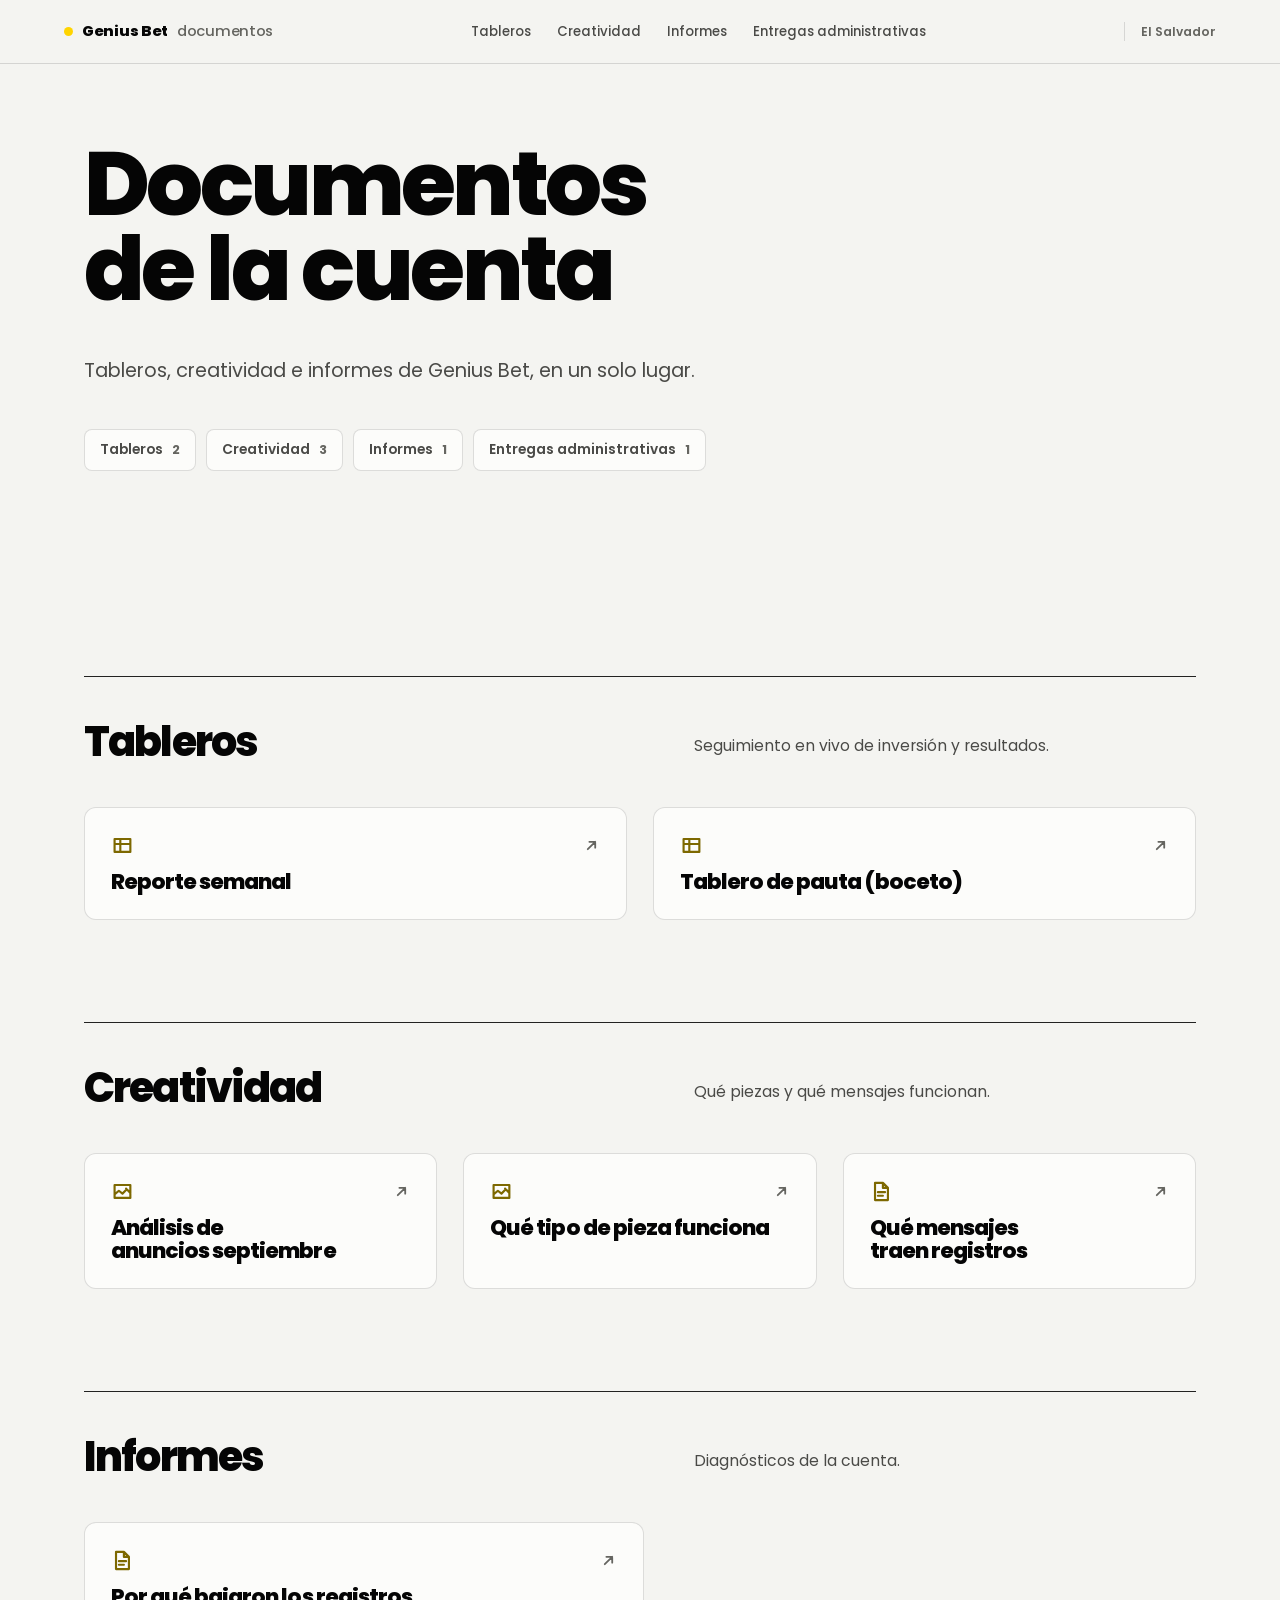
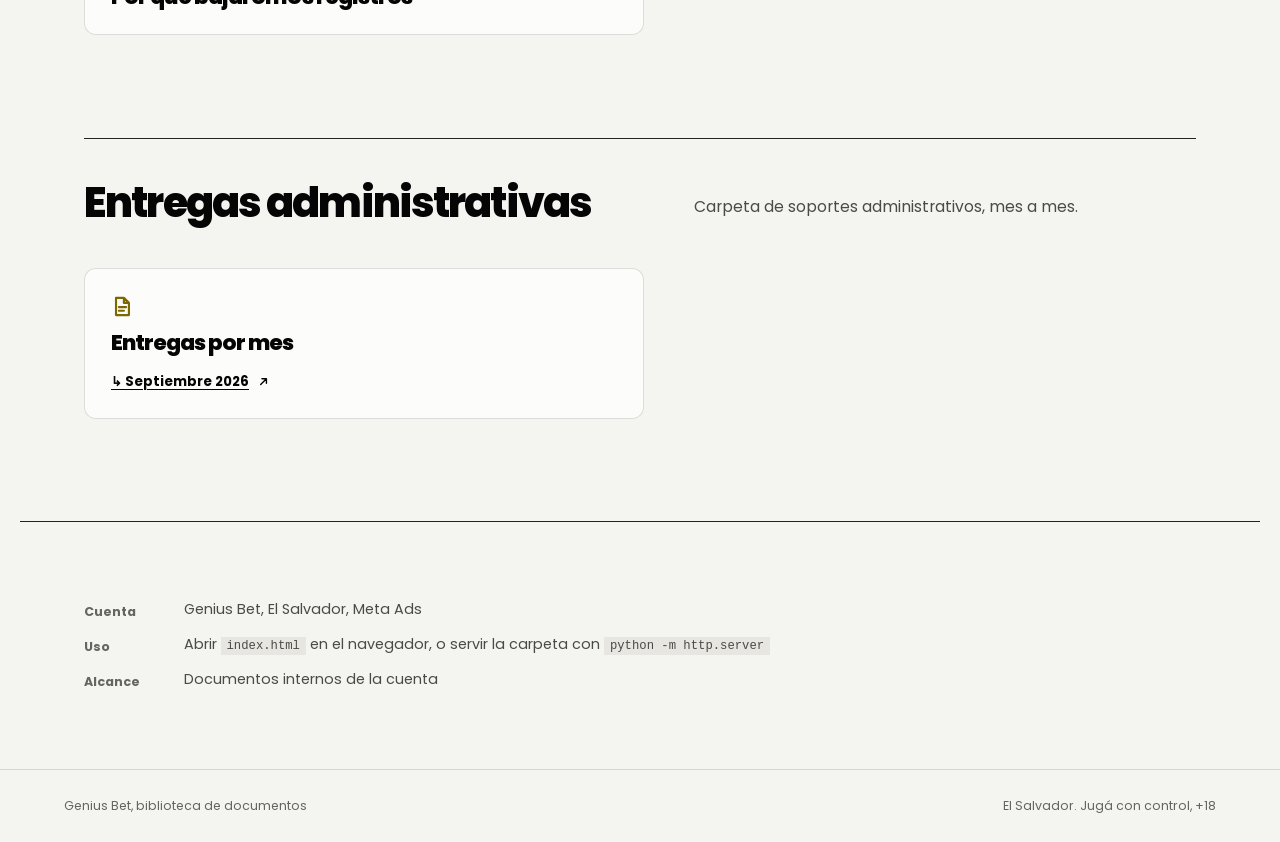
<file: index.html>
<!doctype html>
<html lang="es">
<head>
  <meta charset="utf-8">
  <meta name="viewport" content="width=device-width, initial-scale=1">
  <meta name="description" content="Índice de los documentos y tableros de la cuenta Genius Bet El Salvador.">
  <meta name="robots" content="noindex, nofollow">
  <meta name="theme-color" content="#f4f4f1">
  <title>Genius Bet | Informes</title>
  <link rel="preconnect" href="https://fonts.gstatic.com" crossorigin>
  <link rel="stylesheet" href="https://fonts.googleapis.com/css2?family=Poppins:wght@400;500;600;700;800&display=swap">
  <link rel="stylesheet" href="assets/css/adcom.css">
  <script defer src="assets/js/adcom.js"></script>
<link rel="icon" type="image/png" href="[data-uri]">
</head>
<body>
<a class="skip-link" href="#top">Ir a los documentos</a>

<header class="masthead">
  <a class="wordmark" href="index.html"><i></i>Genius Bet <span>documentos</span></a>
  <nav aria-label="Documentos">
    <a href="#tableros">Tableros</a>
    <a href="#creatividad">Creatividad</a>
    <a href="#informes">Informes</a>
    <a href="#entregas">Entregas administrativas</a>
  </nav>
  <span class="stamp">El Salvador</span>
</header>

<main id="top">

<section class="opening wrap">
  <h1>Documentos de la cuenta</h1>
  <p class="lede">Tableros, creatividad e informes de Genius Bet, en un solo lugar.</p>
  <nav class="categorias" aria-label="Categorías de documentos">
    <a href="#tableros">Tableros <b>2</b></a>
    <a href="#creatividad">Creatividad <b>3</b></a>
    <a href="#informes">Informes <b>1</b></a>
    <a href="#entregas">Entregas administrativas <b>1</b></a>
  </nav>
</section>

<section class="grupo wrap" id="tableros">
  <div class="grupo-head">
    <h2>Tableros</h2>
    <p>Seguimiento en vivo de inversión y resultados.</p>
  </div>

  <div class="shelf">
    <a class="card card-breve" href="https://datastudio.google.com/u/0/reporting/2e043525-486a-42ec-94ba-a58e5b753c52/page/p_2g19o8791d" target="_blank" rel="noopener">
      <span class="card-top">
        <svg class="ico ico-lg" aria-hidden="true"><use href="#i-tabla"></use></svg>
        <svg class="ico" aria-hidden="true"><use href="#i-abrir"></use></svg>
      </span>
      <h3>Reporte semanal</h3>
    </a>
    <a class="card card-breve" href="tableros/tablero-pauta.html">
      <span class="card-top">
        <svg class="ico ico-lg" aria-hidden="true"><use href="#i-tabla"></use></svg>
        <svg class="ico" aria-hidden="true"><use href="#i-abrir"></use></svg>
      </span>
      <h3>Tablero de pauta (boceto)</h3>
    </a>
  </div>
</section>

<section class="grupo wrap" id="creatividad">
  <div class="grupo-head">
    <h2>Creatividad</h2>
    <p>Qué piezas y qué mensajes funcionan.</p>
  </div>

  <div class="shelf">
    <a class="card card-breve" href="informes/top-piezas-ago-sep-2026.html">
      <span class="card-top">
        <svg class="ico ico-lg" aria-hidden="true"><use href="#i-pieza"></use></svg>
        <svg class="ico" aria-hidden="true"><use href="#i-abrir"></use></svg>
      </span>
      <h3>Análisis de anuncios septiembre</h3>
    </a>
    <a class="card card-breve" href="creatividad/tipos-de-pieza.html">
      <span class="card-top">
        <svg class="ico ico-lg" aria-hidden="true"><use href="#i-pieza"></use></svg>
        <svg class="ico" aria-hidden="true"><use href="#i-abrir"></use></svg>
      </span>
      <h3>Qué tipo de pieza funciona</h3>
    </a>
    <a class="card card-breve" href="informes/informe-creativo.html">
      <span class="card-top">
        <svg class="ico ico-lg" aria-hidden="true"><use href="#i-documento"></use></svg>
        <svg class="ico" aria-hidden="true"><use href="#i-abrir"></use></svg>
      </span>
      <h3>Qué mensajes traen registros</h3>
    </a>
  </div>
</section>

<section class="grupo wrap" id="informes">
  <div class="grupo-head">
    <h2>Informes</h2>
    <p>Diagnósticos de la cuenta.</p>
  </div>

  <div class="shelf">
    <a class="card card-breve" href="informes/diagnostico-agosto-2026.html">
      <span class="card-top">
        <svg class="ico ico-lg" aria-hidden="true"><use href="#i-documento"></use></svg>
        <svg class="ico" aria-hidden="true"><use href="#i-abrir"></use></svg>
      </span>
      <h3>Por qué bajaron los registros</h3>
    </a>
  </div>
</section>

<section class="grupo wrap" id="entregas">
  <div class="grupo-head">
    <h2>Entregas administrativas</h2>
    <p>Carpeta de soportes administrativos, mes a mes.</p>
  </div>

  <div class="shelf">
    <div class="card card-breve">
      <span class="card-top">
        <svg class="ico ico-lg" aria-hidden="true"><use href="#i-documento"></use></svg>
      </span>
      <h3>Entregas por mes</h3>
      <!-- Agregar cada mes nuevo arriba, con el mismo formato -->
      <a class="go" href="https://drive.google.com/drive/folders/1Ci7gz_NBuNJlApWq-saUf5ZEnRgIocOe?usp=sharing" target="_blank" rel="noopener">
        ↳ Septiembre 2026
        <svg class="ico" aria-hidden="true"><use href="#i-abrir"></use></svg>
      </a>
    </div>
  </div>
</section>

<section class="colophon wrap">
  <dl>
    <dt>Cuenta</dt><dd>Genius Bet, El Salvador, Meta Ads</dd>
    <dt>Uso</dt>
    <dd>Abrir <code>index.html</code> en el navegador, o servir la carpeta con
    <code>python -m http.server</code></dd>
    <dt>Alcance</dt>
    <dd>Documentos internos de la cuenta</dd>
  </dl>
</section>

</main>

<footer class="footer">
  <span>Genius Bet, biblioteca de documentos</span>
  <span>El Salvador. Jugá con control, +18</span>
</footer>

</body>
</html>
</file>
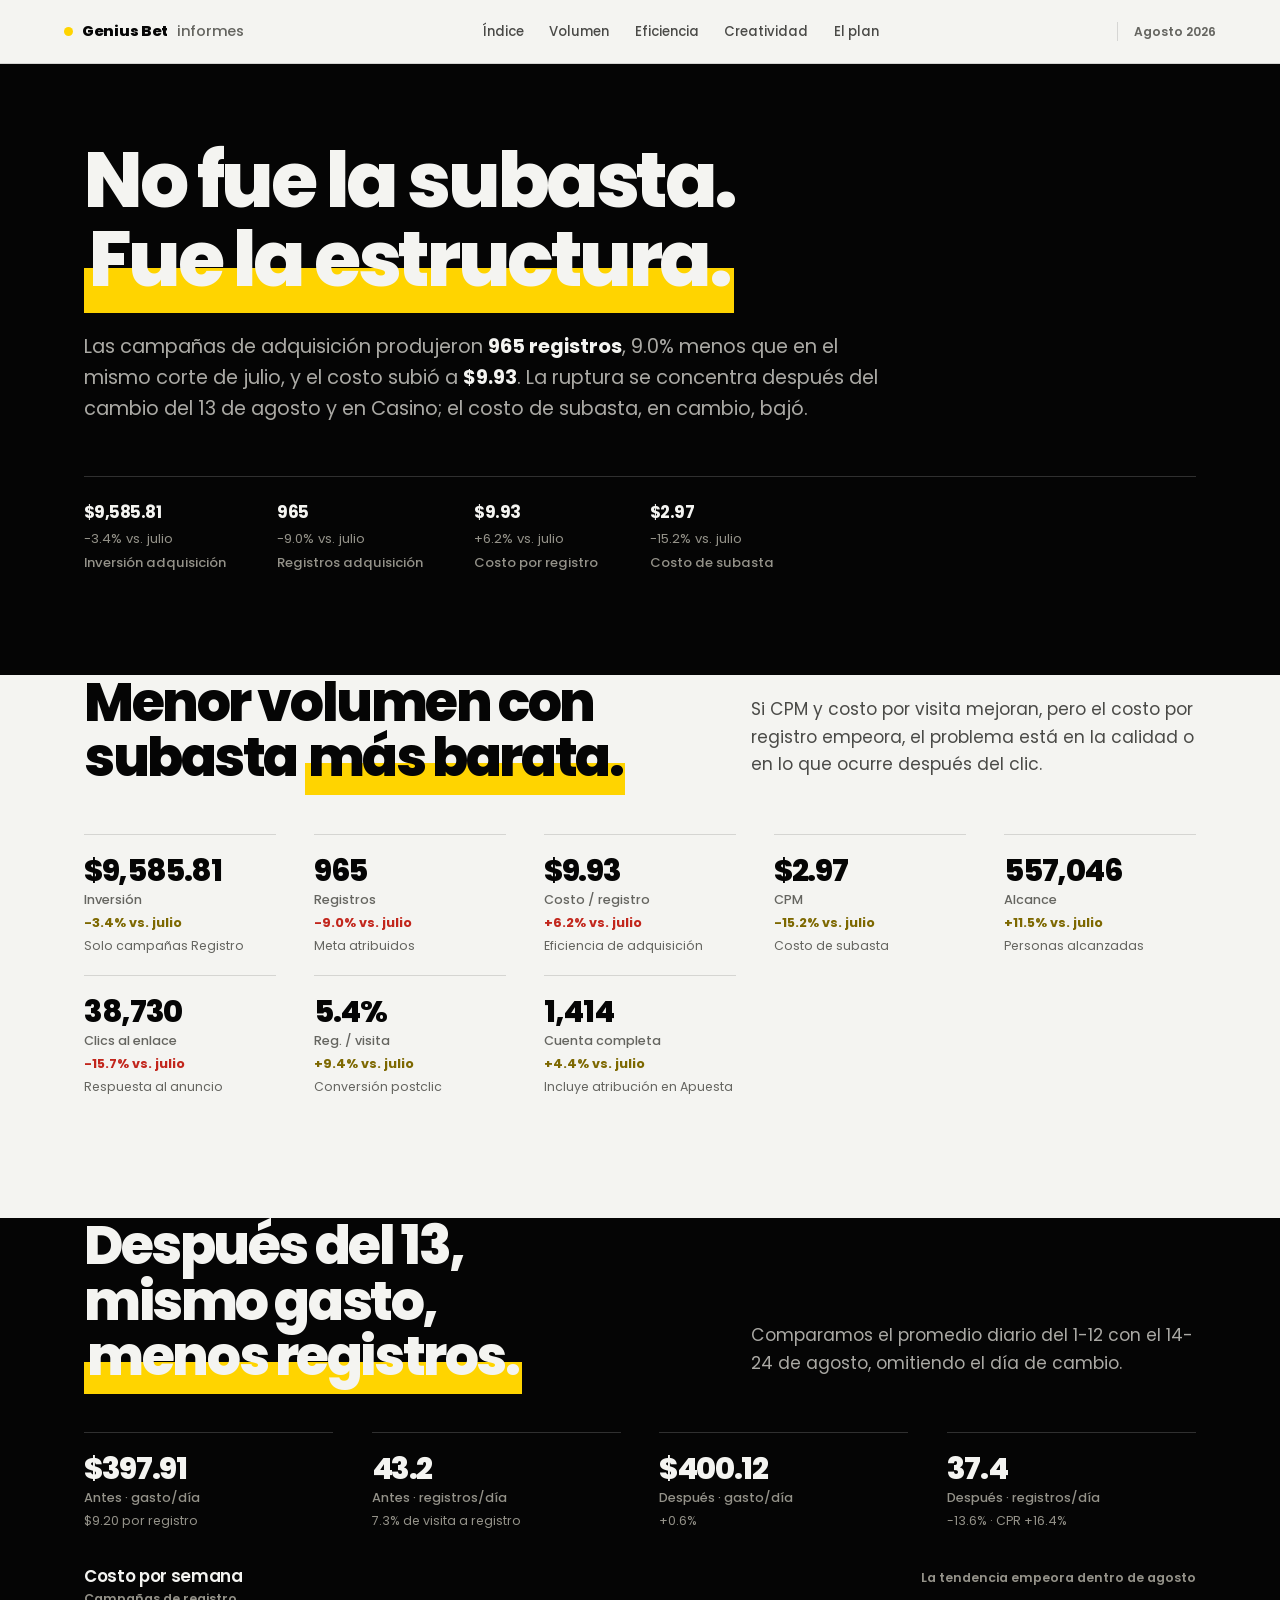
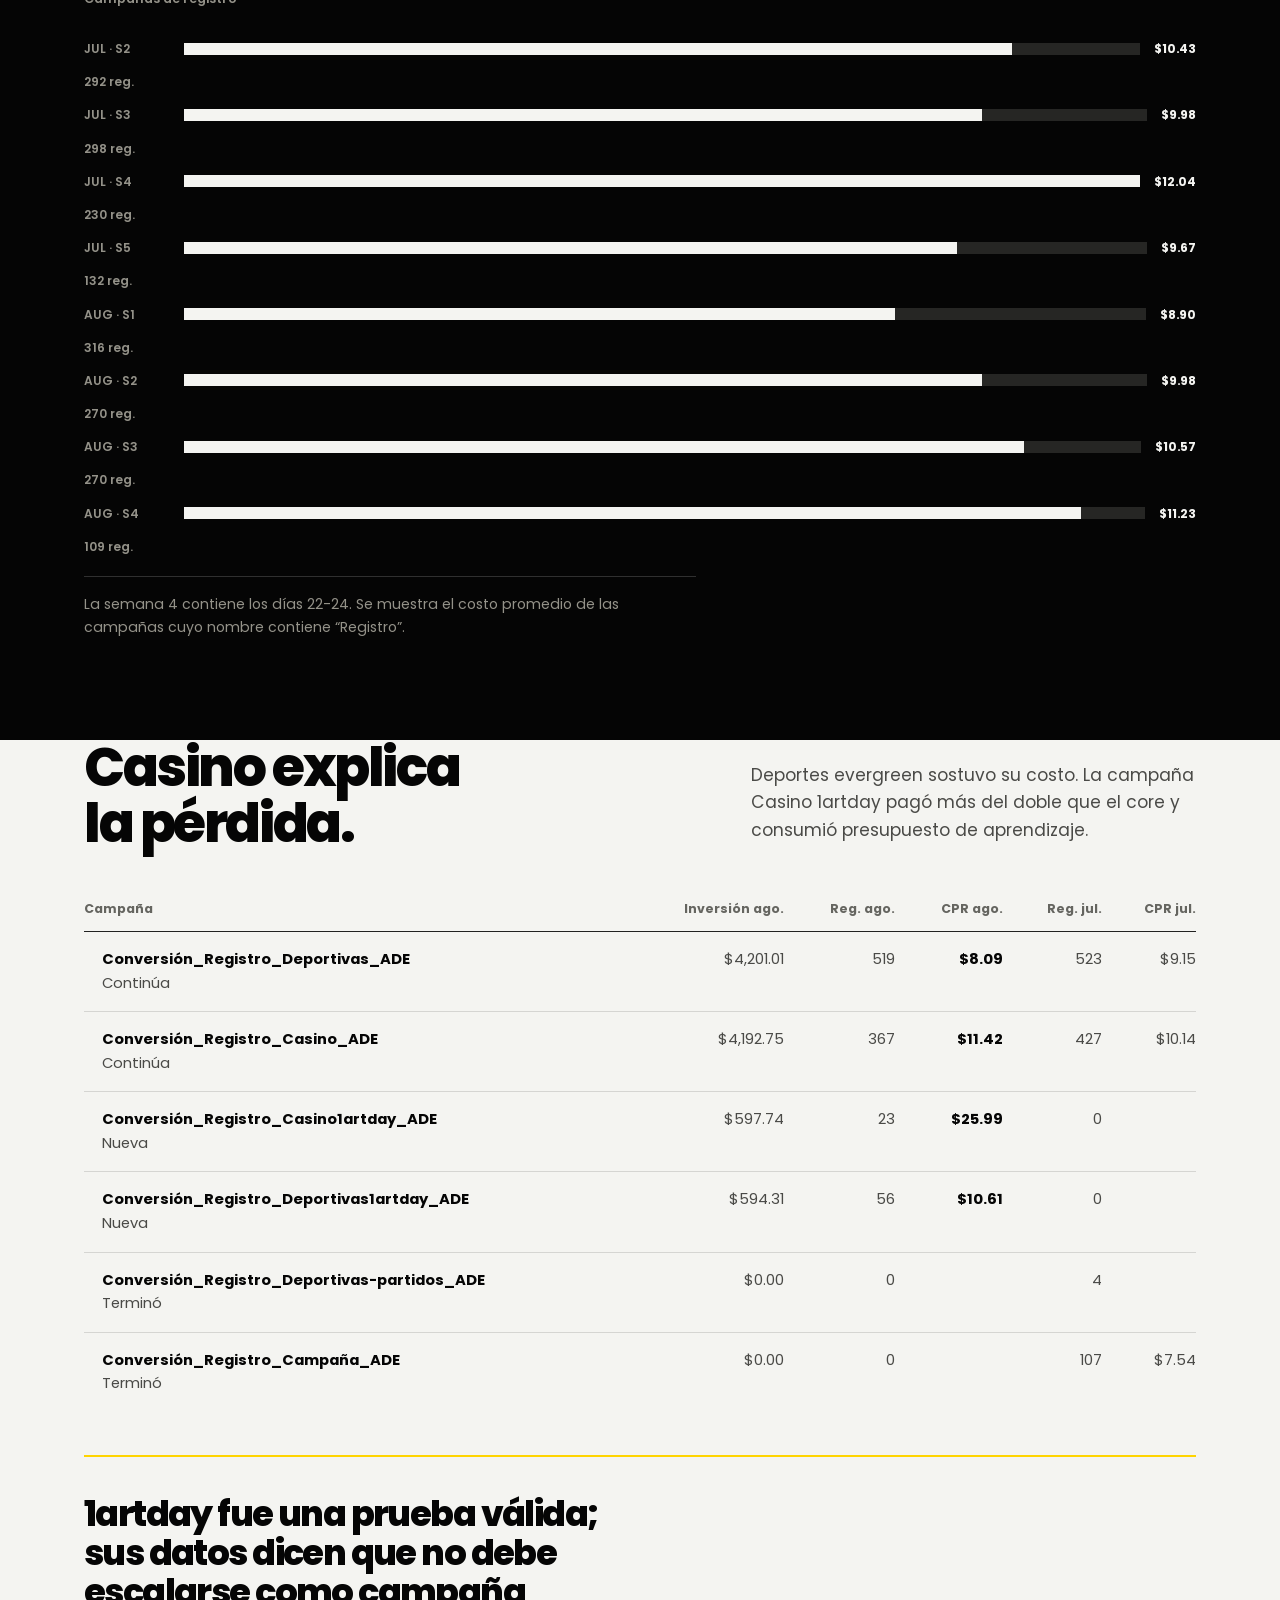
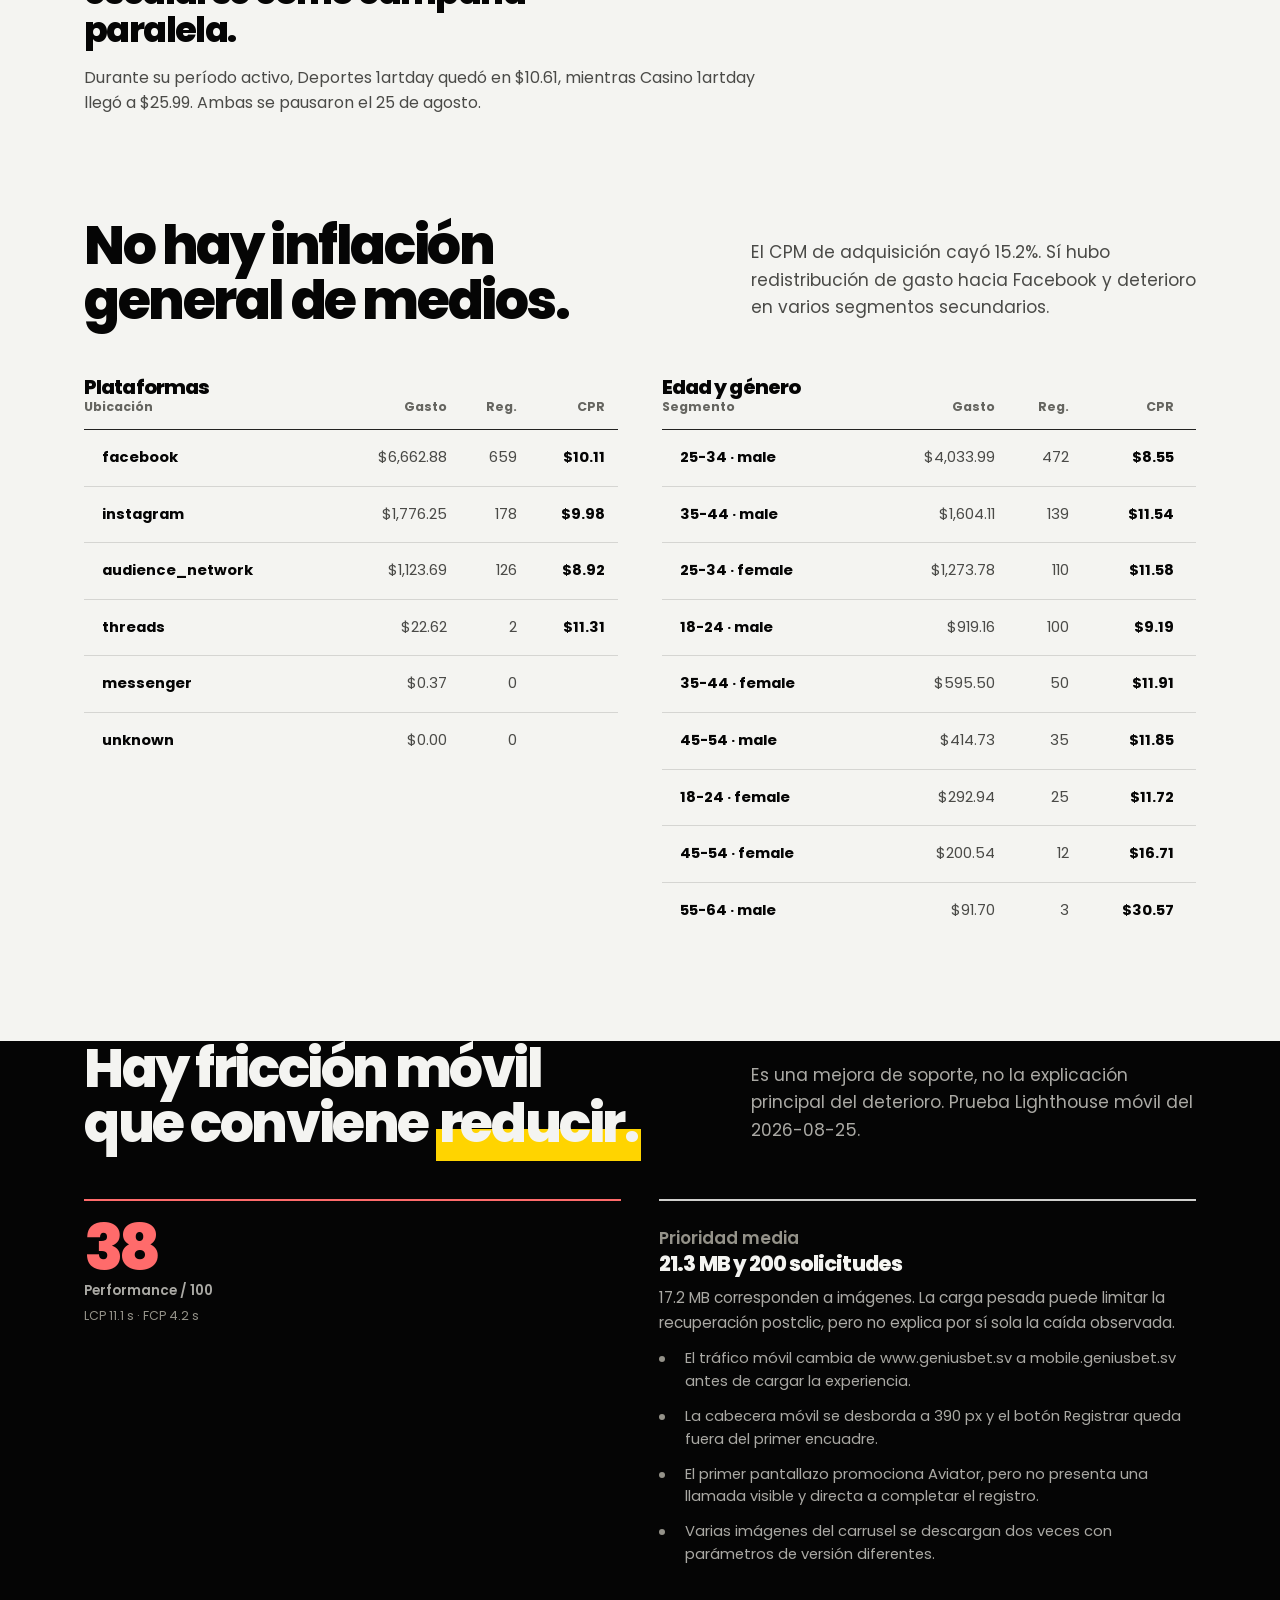
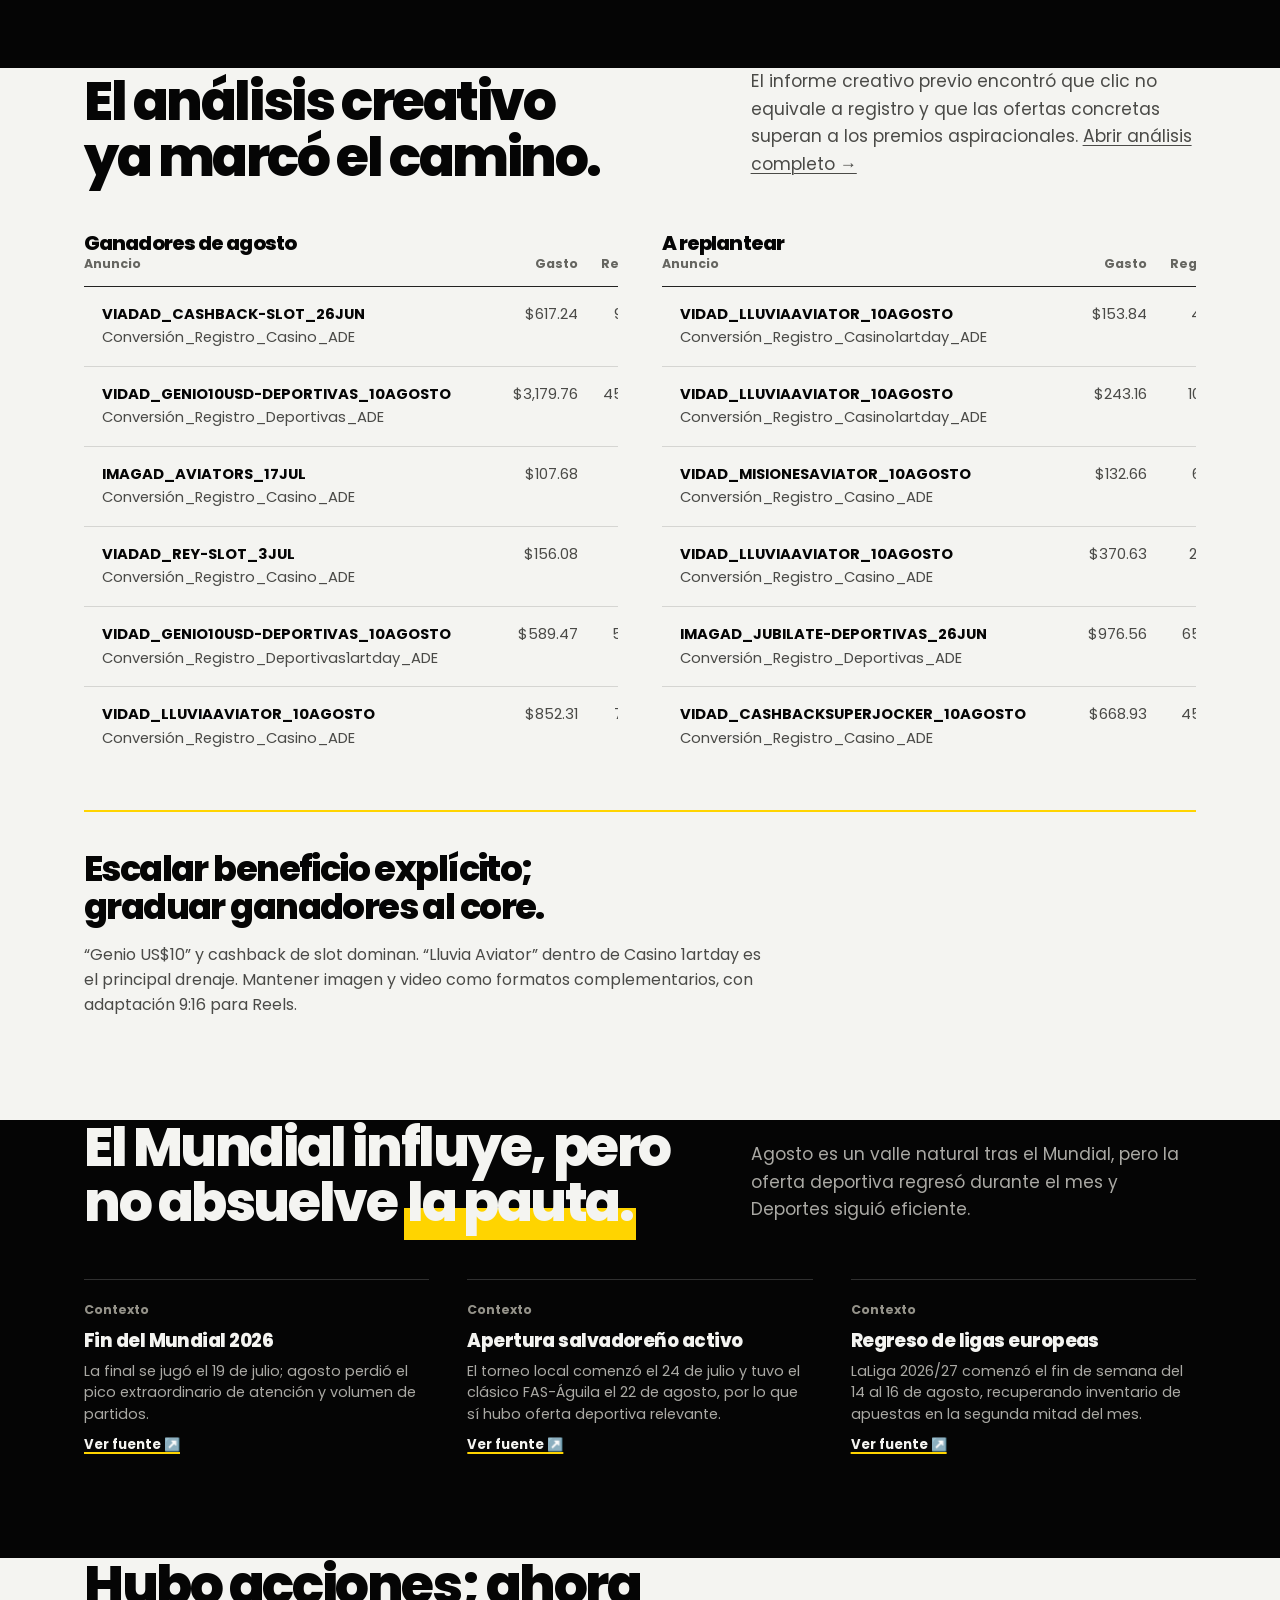
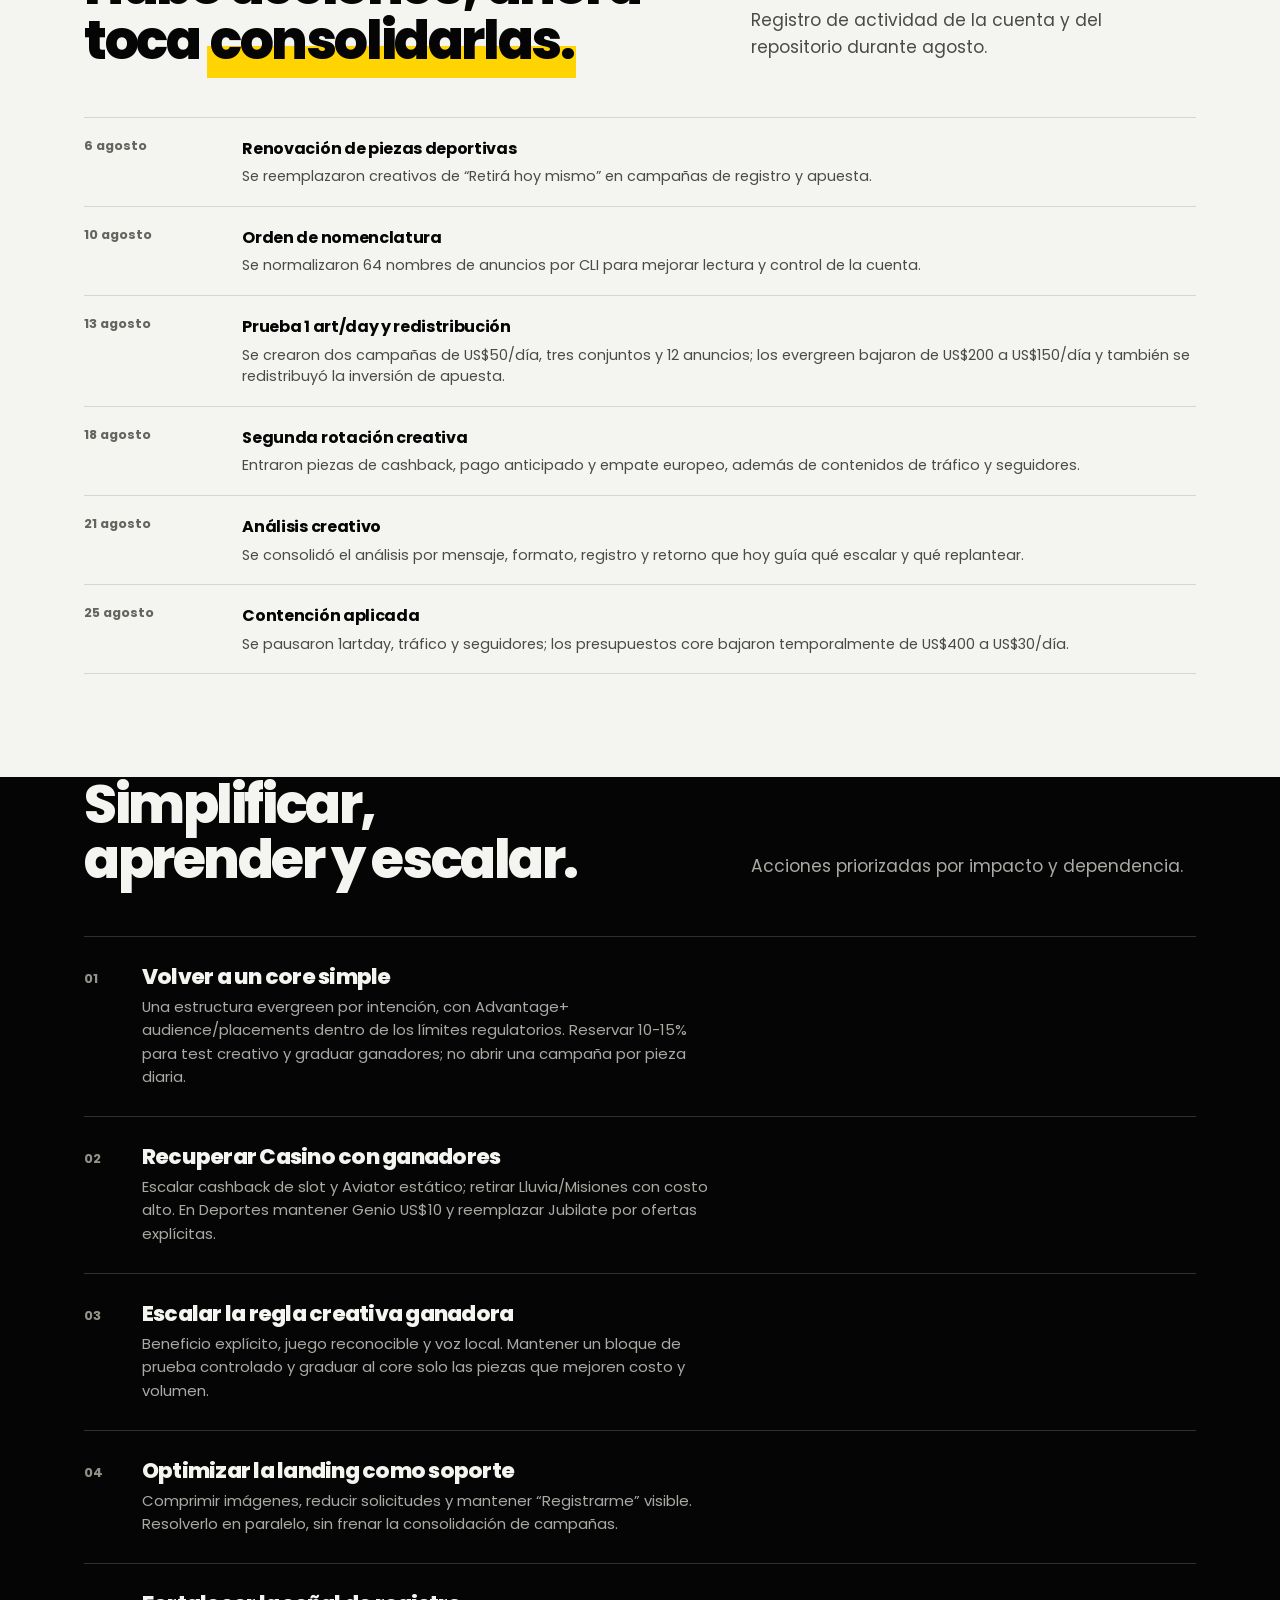
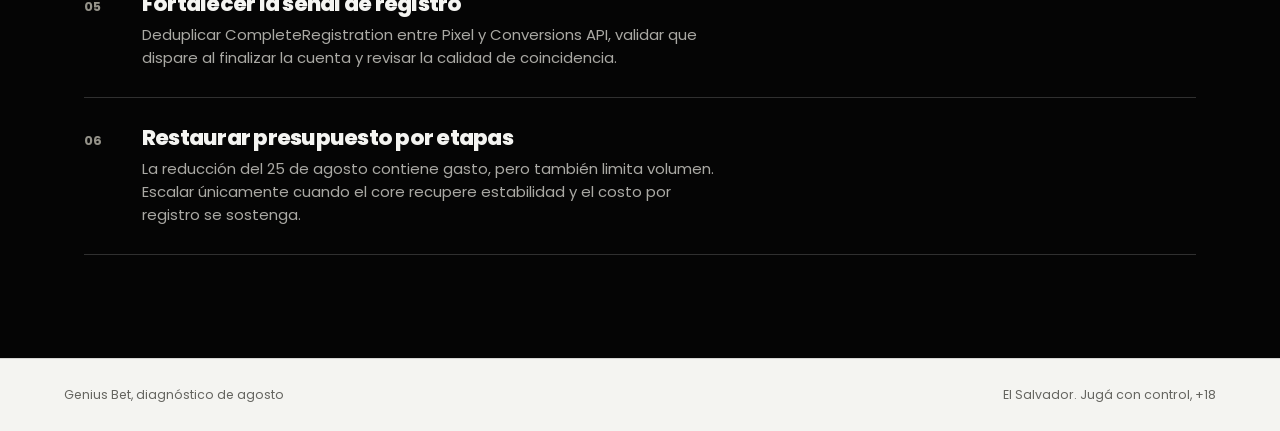
<file: informes/diagnostico-agosto-2026.html>
<!doctype html>
<html lang="es">
<head>
  <meta charset="utf-8">
  <meta name="viewport" content="width=device-width, initial-scale=1">
  <meta name="description" content="Por qué bajaron los registros en agosto.">
  <meta name="robots" content="noindex, nofollow">
  <meta name="theme-color" content="#f4f4f1">
  <title>Genius Bet | Diagnóstico de agosto 2026</title>
<link rel="stylesheet" href="../assets/css/adcom-tokens.css">
  <link rel="preconnect" href="https://fonts.gstatic.com" crossorigin>
  <link rel="stylesheet" href="https://fonts.googleapis.com/css2?family=Poppins:wght@400;500;600;700;800&display=swap">
  <link rel="stylesheet" href="../styles.css">
<link rel="icon" type="image/png" href="[data-uri]">
</head>
<body>

<a class="skip-link" href="#diagnostico">Saltar al diagnóstico</a>
<header class="masthead">
 <a class="wordmark" href="../index.html"><i></i>Genius Bet <span>informes</span></a>
 <nav aria-label="Secciones">
 <a href="../index.html">Índice</a>
 <a href="#volumen">Volumen</a>
 <a href="#eficiencia">Eficiencia</a>
 <a href="#creativo">Creatividad</a>
 <a href="#plan">El plan</a>
 </nav>
 <span class="stamp">Agosto 2026</span>
</header>
<main>
<section class="s-dark diag-hero">
 <div class="inner">
 <h1>No fue la subasta. <em>Fue la estructura.</em></h1>
 <p class="hero-lead">Las campañas de adquisición produjeron <b>965 registros</b>, 9.0% menos que en el mismo corte de julio, y el costo subió a <b>$9.93</b>. La ruptura se concentra después del cambio del 13 de agosto y en Casino; el costo de subasta, en cambio, bajó.</p>
 <dl class="hero-stats">
 <div><dt>Inversión adquisición</dt><dd>$9,585.81<small>-3.4% vs. julio</small></dd></div>
 <div><dt>Registros adquisición</dt><dd>965<small>-9.0% vs. julio</small></dd></div>
 <div><dt>Costo por registro</dt><dd>$9.93<small>+6.2% vs. julio</small></dd></div>
 <div><dt>Costo de subasta</dt><dd>$2.97<small>-15.2% vs. julio</small></dd></div>
 </dl>
 </div>
</section>

<section class="s-light" id="diagnostico">
 <div class="inner">
 <div class="s-head"><div><h2>Menor volumen con subasta <em>más barata.</em></h2></div><p>Si CPM y costo por visita mejoran, pero el costo por registro empeora, el problema está en la calidad o en lo que ocurre después del clic.</p></div>
 <div class="metric-grid">
 <div class="metric-card"><span>Inversión</span><strong>$9,585.81</strong><b class="delta good">-3.4% vs. julio</b><small>Solo campañas Registro</small></div>
 <div class="metric-card"><span>Registros</span><strong>965</strong><b class="delta bad">-9.0% vs. julio</b><small>Meta atribuidos</small></div>
 <div class="metric-card"><span>Costo / registro</span><strong>$9.93</strong><b class="delta bad">+6.2% vs. julio</b><small>Eficiencia de adquisición</small></div>
 <div class="metric-card"><span>CPM</span><strong>$2.97</strong><b class="delta good">-15.2% vs. julio</b><small>Costo de subasta</small></div>
 <div class="metric-card"><span>Alcance</span><strong>557,046</strong><b class="delta good">+11.5% vs. julio</b><small>Personas alcanzadas</small></div>
 <div class="metric-card"><span>Clics al enlace</span><strong>38,730</strong><b class="delta bad">-15.7% vs. julio</b><small>Respuesta al anuncio</small></div>
 <div class="metric-card"><span>Reg. / visita</span><strong>5.4%</strong><b class="delta good">+9.4% vs. julio</b><small>Conversión postclic</small></div>
 <div class="metric-card"><span>Cuenta completa</span><strong>1,414</strong><b class="delta good">+4.4% vs. julio</b><small>Incluye atribución en Apuesta</small></div>
 </div>
 </div>
</section>

<section class="s-dark">
 <div class="inner">
 <div class="s-head"><div><h2>Después del 13, mismo gasto, <em>menos registros.</em></h2></div><p>Comparamos el promedio diario del 1-12 con el 14-24 de agosto, omitiendo el día de cambio.</p></div>
 <div class="flow">
 <div><span>Antes · gasto/día</span><strong>$397.91</strong><small>$9.20 por registro</small></div>
 <div><span>Antes · registros/día</span><strong>43.2</strong><small>7.3% de visita a registro</small></div>
 <div><span>Después · gasto/día</span><strong>$400.12</strong><small>+0.6%</small></div>
 <div><span>Después · registros/día</span><strong>37.4</strong><small>-13.6% · CPR +16.4%</small></div>
 </div>
 <div class="chart" style="margin-top:18px"><div class="chart-top"><div><span class="chart-kicker">Campañas de registro</span><h3>Costo por semana</h3></div><span class="chart-hint">La tendencia empeora dentro de agosto</span></div><div class="week-list"><div class="week-row"><span>JUL · S2</span><div class="week-track"><i style="width:86.6%"></i></div><strong>$10.43</strong><small>292 reg.</small></div><div class="week-row"><span>JUL · S3</span><div class="week-track"><i style="width:82.9%"></i></div><strong>$9.98</strong><small>298 reg.</small></div><div class="week-row"><span>JUL · S4</span><div class="week-track"><i style="width:100.0%"></i></div><strong>$12.04</strong><small>230 reg.</small></div><div class="week-row"><span>JUL · S5</span><div class="week-track"><i style="width:80.3%"></i></div><strong>$9.67</strong><small>132 reg.</small></div><div class="week-row"><span>AUG · S1</span><div class="week-track"><i style="width:73.9%"></i></div><strong>$8.90</strong><small>316 reg.</small></div><div class="week-row"><span>AUG · S2</span><div class="week-track"><i style="width:82.9%"></i></div><strong>$9.98</strong><small>270 reg.</small></div><div class="week-row"><span>AUG · S3</span><div class="week-track"><i style="width:87.7%"></i></div><strong>$10.57</strong><small>270 reg.</small></div><div class="week-row"><span>AUG · S4</span><div class="week-track"><i style="width:93.3%"></i></div><strong>$11.23</strong><small>109 reg.</small></div></div><p class="chart-foot">La semana 4 contiene los días 22-24. Se muestra el costo promedio de las campañas cuyo nombre contiene “Registro”.</p></div>
 </div>
</section>

<section class="s-light">
 <div class="inner">
 <div class="s-head"><div><h2>Casino explica la pérdida.</h2></div><p>Deportes evergreen sostuvo su costo. La campaña Casino 1artday pagó más del doble que el core y consumió presupuesto de aprendizaje.</p></div>
 <div class="table-wrap"><table><thead><tr><th>Campaña</th><th>Inversión ago.</th><th>Reg. ago.</th><th>CPR ago.</th><th>Reg. jul.</th><th>CPR jul.</th></tr></thead><tbody><tr><td><b>Conversión_Registro_Deportivas_ADE</b><br><span class='table-sub'>Continúa</span></td><td>$4,201.01</td><td>519</td><td><b>$8.09</b></td><td>523</td><td>$9.15</td></tr><tr><td><b>Conversión_Registro_Casino_ADE</b><br><span class='table-sub'>Continúa</span></td><td>$4,192.75</td><td>367</td><td><b>$11.42</b></td><td>427</td><td>$10.14</td></tr><tr><td><b>Conversión_Registro_Casino1artday_ADE</b><br><span class='table-sub'>Nueva</span></td><td>$597.74</td><td>23</td><td><b>$25.99</b></td><td>0</td><td> </td></tr><tr><td><b>Conversión_Registro_Deportivas1artday_ADE</b><br><span class='table-sub'>Nueva</span></td><td>$594.31</td><td>56</td><td><b>$10.61</b></td><td>0</td><td> </td></tr><tr><td><b>Conversión_Registro_Deportivas-partidos_ADE</b><br><span class='table-sub'>Terminó</span></td><td>$0.00</td><td>0</td><td><b> </b></td><td>4</td><td> </td></tr><tr><td><b>Conversión_Registro_Campaña_ADE</b><br><span class='table-sub'>Terminó</span></td><td>$0.00</td><td>0</td><td><b> </b></td><td>107</td><td>$7.54</td></tr></tbody></table></div>
 <div class="quote"><p>1artday fue una prueba válida; sus datos dicen que no debe escalarse como campaña paralela.</p><p class="sub">Durante su período activo, Deportes 1artday quedó en $10.61, mientras Casino 1artday llegó a $25.99. Ambas se pausaron el 25 de agosto.</p></div>
 </div>
</section>

<section class="s-light">
 <div class="inner">
 <div class="s-head"><div><h2>No hay inflación general de medios.</h2></div><p>El CPM de adquisición cayó 15.2%. Sí hubo redistribución de gasto hacia Facebook y deterioro en varios segmentos secundarios.</p></div>
 <div class="duo">
 <div><h3>Plataformas</h3><div class="table-wrap"><table><thead><tr><th>Ubicación</th><th>Gasto</th><th>Reg.</th><th>CPR</th><th>Δ CPR</th></tr></thead><tbody><tr><td><b>facebook</b></td><td>$6,662.88</td><td>659</td><td><b>$10.11</b></td><td><span class='delta bad'>+13.5%</span></td></tr><tr><td><b>instagram</b></td><td>$1,776.25</td><td>178</td><td><b>$9.98</b></td><td><span class='delta bad'>+11.2%</span></td></tr><tr><td><b>audience_network</b></td><td>$1,123.69</td><td>126</td><td><b>$8.92</b></td><td><span class='delta good'>-13.9%</span></td></tr><tr><td><b>threads</b></td><td>$22.62</td><td>2</td><td><b>$11.31</b></td><td><span class='delta bad'>+40.8%</span></td></tr><tr><td><b>messenger</b></td><td>$0.37</td><td>0</td><td><b> </b></td><td><span class='delta bad'>+0.0%</span></td></tr><tr><td><b>unknown</b></td><td>$0.00</td><td>0</td><td><b> </b></td><td><span class='delta bad'>+0.0%</span></td></tr></tbody></table></div></div>
 <div><h3>Edad y género</h3><div class="table-wrap"><table><thead><tr><th>Segmento</th><th>Gasto</th><th>Reg.</th><th>CPR</th><th>Δ CPR</th></tr></thead><tbody><tr><td><b>25-34 · male</b></td><td>$4,033.99</td><td>472</td><td><b>$8.55</b></td><td><span class='delta good'>-5.3%</span></td></tr><tr><td><b>35-44 · male</b></td><td>$1,604.11</td><td>139</td><td><b>$11.54</b></td><td><span class='delta bad'>+18.2%</span></td></tr><tr><td><b>25-34 · female</b></td><td>$1,273.78</td><td>110</td><td><b>$11.58</b></td><td><span class='delta bad'>+10.4%</span></td></tr><tr><td><b>18-24 · male</b></td><td>$919.16</td><td>100</td><td><b>$9.19</b></td><td><span class='delta bad'>+21.3%</span></td></tr><tr><td><b>35-44 · female</b></td><td>$595.50</td><td>50</td><td><b>$11.91</b></td><td><span class='delta bad'>+26.5%</span></td></tr><tr><td><b>45-54 · male</b></td><td>$414.73</td><td>35</td><td><b>$11.85</b></td><td><span class='delta bad'>+2.0%</span></td></tr><tr><td><b>18-24 · female</b></td><td>$292.94</td><td>25</td><td><b>$11.72</b></td><td><span class='delta bad'>+27.3%</span></td></tr><tr><td><b>45-54 · female</b></td><td>$200.54</td><td>12</td><td><b>$16.71</b></td><td><span class='delta bad'>+36.2%</span></td></tr><tr><td><b>55-64 · male</b></td><td>$91.70</td><td>3</td><td><b>$30.57</b></td><td><span class='delta bad'>+327.1%</span></td></tr></tbody></table></div></div>
 </div>
 </div>
</section>

<section class="s-dark" id="landing">
 <div class="inner">
 <div class="s-head"><div><h2>Hay fricción móvil que conviene <em>reducir.</em></h2></div><p>Es una mejora de soporte, no la explicación principal del deterioro. Prueba Lighthouse móvil del 2026-08-25.</p></div>
 <div class="landing-grid">
 <div class="lab-score"><strong>38</strong><span>Performance / 100</span><small>LCP 11.1 s · FCP 4.2 s</small></div>
 <article class="panel"><span class="tag tag-mid">Prioridad media</span><h3>21.3 MB y 200 solicitudes</h3><p>17.2 MB corresponden a imágenes. La carga pesada puede limitar la recuperación postclic, pero no explica por sí sola la caída observada.</p><ul class="audit-list"><li>El tráfico móvil cambia de www.geniusbet.sv a mobile.geniusbet.sv antes de cargar la experiencia.</li><li>La cabecera móvil se desborda a 390 px y el botón Registrar queda fuera del primer encuadre.</li><li>El primer pantallazo promociona Aviator, pero no presenta una llamada visible y directa a completar el registro.</li><li>Varias imágenes del carrusel se descargan dos veces con parámetros de versión diferentes.</li></ul></article>
 </div>
 </div>
</section>

<section class="s-light">
 <div class="inner">
 <div class="s-head"><div><h2>El análisis creativo ya marcó el camino.</h2></div><p>El informe creativo previo encontró que clic no equivale a registro y que las ofertas concretas superan a los premios aspiracionales. <a href="../informes/informe-creativo.html">Abrir análisis completo →</a></p></div>
 <div class="duo">
 <div><h3>Ganadores de agosto</h3><div class="table-wrap"><table><thead><tr><th>Anuncio</th><th>Gasto</th><th>Reg.</th><th>CPR</th></tr></thead><tbody><tr><td><b>VIADAD_CASHBACK-SLOT_26JUN</b><br><span class='table-sub'>Conversión_Registro_Casino_ADE</span></td><td>$617.24</td><td>96</td><td><b>$6.43</b></td></tr><tr><td><b>VIDAD_GENIO10USD-DEPORTIVAS_10AGOSTO</b><br><span class='table-sub'>Conversión_Registro_Deportivas_ADE</span></td><td>$3,179.76</td><td>450</td><td><b>$7.07</b></td></tr><tr><td><b>IMAGAD_AVIATORS_17JUL</b><br><span class='table-sub'>Conversión_Registro_Casino_ADE</span></td><td>$107.68</td><td>15</td><td><b>$7.18</b></td></tr><tr><td><b>VIADAD_REY-SLOT_3JUL</b><br><span class='table-sub'>Conversión_Registro_Casino_ADE</span></td><td>$156.08</td><td>19</td><td><b>$8.21</b></td></tr><tr><td><b>VIDAD_GENIO10USD-DEPORTIVAS_10AGOSTO</b><br><span class='table-sub'>Conversión_Registro_Deportivas1artday_ADE</span></td><td>$589.47</td><td>55</td><td><b>$10.72</b></td></tr><tr><td><b>VIDAD_LLUVIAAVIATOR_10AGOSTO</b><br><span class='table-sub'>Conversión_Registro_Casino_ADE</span></td><td>$852.31</td><td>73</td><td><b>$11.68</b></td></tr></tbody></table></div></div>
 <div><h3>A replantear</h3><div class="table-wrap"><table><thead><tr><th>Anuncio</th><th>Gasto</th><th>Reg.</th><th>CPR</th></tr></thead><tbody><tr><td><b>VIDAD_LLUVIAAVIATOR_10AGOSTO</b><br><span class='table-sub'>Conversión_Registro_Casino1artday_ADE</span></td><td>$153.84</td><td>4</td><td><b>$38.46</b></td></tr><tr><td><b>VIDAD_LLUVIAAVIATOR_10AGOSTO</b><br><span class='table-sub'>Conversión_Registro_Casino1artday_ADE</span></td><td>$243.16</td><td>10</td><td><b>$24.32</b></td></tr><tr><td><b>VIDAD_MISIONESAVIATOR_10AGOSTO</b><br><span class='table-sub'>Conversión_Registro_Casino_ADE</span></td><td>$132.66</td><td>6</td><td><b>$22.11</b></td></tr><tr><td><b>VIDAD_LLUVIAAVIATOR_10AGOSTO</b><br><span class='table-sub'>Conversión_Registro_Casino_ADE</span></td><td>$370.63</td><td>21</td><td><b>$17.65</b></td></tr><tr><td><b>IMAGAD_JUBILATE-DEPORTIVAS_26JUN</b><br><span class='table-sub'>Conversión_Registro_Deportivas_ADE</span></td><td>$976.56</td><td>65</td><td><b>$15.02</b></td></tr><tr><td><b>VIDAD_CASHBACKSUPERJOCKER_10AGOSTO</b><br><span class='table-sub'>Conversión_Registro_Casino_ADE</span></td><td>$668.93</td><td>45</td><td><b>$14.87</b></td></tr></tbody></table></div></div>
 </div>
 <div class="quote"><p>Escalar beneficio explícito; graduar ganadores al core.</p><p class="sub">“Genio US$10” y cashback de slot dominan. “Lluvia Aviator” dentro de Casino 1artday es el principal drenaje. Mantener imagen y video como formatos complementarios, con adaptación 9:16 para Reels.</p></div>
 </div>
</section>

<section class="s-dark">
 <div class="inner"><div class="s-head"><div><h2>El Mundial influye, pero no absuelve <em>la pauta.</em></h2></div><p>Agosto es un valle natural tras el Mundial, pero la oferta deportiva regresó durante el mes y Deportes siguió eficiente.</p></div><div class="context-grid"><article class="context-card"><span>Contexto</span><h3>Fin del Mundial 2026</h3><p>La final se jugó el 19 de julio; agosto perdió el pico extraordinario de atención y volumen de partidos.</p><a href="https://www.fifa.com/en/articles/final-live-watch-teams-tickets" target="_blank" rel="noopener">Ver fuente ↗</a></article><article class="context-card"><span>Contexto</span><h3>Apertura salvadoreño activo</h3><p>El torneo local comenzó el 24 de julio y tuvo el clásico FAS-Águila el 22 de agosto, por lo que sí hubo oferta deportiva relevante.</p><a href="https://www.elsalvador.com/deportes/futbol/primera-division-fesfut-yamil-bukele-club-deportivo-fas-aguila/1284561/2026/" target="_blank" rel="noopener">Ver fuente ↗</a></article><article class="context-card"><span>Contexto</span><h3>Regreso de ligas europeas</h3><p>LaLiga 2026/27 comenzó el fin de semana del 14 al 16 de agosto, recuperando inventario de apuestas en la segunda mitad del mes.</p><a href="https://elpais.com/deportes/futbol/2026-08-13/cuando-empieza-la-liga-202627-fechas-claves-y-calendario-de-la-primera-division.html" target="_blank" rel="noopener">Ver fuente ↗</a></article></div></div>
</section>

<section class="s-light" id="acciones">
 <div class="inner">
 <div class="s-head"><div><h2>Hubo acciones; ahora toca <em>consolidarlas.</em></h2></div><p>Registro de actividad de la cuenta y del repositorio durante agosto.</p></div>
 <ol class="action-log"><li><span class="action-date">6 agosto</span><div><b>Renovación de piezas deportivas</b><p>Se reemplazaron creativos de “Retirá hoy mismo” en campañas de registro y apuesta.</p></div></li><li><span class="action-date">10 agosto</span><div><b>Orden de nomenclatura</b><p>Se normalizaron 64 nombres de anuncios por CLI para mejorar lectura y control de la cuenta.</p></div></li><li><span class="action-date">13 agosto</span><div><b>Prueba 1 art/day y redistribución</b><p>Se crearon dos campañas de US$50/día, tres conjuntos y 12 anuncios; los evergreen bajaron de US$200 a US$150/día y también se redistribuyó la inversión de apuesta.</p></div></li><li><span class="action-date">18 agosto</span><div><b>Segunda rotación creativa</b><p>Entraron piezas de cashback, pago anticipado y empate europeo, además de contenidos de tráfico y seguidores.</p></div></li><li><span class="action-date">21 agosto</span><div><b>Análisis creativo</b><p>Se consolidó el análisis por mensaje, formato, registro y retorno que hoy guía qué escalar y qué replantear.</p></div></li><li><span class="action-date">25 agosto</span><div><b>Contención aplicada</b><p>Se pausaron 1artday, tráfico y seguidores; los presupuestos core bajaron temporalmente de US$400 a US$30/día.</p></div></li></ol>
 </div>
</section>

<section class="s-dark">
 <div class="inner">
 <div class="s-head"><div><h2>Simplificar, aprender y escalar.</h2></div><p>Acciones priorizadas por impacto y dependencia.</p></div>
 <ol class="priority">
 <li><div><b>Volver a un core simple</b><p>Una estructura evergreen por intención, con Advantage+ audience/placements dentro de los límites regulatorios. Reservar 10-15% para test creativo y graduar ganadores; no abrir una campaña por pieza diaria.</p></div></li>
 <li><div><b>Recuperar Casino con ganadores</b><p>Escalar cashback de slot y Aviator estático; retirar Lluvia/Misiones con costo alto. En Deportes mantener Genio US$10 y reemplazar Jubilate por ofertas explícitas.</p></div></li>
 <li><div><b>Escalar la regla creativa ganadora</b><p>Beneficio explícito, juego reconocible y voz local. Mantener un bloque de prueba controlado y graduar al core solo las piezas que mejoren costo y volumen.</p></div></li>
 <li><div><b>Optimizar la landing como soporte</b><p>Comprimir imágenes, reducir solicitudes y mantener “Registrarme” visible. Resolverlo en paralelo, sin frenar la consolidación de campañas.</p></div></li>
 <li><div><b>Fortalecer la señal de registro</b><p>Deduplicar CompleteRegistration entre Pixel y Conversions API, validar que dispare al finalizar la cuenta y revisar la calidad de coincidencia.</p></div></li>
 <li><div><b>Restaurar presupuesto por etapas</b><p>La reducción del 25 de agosto contiene gasto, pero también limita volumen. Escalar únicamente cuando el core recupere estabilidad y el costo por registro se sostenga.</p></div></li>
 </ol>
 </div>
</section>
</main>
<footer class="footer"><span>Genius Bet, diagnóstico de agosto</span><span>El Salvador. Jugá con control, +18</span></footer>

</body>
</html>
</file>
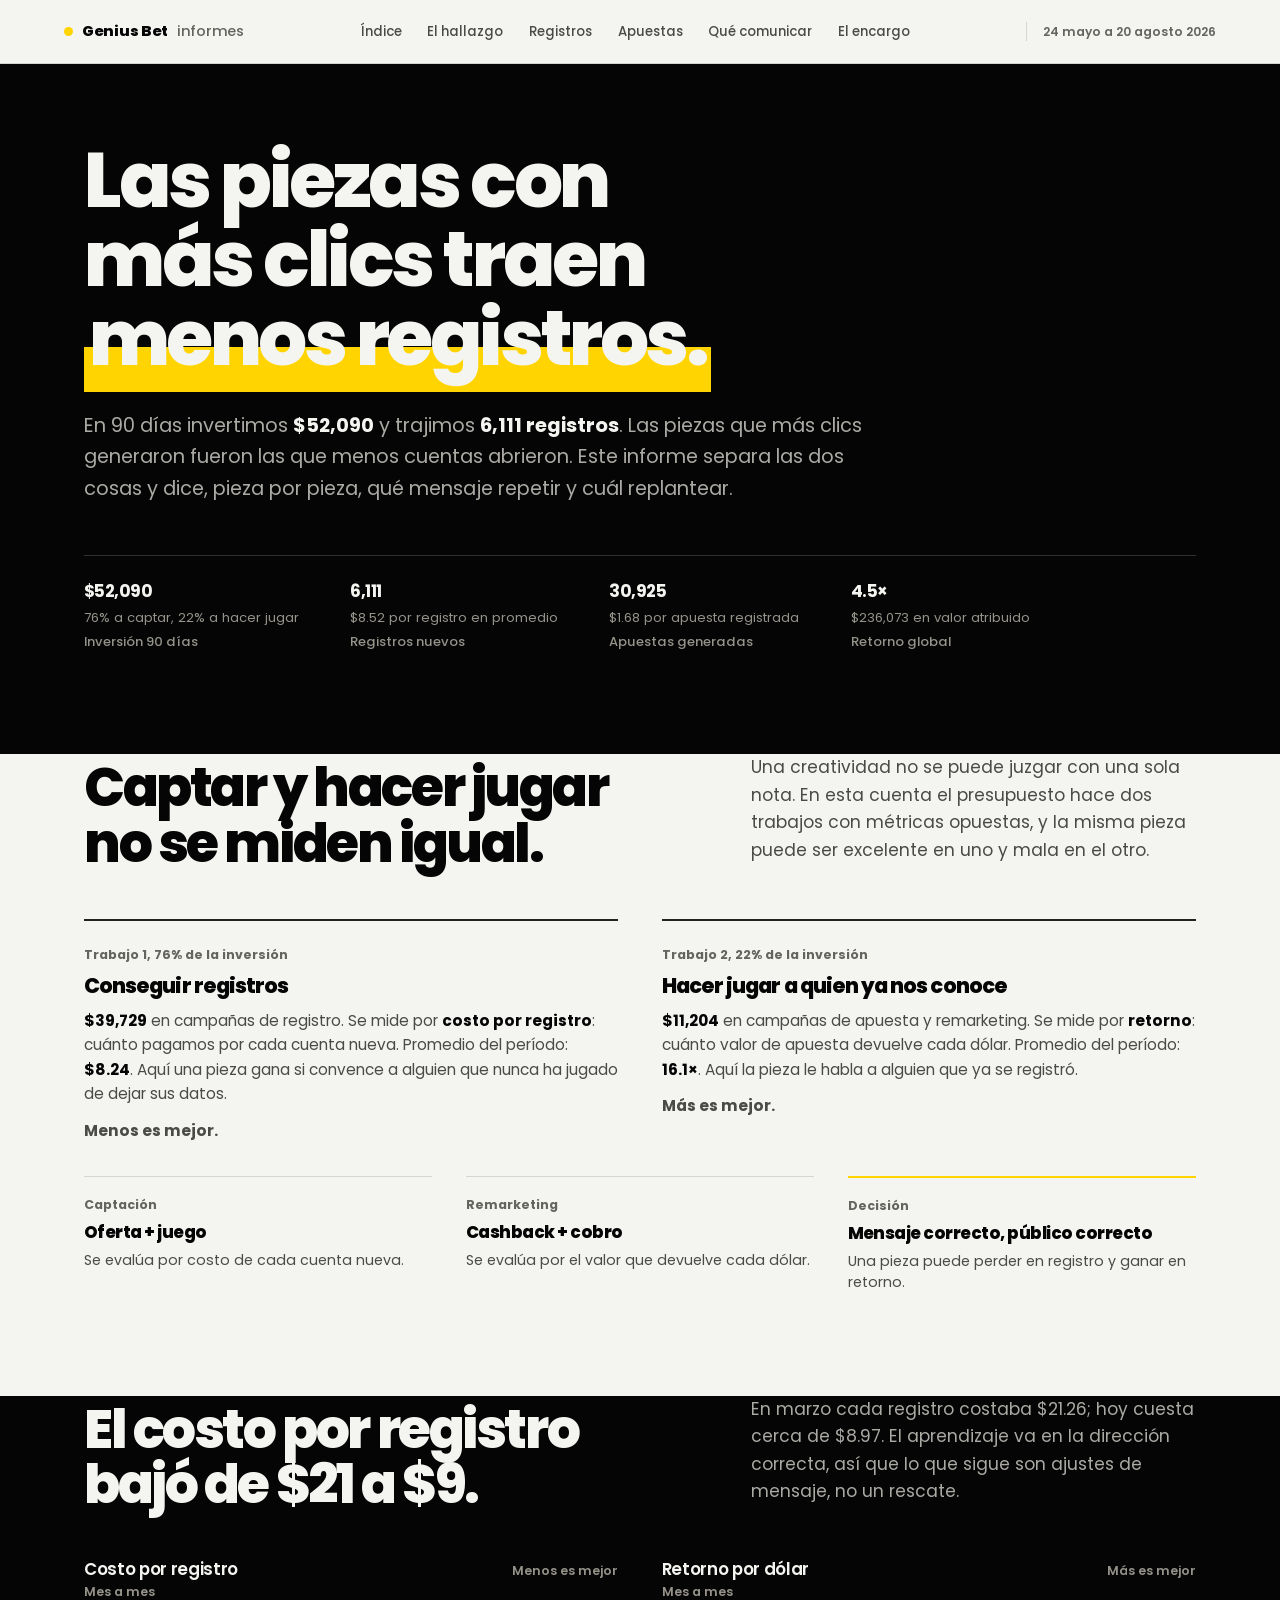
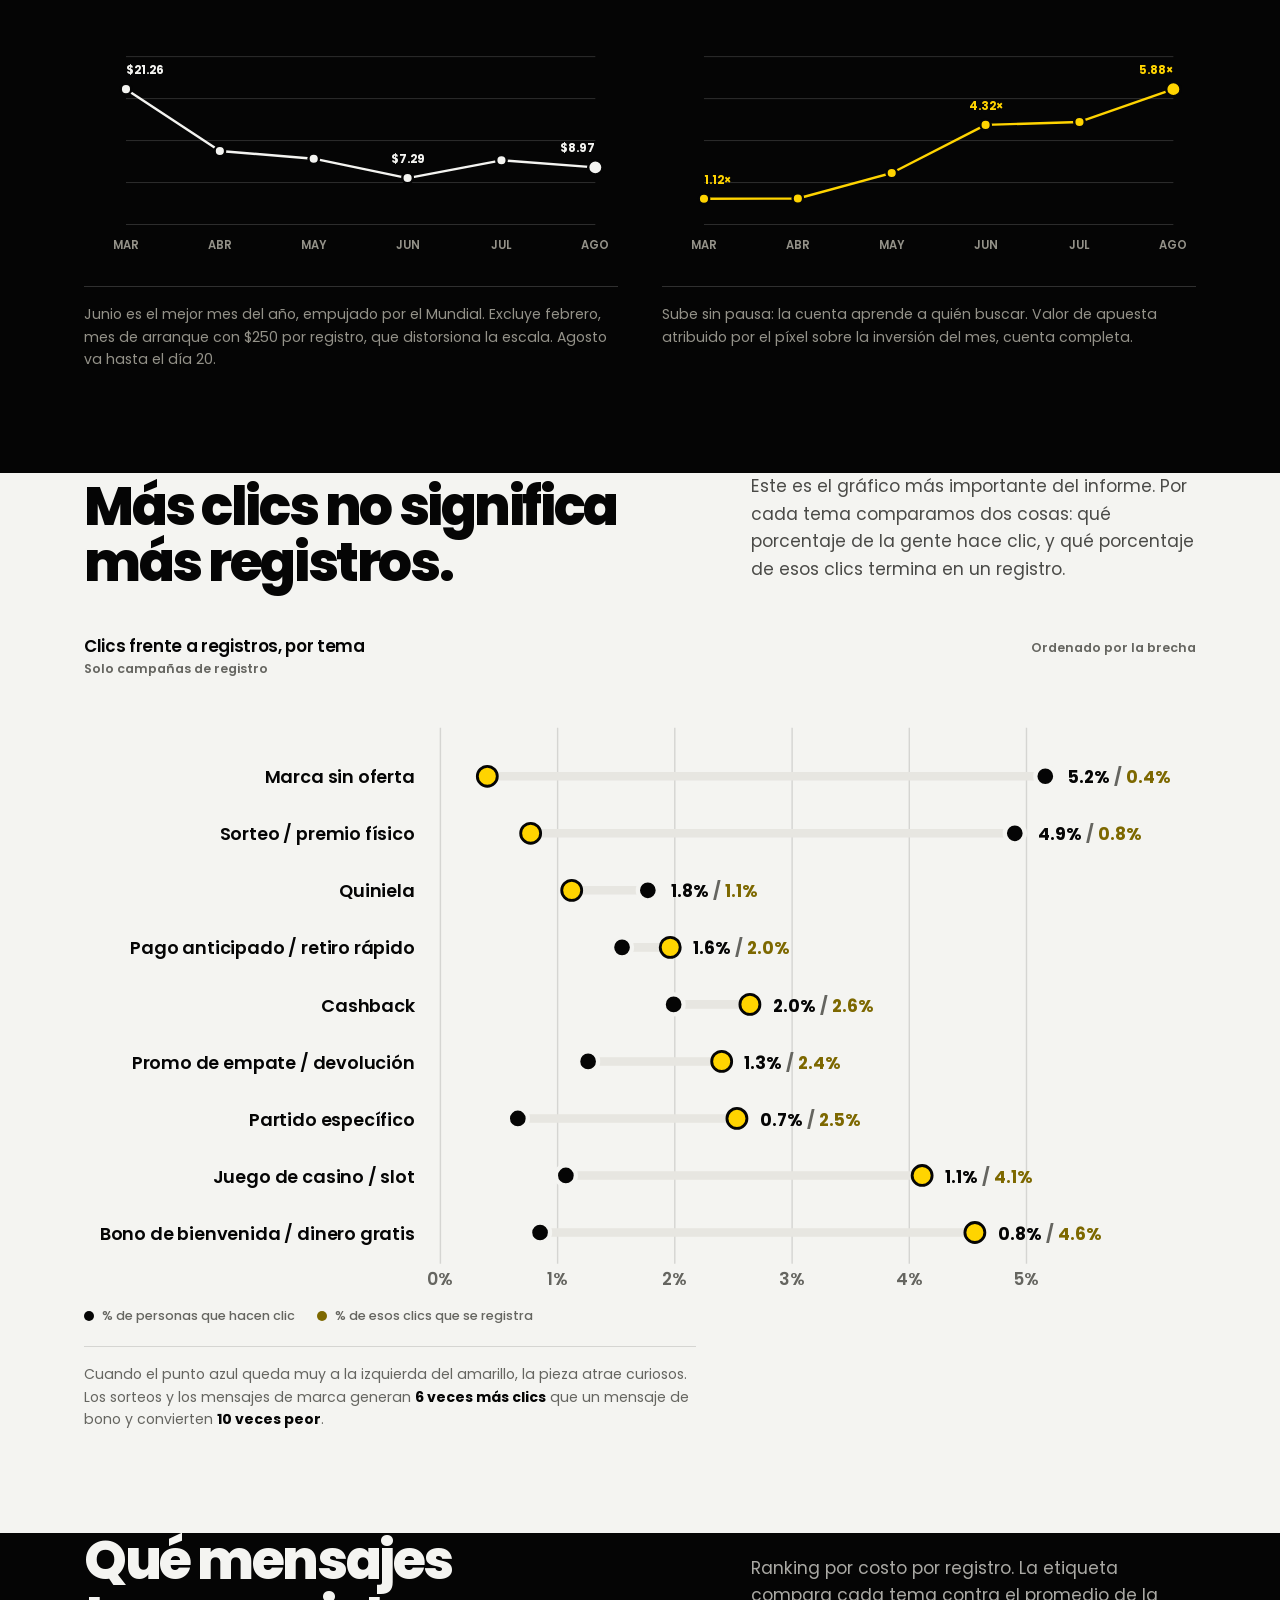
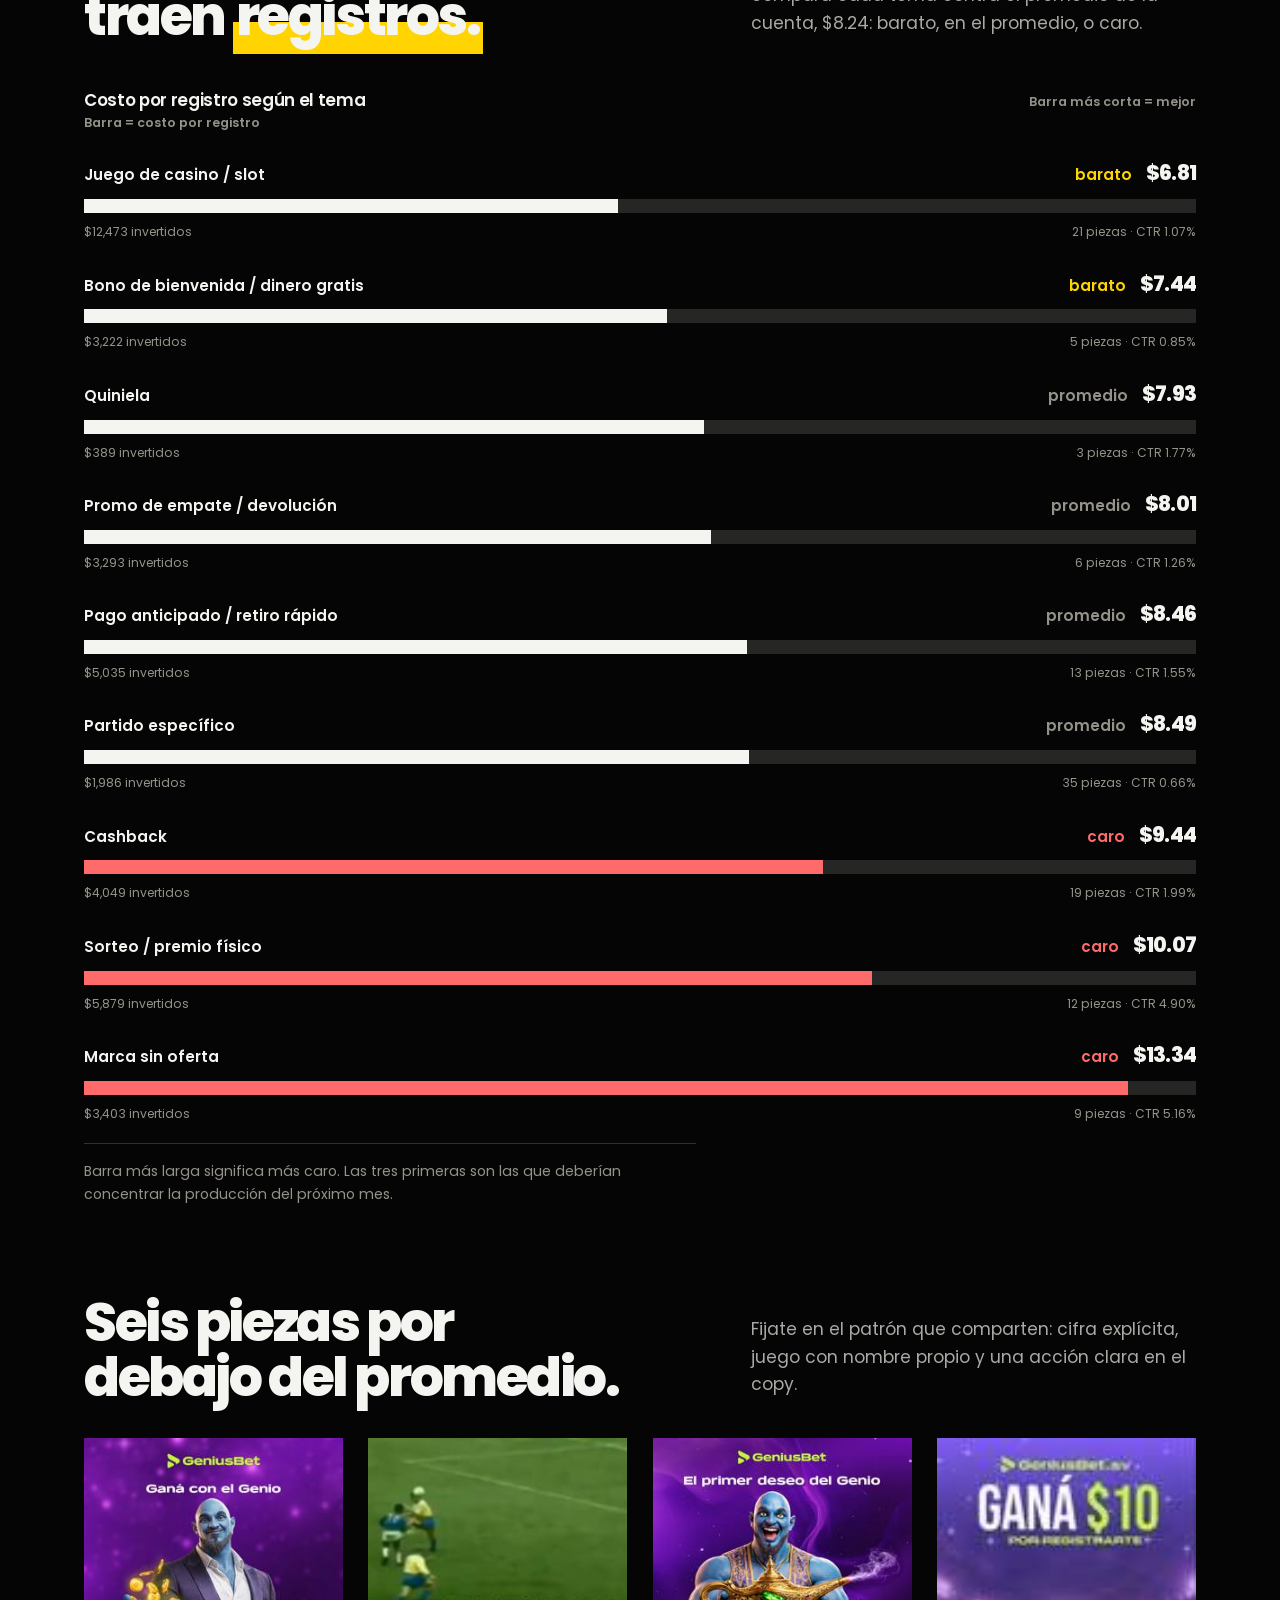
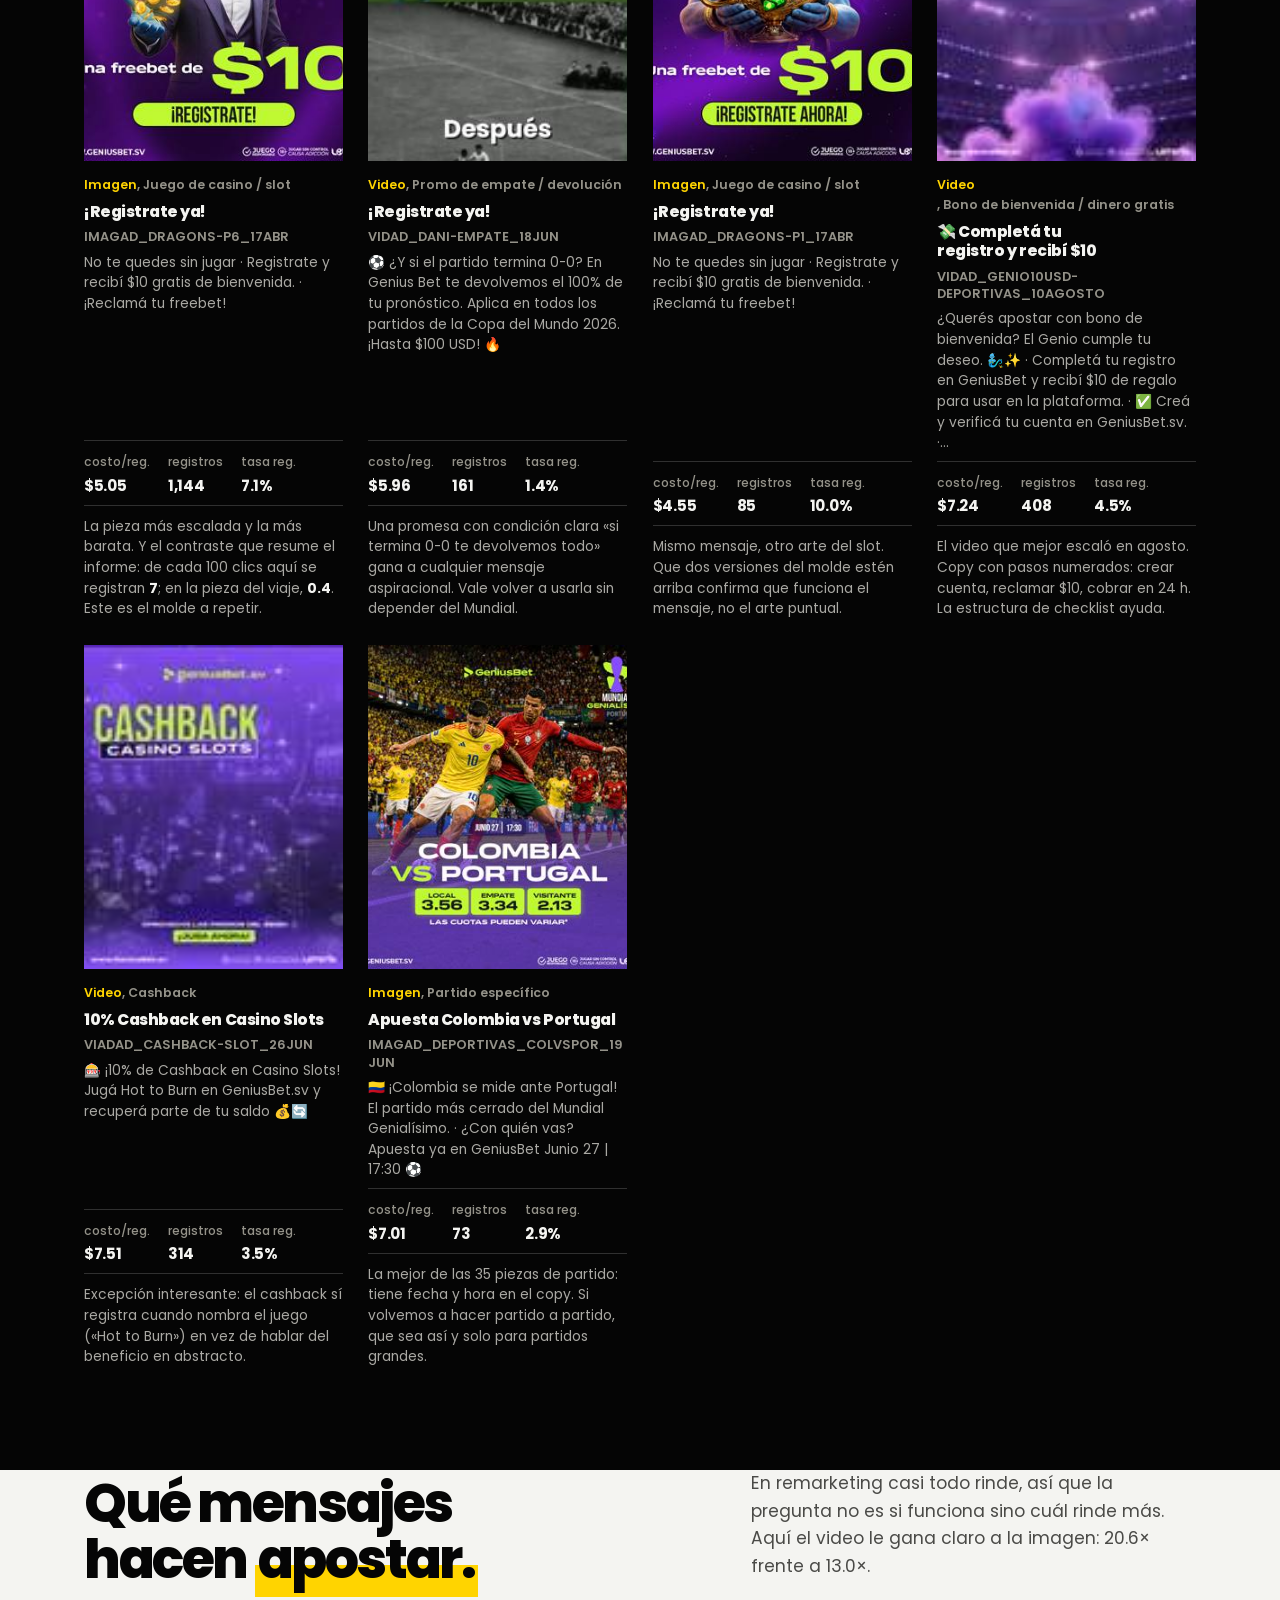
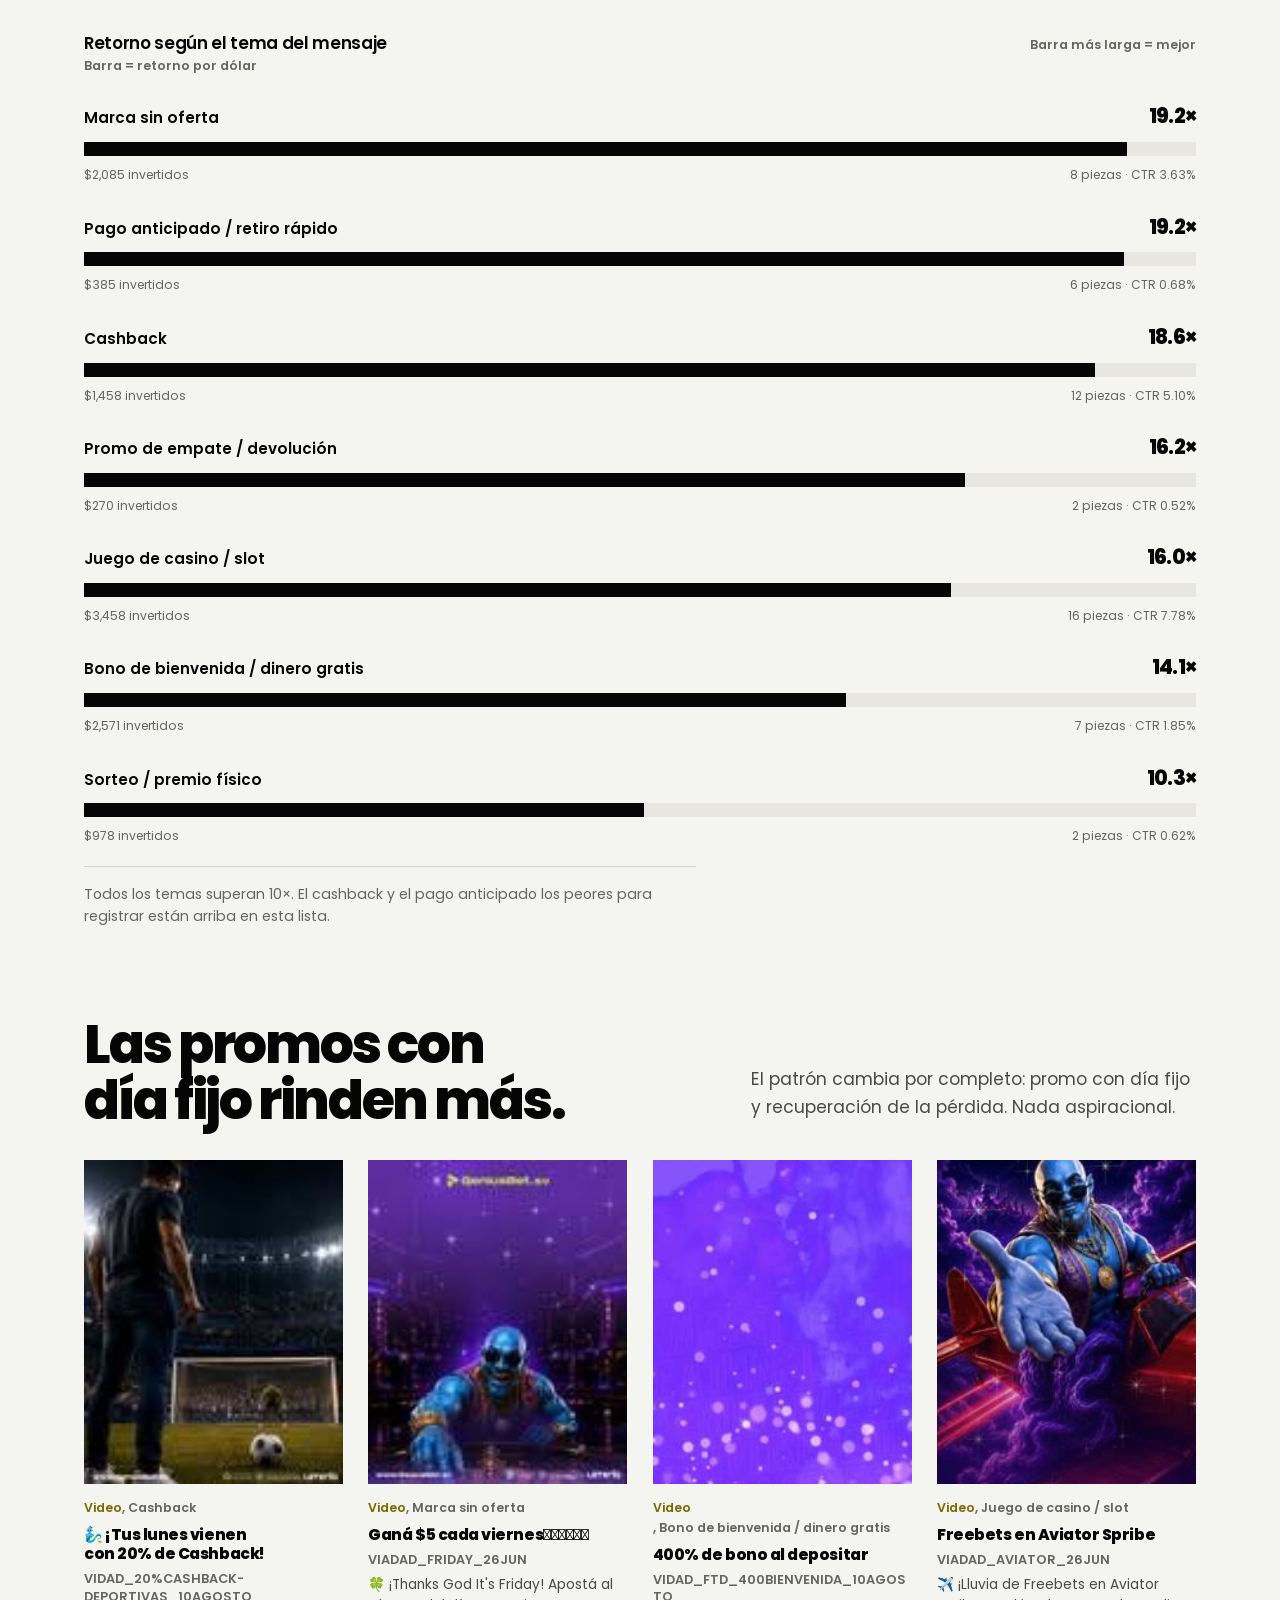
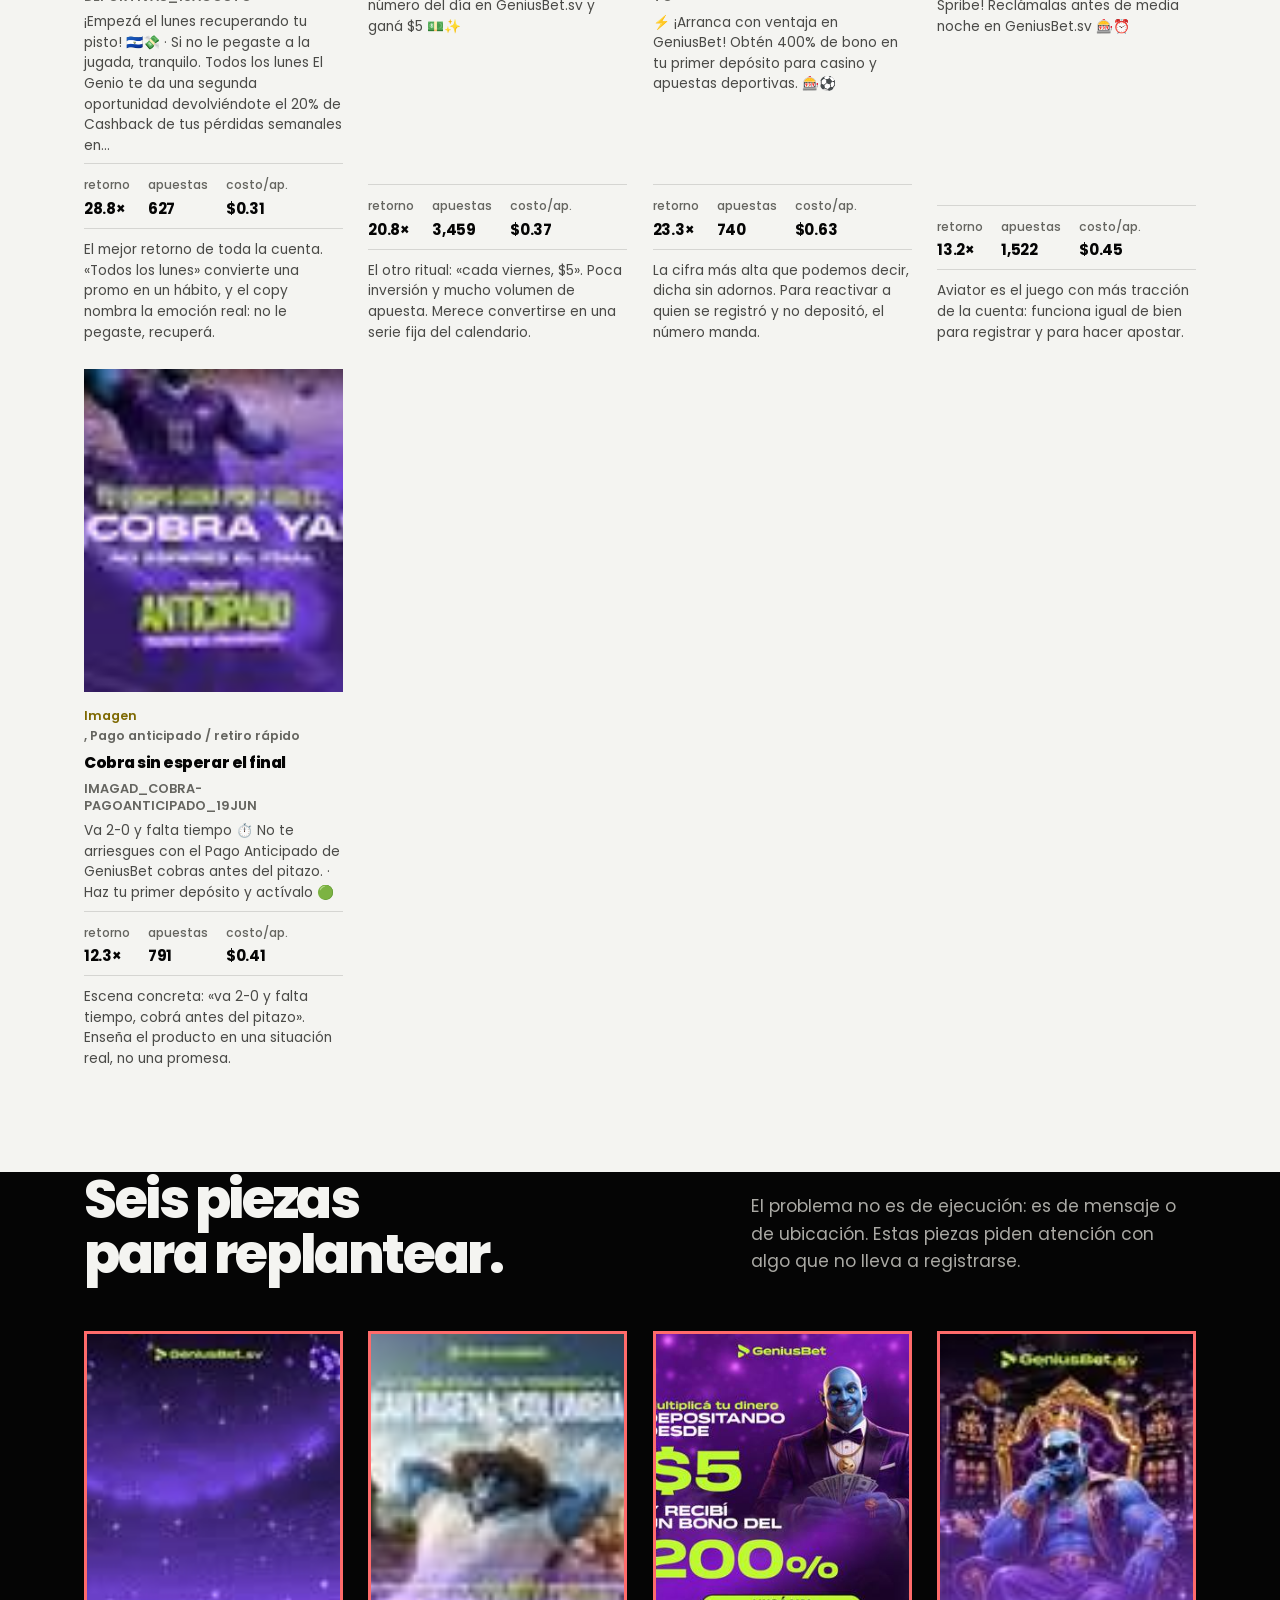
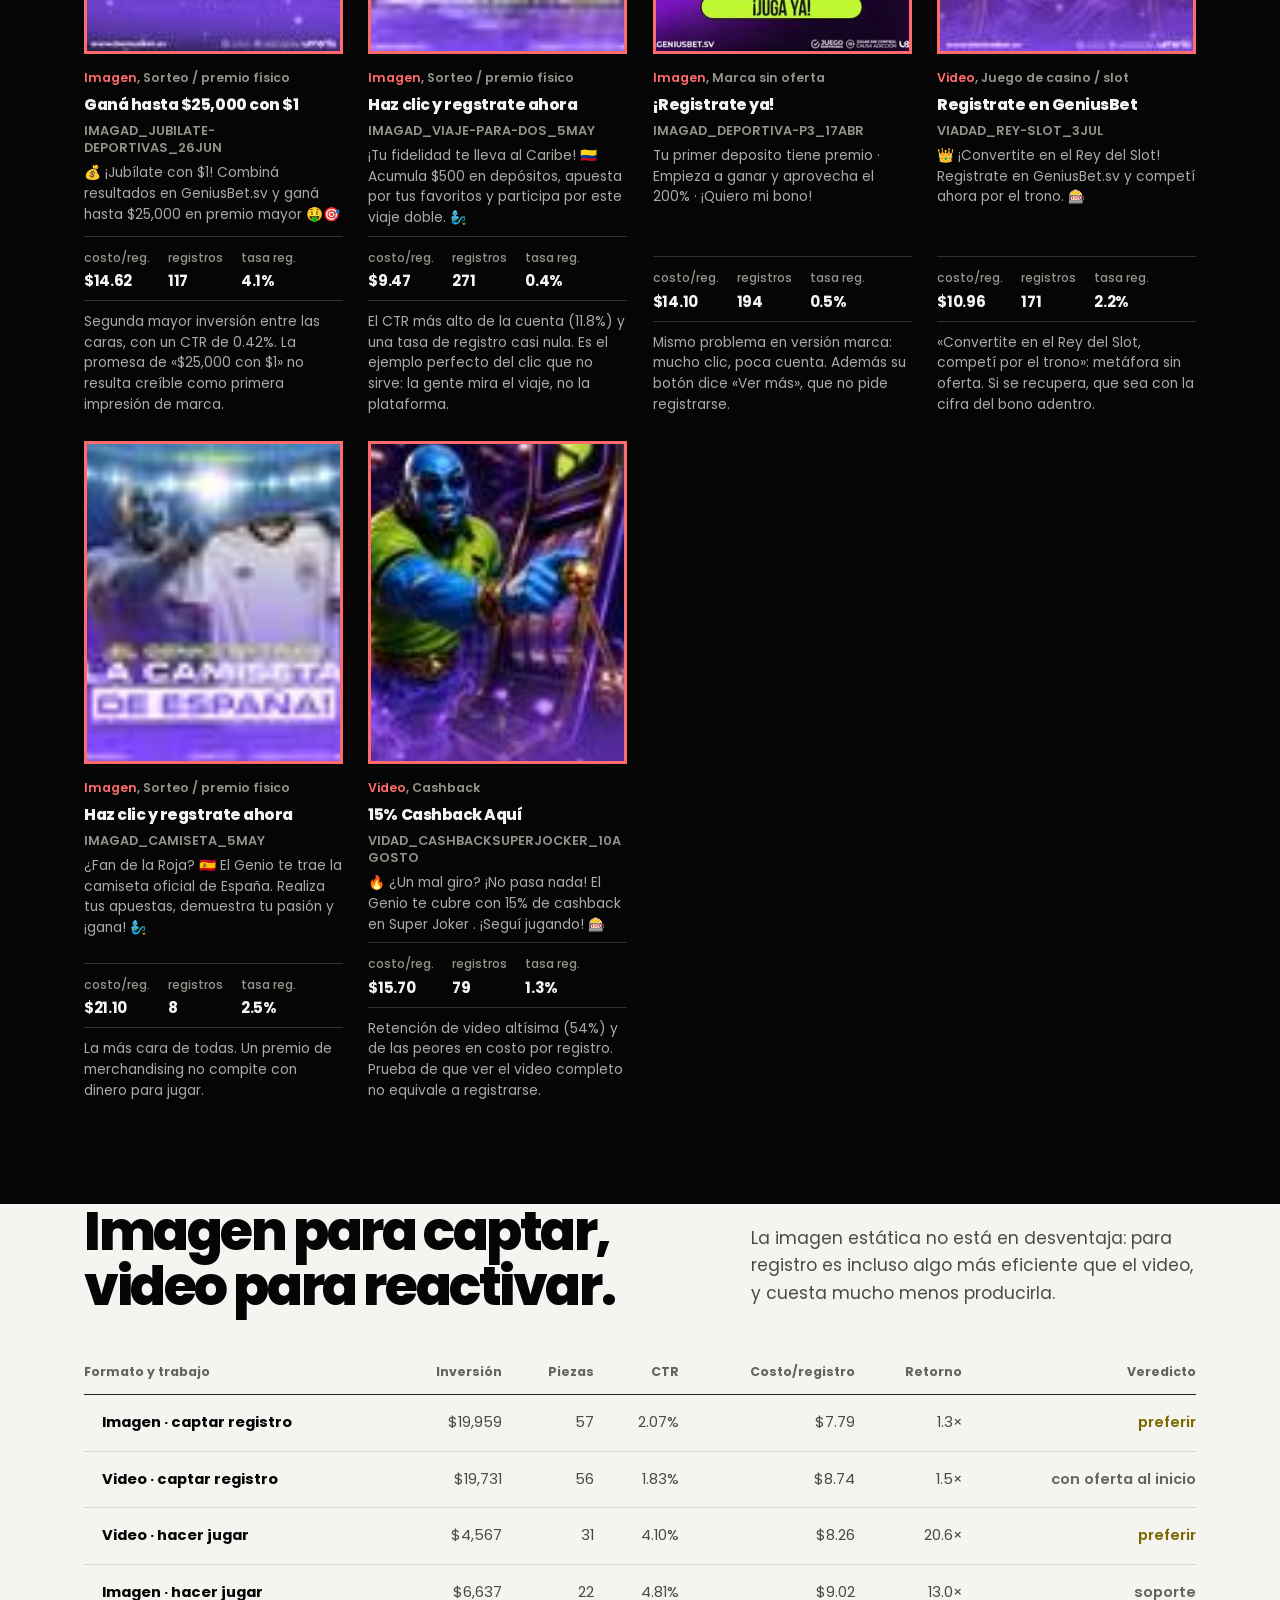
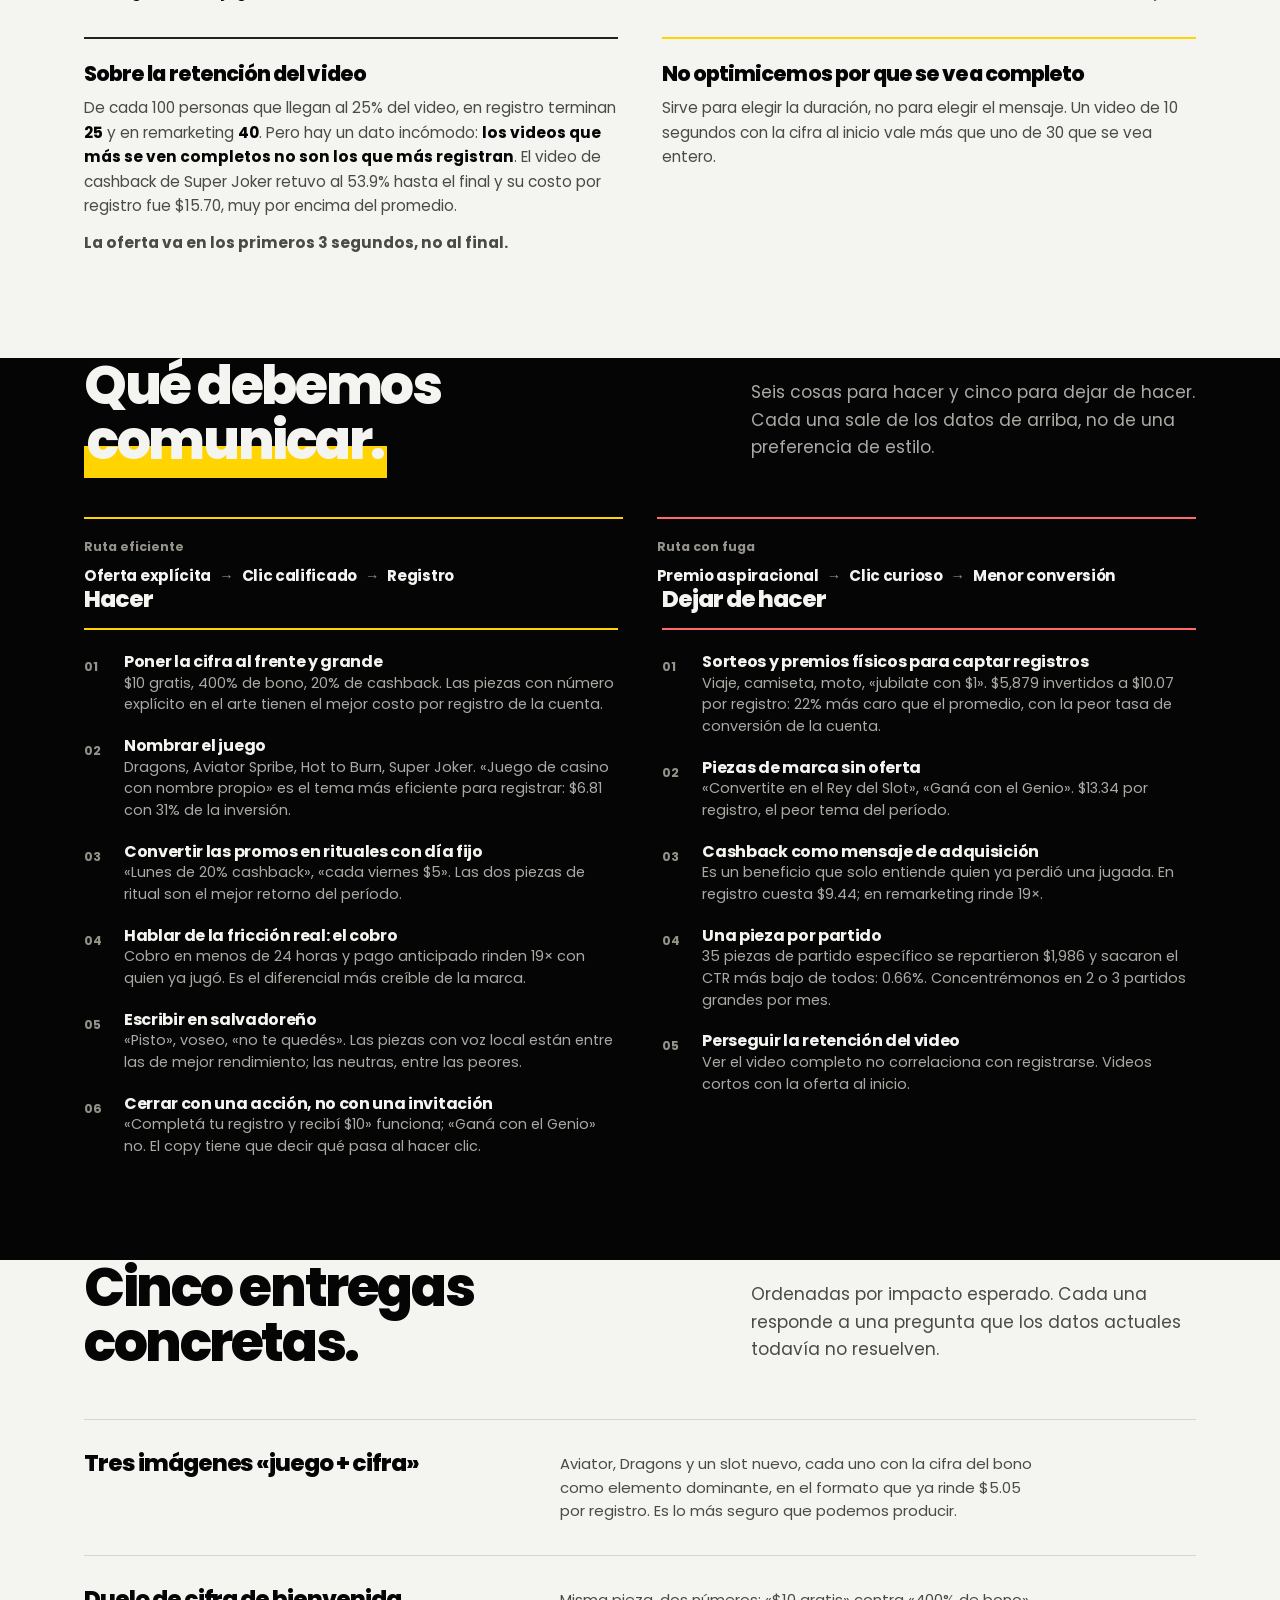
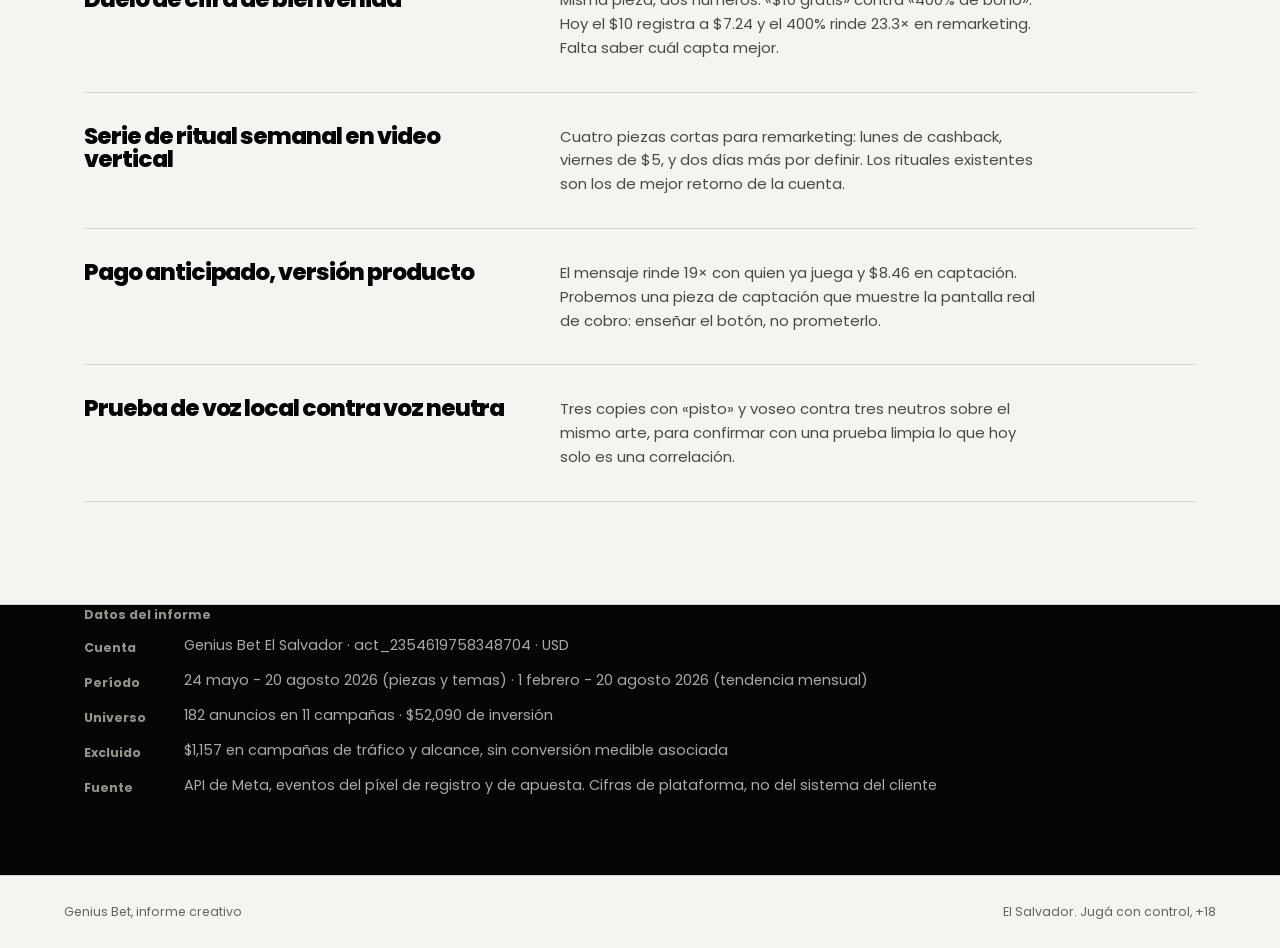
<file: informes/informe-creativo.html>
<!doctype html>
<html lang="es">
<head>
  <meta charset="utf-8">
  <meta name="viewport" content="width=device-width, initial-scale=1">
  <meta name="description" content="Qué mensajes traen registros, cuáles hacen jugar y qué piezas replantear.">
  <meta name="robots" content="noindex, nofollow">
  <meta name="theme-color" content="#f4f4f1">
  <title>Genius Bet | Informe creativo</title>
<link rel="stylesheet" href="../assets/css/adcom-tokens.css">
  <link rel="preconnect" href="https://fonts.gstatic.com" crossorigin>
  <link rel="stylesheet" href="https://fonts.googleapis.com/css2?family=Poppins:wght@400;500;600;700;800&display=swap">
  <link rel="stylesheet" href="../styles.css">
<link rel="icon" type="image/png" href="[data-uri]">
</head>
<body>

<a class="skip-link" href="#hallazgo">Saltar al hallazgo principal</a>

<header class="masthead">
 <a class="wordmark" href="../index.html"><i></i>Genius Bet <span>informes</span></a>
 <nav aria-label="Secciones">
 <a href="../index.html">Índice</a>
 <a href="#hallazgo">El hallazgo</a>
 <a href="#registro">Registros</a>
 <a href="#jugar">Apuestas</a>
 <a href="#comunicar">Qué comunicar</a>
 <a href="#plan">El encargo</a>
 </nav>
 <span class="stamp">24 mayo a 20 agosto 2026</span>
</header>

<main id="top">

<section class="s-dark hero">
 <div class="inner">
 <h1>Las piezas con más clics traen <em>menos registros.</em></h1>
 <p class="hero-lead">En 90 días invertimos <b>$52,090</b> y trajimos <b>6,111 registros</b>.
 Las piezas que más clics generaron fueron las que menos cuentas abrieron. Este informe separa las dos
 cosas y dice, pieza por pieza, qué mensaje repetir y cuál replantear.</p>
 <dl class="hero-stats">
 <div><dt>Inversión 90 días</dt><dd>$52,090<small>76% a captar, 22% a hacer jugar</small></dd></div>
 <div><dt>Registros nuevos</dt><dd>6,111<small>$8.52 por registro en promedio</small></dd></div>
 <div><dt>Apuestas generadas</dt><dd>30,925<small>$1.68 por apuesta registrada</small></dd></div>
 <div><dt>Retorno global</dt><dd>4.5×<small>$236,073 en valor atribuido</small></dd></div>
 </dl>
 </div>
</section>

<section class="s-light">
 <div class="inner">
 <div class="s-head">
 <div><h2>Captar y hacer jugar no se miden igual.</h2></div>
 <p>Una creatividad no se puede juzgar con una sola nota. En esta cuenta el presupuesto hace dos
 trabajos con métricas opuestas, y la misma pieza puede ser excelente en uno y mala en el otro.</p>
 </div>
 <div class="duo">
 <div class="panel">
 <p class="eyebrow is-kept"><span>Trabajo 1</span><span>76% de la inversión</span></p>
 <h3>Conseguir registros</h3>
 <p><b>$39,729</b> en campañas de registro. Se mide por <b>costo por registro</b>: cuánto pagamos
 por cada cuenta nueva. Promedio del período: <b>$8.24</b>. Aquí una pieza gana si convence
 a alguien que nunca ha jugado de dejar sus datos.</p>
 <p class="rule">Menos es mejor.</p>
 </div>
 <div class="panel">
 <p class="eyebrow is-kept"><span>Trabajo 2</span><span>22% de la inversión</span></p>
 <h3>Hacer jugar a quien ya nos conoce</h3>
 <p><b>$11,204</b> en campañas de apuesta y remarketing. Se mide por <b>retorno</b>: cuánto valor
 de apuesta devuelve cada dólar. Promedio del período: <b>16.1×</b>. Aquí la pieza le habla
 a alguien que ya se registró.</p>
 <p class="rule">Más es mejor.</p>
 </div>
 </div>
 <div class="logic-flow" aria-label="Cómo cambia la lectura según el objetivo">
 <div class="flow-step">
 <span>Captación</span>
 <strong>Oferta + juego</strong>
 <p>Se evalúa por costo de cada cuenta nueva.</p>
 </div>
 <div class="flow-step">
 <span>Remarketing</span>
 <strong>Cashback + cobro</strong>
 <p>Se evalúa por el valor que devuelve cada dólar.</p>
 </div>
 <div class="flow-step is-highlight">
 <span>Decisión</span>
 <strong>Mensaje correcto, público correcto</strong>
 <p>Una pieza puede perder en registro y ganar en retorno.</p>
 </div>
 </div>
 </div>
</section>

<section class="s-dark">
 <div class="inner">
 <div class="s-head">
 <div><h2>El costo por registro bajó de $21 a $9.</h2></div>
 <p>En marzo cada registro costaba $21.26; hoy cuesta cerca de $8.97. El aprendizaje va
 en la dirección correcta, así que lo que sigue son ajustes de mensaje, no un rescate.</p>
 </div>
 <div class="duo">
 <div class="chart">
 <div class="chart-top">
 <div><span class="chart-kicker">Mes a mes</span><h3>Costo por registro</h3></div>
 <span class="chart-hint">Menos es mejor</span>
 </div>
 <div class="scroll"><svg viewBox="0 0 560 250" class="trend-svg" role="img" aria-label="Costo por registro por mes">
<line class="gl" x1="44" y1="30.0" x2="536" y2="30.0"/>
<line class="gl" x1="44" y1="74.0" x2="536" y2="74.0"/>
<line class="gl" x1="44" y1="118.0" x2="536" y2="118.0"/>
<line class="gl" x1="44" y1="162.0" x2="536" y2="162.0"/>
<line class="gl" x1="44" y1="206.0" x2="536" y2="206.0"/>
<polyline class="tl s-reg" points="44.0,64.1 142.4,128.9 240.8,137.0 339.2,157.3 437.6,138.7 536.0,146.1"/>
<circle class="td s-reg" cx="44.0" cy="64.1" r="5.5"><title>marzo: $21.26</title></circle>
<text class="tv s-reg" x="44.0" y="48.1" text-anchor="start">$21.26</text>
<text class="ax" x="44.0" y="232" text-anchor="middle">MAR</text>
<circle class="td s-reg" cx="142.4" cy="128.9" r="5.5"><title>abril: $11.55</title></circle>
<text class="ax" x="142.4" y="232" text-anchor="middle">ABR</text>
<circle class="td s-reg" cx="240.8" cy="137.0" r="5.5"><title>mayo: $10.34</title></circle>
<text class="ax" x="240.8" y="232" text-anchor="middle">MAY</text>
<circle class="td s-reg" cx="339.2" cy="157.3" r="5.5"><title>junio: $7.29</title></circle>
<text class="tv s-reg" x="339.2" y="141.3" text-anchor="middle">$7.29</text>
<text class="ax" x="339.2" y="232" text-anchor="middle">JUN</text>
<circle class="td s-reg" cx="437.6" cy="138.7" r="5.5"><title>julio: $10.08</title></circle>
<text class="ax" x="437.6" y="232" text-anchor="middle">JUL</text>
<circle class="td s-reg td-end" cx="536.0" cy="146.1" r="7.5"><title>agosto: $8.97</title></circle>
<text class="tv s-reg" x="536.0" y="130.1" text-anchor="end">$8.97</text>
<text class="ax" x="536.0" y="232" text-anchor="middle">AGO</text>
</svg></div>
 <p class="chart-foot">Junio es el mejor mes del año, empujado por el Mundial. Excluye febrero,
 mes de arranque con $250 por registro, que distorsiona la escala. Agosto va hasta el día 20.</p>
 </div>
 <div class="chart">
 <div class="chart-top">
 <div><span class="chart-kicker">Mes a mes</span><h3>Retorno por dólar</h3></div>
 <span class="chart-hint">Más es mejor</span>
 </div>
 <div class="scroll"><svg viewBox="0 0 560 250" class="trend-svg" role="img" aria-label="Retorno por dólar por mes">
<line class="gl" x1="44" y1="30.0" x2="536" y2="30.0"/>
<line class="gl" x1="44" y1="74.0" x2="536" y2="74.0"/>
<line class="gl" x1="44" y1="118.0" x2="536" y2="118.0"/>
<line class="gl" x1="44" y1="162.0" x2="536" y2="162.0"/>
<line class="gl" x1="44" y1="206.0" x2="536" y2="206.0"/>
<polyline class="tl s-roas" points="44.0,179.0 142.4,178.7 240.8,152.0 339.2,101.6 437.6,98.5 536.0,64.1"/>
<circle class="td s-roas" cx="44.0" cy="179.0" r="5.5"><title>marzo: 1.12×</title></circle>
<text class="tv s-roas" x="44.0" y="163.0" text-anchor="start">1.12×</text>
<text class="ax" x="44.0" y="232" text-anchor="middle">MAR</text>
<circle class="td s-roas" cx="142.4" cy="178.7" r="5.5"><title>abril: 1.13×</title></circle>
<text class="ax" x="142.4" y="232" text-anchor="middle">ABR</text>
<circle class="td s-roas" cx="240.8" cy="152.0" r="5.5"><title>mayo: 2.23×</title></circle>
<text class="ax" x="240.8" y="232" text-anchor="middle">MAY</text>
<circle class="td s-roas" cx="339.2" cy="101.6" r="5.5"><title>junio: 4.32×</title></circle>
<text class="tv s-roas" x="339.2" y="85.6" text-anchor="middle">4.32×</text>
<text class="ax" x="339.2" y="232" text-anchor="middle">JUN</text>
<circle class="td s-roas" cx="437.6" cy="98.5" r="5.5"><title>julio: 4.45×</title></circle>
<text class="ax" x="437.6" y="232" text-anchor="middle">JUL</text>
<circle class="td s-roas td-end" cx="536.0" cy="64.1" r="7.5"><title>agosto: 5.88×</title></circle>
<text class="tv s-roas" x="536.0" y="48.1" text-anchor="end">5.88×</text>
<text class="ax" x="536.0" y="232" text-anchor="middle">AGO</text>
</svg></div>
 <p class="chart-foot">Sube sin pausa: la cuenta aprende a quién buscar. Valor de apuesta
 atribuido por el píxel sobre la inversión del mes, cuenta completa.</p>
 </div>
 </div>
 </div>
</section>

<section class="s-light" id="hallazgo">
 <div class="inner">
 <div class="s-head">
 <div><h2>Más clics no significa más registros.</h2></div>
 <p>Este es el gráfico más importante del informe. Por cada tema comparamos dos cosas: qué
 porcentaje de la gente hace clic, y qué porcentaje de esos clics termina en un registro.</p>
 </div>
 <div class="chart">
 <div class="chart-top">
 <div><span class="chart-kicker">Solo campañas de registro</span><h3>Clics frente a registros, por tema</h3></div>
 <span class="chart-hint">Ordenado por la brecha</span>
 </div>
 <div class="scroll"><svg viewBox="0 0 780 410" class="dumb-svg" role="img" aria-label="Porcentaje de clics frente a porcentaje de registros, por tema">
<line class="gl" x1="250.0" y1="16" x2="250.0" y2="392"/>
<text class="ax" x="250.0" y="407" text-anchor="middle">0%</text>
<line class="gl" x1="332.2" y1="16" x2="332.2" y2="392"/>
<text class="ax" x="332.2" y="407" text-anchor="middle">1%</text>
<line class="gl" x1="414.4" y1="16" x2="414.4" y2="392"/>
<text class="ax" x="414.4" y="407" text-anchor="middle">2%</text>
<line class="gl" x1="496.7" y1="16" x2="496.7" y2="392"/>
<text class="ax" x="496.7" y="407" text-anchor="middle">3%</text>
<line class="gl" x1="578.9" y1="16" x2="578.9" y2="392"/>
<text class="ax" x="578.9" y="407" text-anchor="middle">4%</text>
<line class="gl" x1="661.1" y1="16" x2="661.1" y2="392"/>
<text class="ax" x="661.1" y="407" text-anchor="middle">5%</text>
<text class="rl" x="232" y="55.0">Marca sin oferta</text>
<line class="db" x1="282.9" y1="50.0" x2="674.3" y2="50.0"/>
<circle class="d-ctr" cx="674.3" cy="50.0" r="7"><title>Marca sin oferta 5.16% hace clic</title></circle>
<circle class="d-reg" cx="282.9" cy="50.0" r="7"><title>Marca sin oferta 0.40% de esos clics se registra</title></circle>
<text class="dv" x="690.3" y="55.0"><tspan class="t-ctr">5.2%</tspan><tspan class="t-sep"> / </tspan><tspan class="t-reg">0.4%</tspan></text>
<text class="rl" x="232" y="95.0">Sorteo / premio físico</text>
<line class="db" x1="313.3" y1="90.0" x2="652.9" y2="90.0"/>
<circle class="d-ctr" cx="652.9" cy="90.0" r="7"><title>Sorteo / premio físico 4.90% hace clic</title></circle>
<circle class="d-reg" cx="313.3" cy="90.0" r="7"><title>Sorteo / premio físico 0.77% de esos clics se registra</title></circle>
<text class="dv" x="668.9" y="95.0"><tspan class="t-ctr">4.9%</tspan><tspan class="t-sep"> / </tspan><tspan class="t-reg">0.8%</tspan></text>
<text class="rl" x="232" y="135.0">Quiniela</text>
<line class="db" x1="342.1" y1="130.0" x2="395.5" y2="130.0"/>
<circle class="d-ctr" cx="395.5" cy="130.0" r="7"><title>Quiniela 1.77% hace clic</title></circle>
<circle class="d-reg" cx="342.1" cy="130.0" r="7"><title>Quiniela 1.12% de esos clics se registra</title></circle>
<text class="dv" x="411.5" y="135.0"><tspan class="t-ctr">1.8%</tspan><tspan class="t-sep"> / </tspan><tspan class="t-reg">1.1%</tspan></text>
<text class="rl" x="232" y="175.0">Pago anticipado / retiro rápido</text>
<line class="db" x1="377.4" y1="170.0" x2="411.2" y2="170.0"/>
<circle class="d-ctr" cx="377.4" cy="170.0" r="7"><title>Pago anticipado / retiro rápido 1.55% hace clic</title></circle>
<circle class="d-reg" cx="411.2" cy="170.0" r="7"><title>Pago anticipado / retiro rápido 1.96% de esos clics se registra</title></circle>
<text class="dv" x="427.2" y="175.0"><tspan class="t-ctr">1.6%</tspan><tspan class="t-sep"> / </tspan><tspan class="t-reg">2.0%</tspan></text>
<text class="rl" x="232" y="215.0">Cashback</text>
<line class="db" x1="413.6" y1="210.0" x2="467.1" y2="210.0"/>
<circle class="d-ctr" cx="413.6" cy="210.0" r="7"><title>Cashback 1.99% hace clic</title></circle>
<circle class="d-reg" cx="467.1" cy="210.0" r="7"><title>Cashback 2.64% de esos clics se registra</title></circle>
<text class="dv" x="483.1" y="215.0"><tspan class="t-ctr">2.0%</tspan><tspan class="t-sep"> / </tspan><tspan class="t-reg">2.6%</tspan></text>
<text class="rl" x="232" y="255.0">Promo de empate / devolución</text>
<line class="db" x1="353.6" y1="250.0" x2="447.3" y2="250.0"/>
<circle class="d-ctr" cx="353.6" cy="250.0" r="7"><title>Promo de empate / devolución 1.26% hace clic</title></circle>
<circle class="d-reg" cx="447.3" cy="250.0" r="7"><title>Promo de empate / devolución 2.40% de esos clics se registra</title></circle>
<text class="dv" x="463.3" y="255.0"><tspan class="t-ctr">1.3%</tspan><tspan class="t-sep"> / </tspan><tspan class="t-reg">2.4%</tspan></text>
<text class="rl" x="232" y="295.0">Partido específico</text>
<line class="db" x1="304.3" y1="290.0" x2="458.0" y2="290.0"/>
<circle class="d-ctr" cx="304.3" cy="290.0" r="7"><title>Partido específico 0.66% hace clic</title></circle>
<circle class="d-reg" cx="458.0" cy="290.0" r="7"><title>Partido específico 2.53% de esos clics se registra</title></circle>
<text class="dv" x="474.0" y="295.0"><tspan class="t-ctr">0.7%</tspan><tspan class="t-sep"> / </tspan><tspan class="t-reg">2.5%</tspan></text>
<text class="rl" x="232" y="335.0">Juego de casino / slot</text>
<line class="db" x1="338.0" y1="330.0" x2="587.9" y2="330.0"/>
<circle class="d-ctr" cx="338.0" cy="330.0" r="7"><title>Juego de casino / slot 1.07% hace clic</title></circle>
<circle class="d-reg" cx="587.9" cy="330.0" r="7"><title>Juego de casino / slot 4.11% de esos clics se registra</title></circle>
<text class="dv" x="603.9" y="335.0"><tspan class="t-ctr">1.1%</tspan><tspan class="t-sep"> / </tspan><tspan class="t-reg">4.1%</tspan></text>
<text class="rl" x="232" y="375.0">Bono de bienvenida / dinero gratis</text>
<line class="db" x1="319.9" y1="370.0" x2="624.9" y2="370.0"/>
<circle class="d-ctr" cx="319.9" cy="370.0" r="7"><title>Bono de bienvenida / dinero gratis 0.85% hace clic</title></circle>
<circle class="d-reg" cx="624.9" cy="370.0" r="7"><title>Bono de bienvenida / dinero gratis 4.56% de esos clics se registra</title></circle>
<text class="dv" x="640.9" y="375.0"><tspan class="t-ctr">0.8%</tspan><tspan class="t-sep"> / </tspan><tspan class="t-reg">4.6%</tspan></text>
</svg></div>
 <ul class="legend">
 <li><i class="i-ctr"></i>% de personas que hacen clic</li>
 <li><i class="i-reg"></i>% de esos clics que se registra</li>
 </ul>
 <p class="chart-foot">Cuando el punto azul queda muy a la izquierda del amarillo, la pieza atrae
 curiosos. Los sorteos y los mensajes de marca generan <b>6 veces más clics</b> que un mensaje de
 bono y convierten <b>10 veces peor</b>.</p>
 </div>
 </div>
</section>

<section class="s-dark" id="registro">
 <div class="inner">
 <div class="s-head">
 <div><h2>Qué mensajes traen <em>registros.</em></h2></div>
 <p>Ranking por costo por registro. La etiqueta compara cada tema contra el promedio de la cuenta,
 $8.24: barato, en el promedio, o caro.</p>
 </div>
 <div class="chart">
 <div class="chart-top">
 <div><span class="chart-kicker">Barra = costo por registro</span><h3>Costo por registro según el tema</h3></div>
 <span class="chart-hint">Barra más corta = mejor</span>
 </div>
 <div class="ranks"><div class="rank-row">
 <div class="rank-copy"><b>01</b><span class="r-name">Juego de casino / slot</span><span class="tag tag-win">barato</span><strong>$6.81</strong></div>
 <div class="rank-track"><i style="width:48.0%"></i></div>
 <div class="rank-foot"><span>$12,473 invertidos</span><span>21 piezas · CTR 1.07%</span></div>
</div>
<div class="rank-row">
 <div class="rank-copy"><b>02</b><span class="r-name">Bono de bienvenida / dinero gratis</span><span class="tag tag-win">barato</span><strong>$7.44</strong></div>
 <div class="rank-track"><i style="width:52.4%"></i></div>
 <div class="rank-foot"><span>$3,222 invertidos</span><span>5 piezas · CTR 0.85%</span></div>
</div>
<div class="rank-row">
 <div class="rank-copy"><b>03</b><span class="r-name">Quiniela</span><span class="tag tag-mid">promedio</span><strong>$7.93</strong></div>
 <div class="rank-track"><i style="width:55.8%"></i></div>
 <div class="rank-foot"><span>$389 invertidos</span><span>3 piezas · CTR 1.77%</span></div>
</div>
<div class="rank-row">
 <div class="rank-copy"><b>04</b><span class="r-name">Promo de empate / devolución</span><span class="tag tag-mid">promedio</span><strong>$8.01</strong></div>
 <div class="rank-track"><i style="width:56.4%"></i></div>
 <div class="rank-foot"><span>$3,293 invertidos</span><span>6 piezas · CTR 1.26%</span></div>
</div>
<div class="rank-row">
 <div class="rank-copy"><b>05</b><span class="r-name">Pago anticipado / retiro rápido</span><span class="tag tag-mid">promedio</span><strong>$8.46</strong></div>
 <div class="rank-track"><i style="width:59.6%"></i></div>
 <div class="rank-foot"><span>$5,035 invertidos</span><span>13 piezas · CTR 1.55%</span></div>
</div>
<div class="rank-row">
 <div class="rank-copy"><b>06</b><span class="r-name">Partido específico</span><span class="tag tag-mid">promedio</span><strong>$8.49</strong></div>
 <div class="rank-track"><i style="width:59.8%"></i></div>
 <div class="rank-foot"><span>$1,986 invertidos</span><span>35 piezas · CTR 0.66%</span></div>
</div>
<div class="rank-row">
 <div class="rank-copy"><b>07</b><span class="r-name">Cashback</span><span class="tag tag-out">caro</span><strong>$9.44</strong></div>
 <div class="rank-track"><i style="width:66.5%" class="i-out"></i></div>
 <div class="rank-foot"><span>$4,049 invertidos</span><span>19 piezas · CTR 1.99%</span></div>
</div>
<div class="rank-row">
 <div class="rank-copy"><b>08</b><span class="r-name">Sorteo / premio físico</span><span class="tag tag-out">caro</span><strong>$10.07</strong></div>
 <div class="rank-track"><i style="width:70.9%" class="i-out"></i></div>
 <div class="rank-foot"><span>$5,879 invertidos</span><span>12 piezas · CTR 4.90%</span></div>
</div>
<div class="rank-row">
 <div class="rank-copy"><b>09</b><span class="r-name">Marca sin oferta</span><span class="tag tag-out">caro</span><strong>$13.34</strong></div>
 <div class="rank-track"><i style="width:93.9%" class="i-out"></i></div>
 <div class="rank-foot"><span>$3,403 invertidos</span><span>9 piezas · CTR 5.16%</span></div>
</div></div>
 <p class="chart-foot">Barra más larga significa más caro. Las tres primeras son las que deberían
 concentrar la producción del próximo mes.</p>
 </div>
 <div class="s-head" style="margin:clamp(56px,7vw,90px) 0 32px">
 <div><h2>Seis piezas por debajo del promedio.</h2></div>
 <p>Fijate en el patrón que comparten: cifra explícita, juego con nombre propio y una acción clara
 en el copy.</p>
 </div>
 <div class="pieces"><article class="piece piece-win">
 <div class="p-thumb"><img src="[data-uri]" alt="Anuncio IMAGAD_DRAGONS-P6_17ABR" loading="lazy"/></div>
 <div class="p-body">
 <div class="p-meta"><span class="tag tag-win">Imagen</span><span class="tag tag-line">Juego de casino / slot</span></div>
 <h3>¡Registrate ya!</h3>
 <p class="p-id">IMAGAD_DRAGONS-P6_17ABR</p>
 <p class="p-copy">No te quedes sin jugar · Registrate y recibí $10 gratis de bienvenida. · ¡Reclamá tu freebet!</p>
 <div class="p-nums"><div><span>costo/reg.</span><strong>$5.05</strong></div><div><span>registros</span><strong>1,144</strong></div><div><span>tasa reg.</span><strong>7.1%</strong></div></div>
 <p class="p-note">La pieza más escalada y la más barata. Y el contraste que resume el informe: de cada 100 clics aquí se registran <b>7</b>; en la pieza del viaje, <b>0.4</b>. Este es el molde a repetir.</p>
 </div>
</article>
<article class="piece piece-win">
 <div class="p-thumb"><img src="[data-uri]" alt="Anuncio VIDAD_DANI-EMPATE_18JUN" loading="lazy"/></div>
 <div class="p-body">
 <div class="p-meta"><span class="tag tag-win">Video</span><span class="tag tag-line">Promo de empate / devolución</span></div>
 <h3>¡Registrate ya!</h3>
 <p class="p-id">VIDAD_DANI-EMPATE_18JUN</p>
 <p class="p-copy">⚽ ¿Y si el partido termina 0-0? En Genius Bet te devolvemos el 100% de tu pronóstico. Aplica en todos los partidos de la Copa del Mundo 2026. ¡Hasta $100 USD! 🔥</p>
 <div class="p-nums"><div><span>costo/reg.</span><strong>$5.96</strong></div><div><span>registros</span><strong>161</strong></div><div><span>tasa reg.</span><strong>1.4%</strong></div></div>
 <p class="p-note">Una promesa con condición clara «si termina 0-0 te devolvemos todo» gana a cualquier mensaje aspiracional. Vale volver a usarla sin depender del Mundial.</p>
 </div>
</article>
<article class="piece piece-win">
 <div class="p-thumb"><img src="[data-uri]" alt="Anuncio IMAGAD_DRAGONS-P1_17ABR" loading="lazy"/></div>
 <div class="p-body">
 <div class="p-meta"><span class="tag tag-win">Imagen</span><span class="tag tag-line">Juego de casino / slot</span></div>
 <h3>¡Registrate ya!</h3>
 <p class="p-id">IMAGAD_DRAGONS-P1_17ABR</p>
 <p class="p-copy">No te quedes sin jugar · Registrate y recibí $10 gratis de bienvenida. · ¡Reclamá tu freebet!</p>
 <div class="p-nums"><div><span>costo/reg.</span><strong>$4.55</strong></div><div><span>registros</span><strong>85</strong></div><div><span>tasa reg.</span><strong>10.0%</strong></div></div>
 <p class="p-note">Mismo mensaje, otro arte del slot. Que dos versiones del molde estén arriba confirma que funciona el mensaje, no el arte puntual.</p>
 </div>
</article>
<article class="piece piece-win">
 <div class="p-thumb"><img src="[data-uri]" alt="Anuncio VIDAD_GENIO10USD-DEPORTIVAS_10AGOSTO" loading="lazy"/></div>
 <div class="p-body">
 <div class="p-meta"><span class="tag tag-win">Video</span><span class="tag tag-line">Bono de bienvenida / dinero gratis</span></div>
 <h3>💸 Completá tu registro y recibí $10</h3>
 <p class="p-id">VIDAD_GENIO10USD-DEPORTIVAS_10AGOSTO</p>
 <p class="p-copy">¿Querés apostar con bono de bienvenida? El Genio cumple tu deseo. 🧞‍♂️✨ · Completá tu registro en GeniusBet y recibí $10 de regalo para usar en la plataforma. · ✅ Creá y verificá tu cuenta en GeniusBet.sv. ·…</p>
 <div class="p-nums"><div><span>costo/reg.</span><strong>$7.24</strong></div><div><span>registros</span><strong>408</strong></div><div><span>tasa reg.</span><strong>4.5%</strong></div></div>
 <p class="p-note">El video que mejor escaló en agosto. Copy con pasos numerados: crear cuenta, reclamar $10, cobrar en 24 h. La estructura de checklist ayuda.</p>
 </div>
</article>
<article class="piece piece-win">
 <div class="p-thumb"><img src="[data-uri]" alt="Anuncio VIADAD_CASHBACK-SLOT_26JUN" loading="lazy"/></div>
 <div class="p-body">
 <div class="p-meta"><span class="tag tag-win">Video</span><span class="tag tag-line">Cashback</span></div>
 <h3>10% Cashback en Casino Slots</h3>
 <p class="p-id">VIADAD_CASHBACK-SLOT_26JUN</p>
 <p class="p-copy">🎰 ¡10% de Cashback en Casino Slots! Jugá Hot to Burn en GeniusBet.sv y recuperá parte de tu saldo 💰🔄</p>
 <div class="p-nums"><div><span>costo/reg.</span><strong>$7.51</strong></div><div><span>registros</span><strong>314</strong></div><div><span>tasa reg.</span><strong>3.5%</strong></div></div>
 <p class="p-note">Excepción interesante: el cashback sí registra cuando nombra el juego («Hot to Burn») en vez de hablar del beneficio en abstracto.</p>
 </div>
</article>
<article class="piece piece-win">
 <div class="p-thumb"><img src="[data-uri]" alt="Anuncio IMAGAD_DEPORTIVAS_COLVSPOR_19JUN" loading="lazy"/></div>
 <div class="p-body">
 <div class="p-meta"><span class="tag tag-win">Imagen</span><span class="tag tag-line">Partido específico</span></div>
 <h3>Apuesta Colombia vs Portugal</h3>
 <p class="p-id">IMAGAD_DEPORTIVAS_COLVSPOR_19JUN</p>
 <p class="p-copy">🇨🇴 ¡Colombia se mide ante Portugal! El partido más cerrado del Mundial Genialísimo. · ¿Con quién vas? Apuesta ya en GeniusBet Junio 27 | 17:30 ⚽</p>
 <div class="p-nums"><div><span>costo/reg.</span><strong>$7.01</strong></div><div><span>registros</span><strong>73</strong></div><div><span>tasa reg.</span><strong>2.9%</strong></div></div>
 <p class="p-note">La mejor de las 35 piezas de partido: tiene fecha y hora en el copy. Si volvemos a hacer partido a partido, que sea así y solo para partidos grandes.</p>
 </div>
</article></div>
 </div>
</section>

<section class="s-light" id="jugar">
 <div class="inner">
 <div class="s-head">
 <div><h2>Qué mensajes hacen <em>apostar.</em></h2></div>
 <p>En remarketing casi todo rinde, así que la pregunta no es si funciona sino cuál rinde más.
 Aquí el video le gana claro a la imagen: 20.6× frente a 13.0×.</p>
 </div>
 <div class="chart">
 <div class="chart-top">
 <div><span class="chart-kicker">Barra = retorno por dólar</span><h3>Retorno según el tema del mensaje</h3></div>
 <span class="chart-hint">Barra más larga = mejor</span>
 </div>
 <div class="ranks"><div class="rank-row">
 <div class="rank-copy"><b>01</b><span class="r-name">Marca sin oferta</span><strong>19.2×</strong></div>
 <div class="rank-track"><i style="width:93.8%"></i></div>
 <div class="rank-foot"><span>$2,085 invertidos</span><span>8 piezas · CTR 3.63%</span></div>
</div>
<div class="rank-row">
 <div class="rank-copy"><b>02</b><span class="r-name">Pago anticipado / retiro rápido</span><strong>19.2×</strong></div>
 <div class="rank-track"><i style="width:93.5%"></i></div>
 <div class="rank-foot"><span>$385 invertidos</span><span>6 piezas · CTR 0.68%</span></div>
</div>
<div class="rank-row">
 <div class="rank-copy"><b>03</b><span class="r-name">Cashback</span><strong>18.6×</strong></div>
 <div class="rank-track"><i style="width:90.9%"></i></div>
 <div class="rank-foot"><span>$1,458 invertidos</span><span>12 piezas · CTR 5.10%</span></div>
</div>
<div class="rank-row">
 <div class="rank-copy"><b>04</b><span class="r-name">Promo de empate / devolución</span><strong>16.2×</strong></div>
 <div class="rank-track"><i style="width:79.2%"></i></div>
 <div class="rank-foot"><span>$270 invertidos</span><span>2 piezas · CTR 0.52%</span></div>
</div>
<div class="rank-row">
 <div class="rank-copy"><b>05</b><span class="r-name">Juego de casino / slot</span><strong>16.0×</strong></div>
 <div class="rank-track"><i style="width:78.0%"></i></div>
 <div class="rank-foot"><span>$3,458 invertidos</span><span>16 piezas · CTR 7.78%</span></div>
</div>
<div class="rank-row">
 <div class="rank-copy"><b>06</b><span class="r-name">Bono de bienvenida / dinero gratis</span><strong>14.1×</strong></div>
 <div class="rank-track"><i style="width:68.5%"></i></div>
 <div class="rank-foot"><span>$2,571 invertidos</span><span>7 piezas · CTR 1.85%</span></div>
</div>
<div class="rank-row">
 <div class="rank-copy"><b>07</b><span class="r-name">Sorteo / premio físico</span><strong>10.3×</strong></div>
 <div class="rank-track"><i style="width:50.4%"></i></div>
 <div class="rank-foot"><span>$978 invertidos</span><span>2 piezas · CTR 0.62%</span></div>
</div></div>
 <p class="chart-foot">Todos los temas superan 10×. El cashback y el pago anticipado
 los peores para registrar están arriba en esta lista.</p>
 </div>
 <div class="s-head" style="margin:clamp(56px,7vw,90px) 0 32px">
 <div><h2>Las promos con día fijo rinden más.</h2></div>
 <p>El patrón cambia por completo: promo con día fijo y recuperación de la pérdida. Nada
 aspiracional.</p>
 </div>
 <div class="pieces"><article class="piece piece-win">
 <div class="p-thumb"><img src="[data-uri]" alt="Anuncio VIDAD_20%CASHBACK-DEPORTIVAS_10AGOSTO" loading="lazy"/></div>
 <div class="p-body">
 <div class="p-meta"><span class="tag tag-win">Video</span><span class="tag tag-line">Cashback</span></div>
 <h3>🧞‍♂️ ¡Tus lunes vienen con 20% de Cashback!</h3>
 <p class="p-id">VIDAD_20%CASHBACK-DEPORTIVAS_10AGOSTO</p>
 <p class="p-copy">¡Empezá el lunes recuperando tu pisto! 🇸🇻💸 · Si no le pegaste a la jugada, tranquilo. Todos los lunes El Genio te da una segunda oportunidad devolviéndote el 20% de Cashback de tus pérdidas semanales en…</p>
 <div class="p-nums"><div><span>retorno</span><strong>28.8×</strong></div><div><span>apuestas</span><strong>627</strong></div><div><span>costo/ap.</span><strong>$0.31</strong></div></div>
 <p class="p-note">El mejor retorno de toda la cuenta. «Todos los lunes» convierte una promo en un hábito, y el copy nombra la emoción real: no le pegaste, recuperá.</p>
 </div>
</article>
<article class="piece piece-win">
 <div class="p-thumb"><img src="[data-uri]" alt="Anuncio VIADAD_FRIDAY_26JUN" loading="lazy"/></div>
 <div class="p-body">
 <div class="p-meta"><span class="tag tag-win">Video</span><span class="tag tag-line">Marca sin oferta</span></div>
 <h3>Ganá $5 cada viernes</h3>
 <p class="p-id">VIADAD_FRIDAY_26JUN</p>
 <p class="p-copy">🍀 ¡Thanks God It&#x27;s Friday! Apostá al número del día en GeniusBet.sv y ganá $5 💵✨</p>
 <div class="p-nums"><div><span>retorno</span><strong>20.8×</strong></div><div><span>apuestas</span><strong>3,459</strong></div><div><span>costo/ap.</span><strong>$0.37</strong></div></div>
 <p class="p-note">El otro ritual: «cada viernes, $5». Poca inversión y mucho volumen de apuesta. Merece convertirse en una serie fija del calendario.</p>
 </div>
</article>
<article class="piece piece-win">
 <div class="p-thumb"><img src="[data-uri]" alt="Anuncio VIDAD_FTD_400BIENVENIDA_10AGOSTO" loading="lazy"/></div>
 <div class="p-body">
 <div class="p-meta"><span class="tag tag-win">Video</span><span class="tag tag-line">Bono de bienvenida / dinero gratis</span></div>
 <h3>400% de bono al depositar</h3>
 <p class="p-id">VIDAD_FTD_400BIENVENIDA_10AGOSTO</p>
 <p class="p-copy">⚡ ¡Arranca con ventaja en GeniusBet! Obtén 400% de bono en tu primer depósito para casino y apuestas deportivas. 🎰⚽</p>
 <div class="p-nums"><div><span>retorno</span><strong>23.3×</strong></div><div><span>apuestas</span><strong>740</strong></div><div><span>costo/ap.</span><strong>$0.63</strong></div></div>
 <p class="p-note">La cifra más alta que podemos decir, dicha sin adornos. Para reactivar a quien se registró y no depositó, el número manda.</p>
 </div>
</article>
<article class="piece piece-win">
 <div class="p-thumb"><img src="[data-uri]" alt="Anuncio VIADAD_AVIATOR_26JUN" loading="lazy"/></div>
 <div class="p-body">
 <div class="p-meta"><span class="tag tag-win">Video</span><span class="tag tag-line">Juego de casino / slot</span></div>
 <h3>Freebets en Aviator Spribe</h3>
 <p class="p-id">VIADAD_AVIATOR_26JUN</p>
 <p class="p-copy">✈️ ¡Lluvia de Freebets en Aviator Spribe! Reclámalas antes de media noche en GeniusBet.sv 🎰⏰</p>
 <div class="p-nums"><div><span>retorno</span><strong>13.2×</strong></div><div><span>apuestas</span><strong>1,522</strong></div><div><span>costo/ap.</span><strong>$0.45</strong></div></div>
 <p class="p-note">Aviator es el juego con más tracción de la cuenta: funciona igual de bien para registrar y para hacer apostar.</p>
 </div>
</article>
<article class="piece piece-win">
 <div class="p-thumb"><img src="[data-uri]" alt="Anuncio IMAGAD_COBRA-PAGOANTICIPADO_19JUN" loading="lazy"/></div>
 <div class="p-body">
 <div class="p-meta"><span class="tag tag-win">Imagen</span><span class="tag tag-line">Pago anticipado / retiro rápido</span></div>
 <h3>Cobra sin esperar el final</h3>
 <p class="p-id">IMAGAD_COBRA-PAGOANTICIPADO_19JUN</p>
 <p class="p-copy">Va 2-0 y falta tiempo ⏱️ No te arriesgues con el Pago Anticipado de GeniusBet cobras antes del pitazo. · Haz tu primer depósito y actívalo 🟢</p>
 <div class="p-nums"><div><span>retorno</span><strong>12.3×</strong></div><div><span>apuestas</span><strong>791</strong></div><div><span>costo/ap.</span><strong>$0.41</strong></div></div>
 <p class="p-note">Escena concreta: «va 2-0 y falta tiempo, cobrá antes del pitazo». Enseña el producto en una situación real, no una promesa.</p>
 </div>
</article></div>
 </div>
</section>

<section class="s-dark" id="replantear">
 <div class="inner">
 <div class="s-head">
 <div><h2>Seis piezas para replantear.</h2></div>
 <p>El problema no es de ejecución: es de mensaje o de ubicación. Estas piezas piden atención con
 algo que no lleva a registrarse.</p>
 </div>
 <div class="pieces"><article class="piece piece-out">
 <div class="p-thumb"><img src="[data-uri]" alt="Anuncio IMAGAD_JUBILATE-DEPORTIVAS_26JUN" loading="lazy"/></div>
 <div class="p-body">
 <div class="p-meta"><span class="tag tag-out">Imagen</span><span class="tag tag-line">Sorteo / premio físico</span></div>
 <h3>Ganá hasta $25,000 con $1</h3>
 <p class="p-id">IMAGAD_JUBILATE-DEPORTIVAS_26JUN</p>
 <p class="p-copy">💰 ¡Jubílate con $1! Combiná resultados en GeniusBet.sv y ganá hasta $25,000 en premio mayor 🤑🎯</p>
 <div class="p-nums"><div><span>costo/reg.</span><strong>$14.62</strong></div><div><span>registros</span><strong>117</strong></div><div><span>tasa reg.</span><strong>4.1%</strong></div></div>
 <p class="p-note">Segunda mayor inversión entre las caras, con un CTR de 0.42%. La promesa de «$25,000 con $1» no resulta creíble como primera impresión de marca.</p>
 </div>
</article>
<article class="piece piece-out">
 <div class="p-thumb"><img src="[data-uri]" alt="Anuncio IMAGAD_VIAJE-PARA-DOS_5MAY" loading="lazy"/></div>
 <div class="p-body">
 <div class="p-meta"><span class="tag tag-out">Imagen</span><span class="tag tag-line">Sorteo / premio físico</span></div>
 <h3>Haz clic y regstrate ahora</h3>
 <p class="p-id">IMAGAD_VIAJE-PARA-DOS_5MAY</p>
 <p class="p-copy">¡Tu fidelidad te lleva al Caribe! 🇨🇴 Acumula $500 en depósitos, apuesta por tus favoritos y participa por este viaje doble. 🧞‍♂️</p>
 <div class="p-nums"><div><span>costo/reg.</span><strong>$9.47</strong></div><div><span>registros</span><strong>271</strong></div><div><span>tasa reg.</span><strong>0.4%</strong></div></div>
 <p class="p-note">El CTR más alto de la cuenta (11.8%) y una tasa de registro casi nula. Es el ejemplo perfecto del clic que no sirve: la gente mira el viaje, no la plataforma.</p>
 </div>
</article>
<article class="piece piece-out">
 <div class="p-thumb"><img src="[data-uri]" alt="Anuncio IMAGAD_DEPORTIVA-P3_17ABR" loading="lazy"/></div>
 <div class="p-body">
 <div class="p-meta"><span class="tag tag-out">Imagen</span><span class="tag tag-line">Marca sin oferta</span></div>
 <h3>¡Registrate ya!</h3>
 <p class="p-id">IMAGAD_DEPORTIVA-P3_17ABR</p>
 <p class="p-copy">Tu primer deposito tiene premio · Empieza a ganar y aprovecha el 200% · ¡Quiero mi bono!</p>
 <div class="p-nums"><div><span>costo/reg.</span><strong>$14.10</strong></div><div><span>registros</span><strong>194</strong></div><div><span>tasa reg.</span><strong>0.5%</strong></div></div>
 <p class="p-note">Mismo problema en versión marca: mucho clic, poca cuenta. Además su botón dice «Ver más», que no pide registrarse.</p>
 </div>
</article>
<article class="piece piece-out">
 <div class="p-thumb"><img src="[data-uri]" alt="Anuncio VIADAD_REY-SLOT_3JUL" loading="lazy"/></div>
 <div class="p-body">
 <div class="p-meta"><span class="tag tag-out">Video</span><span class="tag tag-line">Juego de casino / slot</span></div>
 <h3>Registrate en GeniusBet</h3>
 <p class="p-id">VIADAD_REY-SLOT_3JUL</p>
 <p class="p-copy">👑 ¡Convertite en el Rey del Slot! Registrate en GeniusBet.sv y competí ahora por el trono. 🎰</p>
 <div class="p-nums"><div><span>costo/reg.</span><strong>$10.96</strong></div><div><span>registros</span><strong>171</strong></div><div><span>tasa reg.</span><strong>2.2%</strong></div></div>
 <p class="p-note">«Convertite en el Rey del Slot, competí por el trono»: metáfora sin oferta. Si se recupera, que sea con la cifra del bono adentro.</p>
 </div>
</article>
<article class="piece piece-out">
 <div class="p-thumb"><img src="[data-uri]" alt="Anuncio IMAGAD_CAMISETA_5MAY" loading="lazy"/></div>
 <div class="p-body">
 <div class="p-meta"><span class="tag tag-out">Imagen</span><span class="tag tag-line">Sorteo / premio físico</span></div>
 <h3>Haz clic y regstrate ahora</h3>
 <p class="p-id">IMAGAD_CAMISETA_5MAY</p>
 <p class="p-copy">¿Fan de la Roja? 🇪🇸 El Genio te trae la camiseta oficial de España. Realiza tus apuestas, demuestra tu pasión y ¡gana! 🧞‍♂️</p>
 <div class="p-nums"><div><span>costo/reg.</span><strong>$21.10</strong></div><div><span>registros</span><strong>8</strong></div><div><span>tasa reg.</span><strong>2.5%</strong></div></div>
 <p class="p-note">La más cara de todas. Un premio de merchandising no compite con dinero para jugar.</p>
 </div>
</article>
<article class="piece piece-out">
 <div class="p-thumb"><img src="[data-uri]" alt="Anuncio VIDAD_CASHBACKSUPERJOCKER_10AGOSTO" loading="lazy"/></div>
 <div class="p-body">
 <div class="p-meta"><span class="tag tag-out">Video</span><span class="tag tag-line">Cashback</span></div>
 <h3>15% Cashback Aquí</h3>
 <p class="p-id">VIDAD_CASHBACKSUPERJOCKER_10AGOSTO</p>
 <p class="p-copy">🔥 ¿Un mal giro? ¡No pasa nada! El Genio te cubre con 15% de cashback en Super Joker . ¡Seguí jugando! 🎰</p>
 <div class="p-nums"><div><span>costo/reg.</span><strong>$15.70</strong></div><div><span>registros</span><strong>79</strong></div><div><span>tasa reg.</span><strong>1.3%</strong></div></div>
 <p class="p-note">Retención de video altísima (54%) y de las peores en costo por registro. Prueba de que ver el video completo no equivale a registrarse.</p>
 </div>
</article></div>
 </div>
</section>

<section class="s-light">
 <div class="inner">
 <div class="s-head">
 <div><h2>Imagen para captar, video para reactivar.</h2></div>
 <p>La imagen estática no está en desventaja: para registro es incluso algo más eficiente que el
 video, y cuesta mucho menos producirla.</p>
 </div>
 <div class="table-wrap">
 <table>
 <thead><tr><th>Formato y trabajo</th><th>Inversión</th><th>Piezas</th><th>CTR</th>
 <th>Costo/registro</th><th>Retorno</th><th>Veredicto</th></tr></thead>
 <tbody><tr><td><b>Imagen · captar registro</b></td><td>$19,959</td><td>57</td><td>2.07%</td><td>$7.79</td><td>1.3×</td><td><span class='tag tag-win'>preferir</span></td></tr>
<tr><td><b>Video · captar registro</b></td><td>$19,731</td><td>56</td><td>1.83%</td><td>$8.74</td><td>1.5×</td><td><span class='tag tag-mid'>con oferta al inicio</span></td></tr>
<tr><td><b>Video · hacer jugar</b></td><td>$4,567</td><td>31</td><td>4.10%</td><td>$8.26</td><td>20.6×</td><td><span class='tag tag-win'>preferir</span></td></tr>
<tr><td><b>Imagen · hacer jugar</b></td><td>$6,637</td><td>22</td><td>4.81%</td><td>$9.02</td><td>13.0×</td><td><span class='tag tag-mid'>soporte</span></td></tr></tbody>
 </table>
 </div>
 <div class="duo" style="margin-top:16px">
 <div class="panel">
 <h3>Sobre la retención del video</h3>
 <p>De cada 100 personas que llegan al 25% del video, en registro terminan <b>25</b> y
 en remarketing <b>40</b>. Pero hay un dato incómodo: <b>los videos que más se ven
 completos no son los que más registran</b>. El video de cashback de Super Joker retuvo al
 53.9% hasta el final y su costo por registro fue $15.70, muy por encima del
 promedio.</p>
 <p class="rule">La oferta va en los primeros 3 segundos, no al final.</p>
 </div>
 <div class="panel panel-hi">
 <h3>No optimicemos por que se vea completo</h3>
 <p>Sirve para elegir la duración, no para elegir el mensaje. Un video de 10 segundos con la
 cifra al inicio vale más que uno de 30 que se vea entero.</p>
 </div>
 </div>
 </div>
</section>

<section class="s-dark" id="comunicar">
 <div class="inner">
 <div class="s-head">
 <div><h2>Qué debemos <em>comunicar.</em></h2></div>
 <p>Seis cosas para hacer y cinco para dejar de hacer. Cada una sale de los datos de arriba, no de
 una preferencia de estilo.</p>
 </div>
 <div class="message-paths" aria-label="Rutas creativas observadas">
 <article class="message-path message-path-good">
 <span>Ruta eficiente</span>
 <div><strong>Oferta explícita</strong><i>→</i><strong>Clic calificado</strong><i>→</i><strong>Registro</strong></div>
 </article>
 <article class="message-path message-path-bad">
 <span>Ruta con fuga</span>
 <div><strong>Premio aspiracional</strong><i>→</i><strong>Clic curioso</strong><i>→</i><strong>Menor conversión</strong></div>
 </article>
 </div>
 <div class="do-grid">
 <div class="do do-yes">
 <h3>Hacer</h3>
 <ul>
 <li><span><b>Poner la cifra al frente y grande</b>$10 gratis, 400% de bono, 20% de cashback.
 Las piezas con número explícito en el arte tienen el mejor costo por registro de la cuenta.</span></li>
 <li><span><b>Nombrar el juego</b>Dragons, Aviator Spribe, Hot to Burn, Super Joker. «Juego de
 casino con nombre propio» es el tema más eficiente para registrar: $6.81 con
 31% de la inversión.</span></li>
 <li><span><b>Convertir las promos en rituales con día fijo</b>«Lunes de 20% cashback», «cada
 viernes $5». Las dos piezas de ritual son el mejor retorno del período.</span></li>
 <li><span><b>Hablar de la fricción real: el cobro</b>Cobro en menos de 24 horas y pago
 anticipado rinden 19× con quien ya jugó. Es el diferencial más creíble de la marca.</span></li>
 <li><span><b>Escribir en salvadoreño</b>«Pisto», voseo, «no te quedés». Las piezas con voz
 local están entre las de mejor rendimiento; las neutras, entre las peores.</span></li>
 <li><span><b>Cerrar con una acción, no con una invitación</b>«Completá tu registro y recibí
 $10» funciona; «Ganá con el Genio» no. El copy tiene que decir qué pasa al hacer clic.</span></li>
 </ul>
 </div>
 <div class="do do-no">
 <h3>Dejar de hacer</h3>
 <ul>
 <li><span><b>Sorteos y premios físicos para captar registros</b>Viaje, camiseta, moto,
 «jubilate con $1». $5,879 invertidos a $10.07 por registro: 22% más caro que el
 promedio, con la peor tasa de conversión de la cuenta.</span></li>
 <li><span><b>Piezas de marca sin oferta</b>«Convertite en el Rey del Slot», «Ganá con el
 Genio». $13.34 por registro, el peor tema del período.</span></li>
 <li><span><b>Cashback como mensaje de adquisición</b>Es un beneficio que solo entiende quien
 ya perdió una jugada. En registro cuesta $9.44; en remarketing rinde 19×.</span></li>
 <li><span><b>Una pieza por partido</b>35 piezas de partido específico se repartieron
 $1,986 y sacaron el CTR más bajo de todos: 0.66%. Concentrémonos en 2 o 3 partidos
 grandes por mes.</span></li>
 <li><span><b>Perseguir la retención del video</b>Ver el video completo no correlaciona con
 registrarse. Videos cortos con la oferta al inicio.</span></li>
 </ul>
 </div>
 </div>
 </div>
</section>

<section class="s-light" id="plan">
 <div class="inner">
 <div class="s-head">
 <div><h2>Cinco entregas concretas.</h2></div>
 <p>Ordenadas por impacto esperado. Cada una responde a una pregunta que los datos actuales todavía
 no resuelven.</p>
 </div>
 <ol class="plan">
 <li><span class="n">01</span><b>Tres imágenes «juego + cifra»</b>
 <p>Aviator, Dragons y un slot nuevo, cada uno con la cifra del bono como elemento dominante, en
 el formato que ya rinde $5.05 por registro. Es lo más seguro que podemos producir.</p></li>
 <li><span class="n">02</span><b>Duelo de cifra de bienvenida</b>
 <p>Misma pieza, dos números: «$10 gratis» contra «400% de bono». Hoy el $10 registra a $7.24
 y el 400% rinde 23.3× en remarketing. Falta saber cuál capta mejor.</p></li>
 <li><span class="n">03</span><b>Serie de ritual semanal en video vertical</b>
 <p>Cuatro piezas cortas para remarketing: lunes de cashback, viernes de $5, y dos días más por
 definir. Los rituales existentes son los de mejor retorno de la cuenta.</p></li>
 <li><span class="n">04</span><b>Pago anticipado, versión producto</b>
 <p>El mensaje rinde 19× con quien ya juega y $8.46 en captación. Probemos una
 pieza de captación que muestre la pantalla real de cobro: enseñar el botón, no prometerlo.</p></li>
 <li><span class="n">05</span><b>Prueba de voz local contra voz neutra</b>
 <p>Tres copies con «pisto» y voseo contra tres neutros sobre el mismo arte, para confirmar con
 una prueba limpia lo que hoy solo es una correlación.</p></li>
 </ol>
 </div>
</section>

<section class="s-dark ficha">
 <div class="inner">
 <p class="eyebrow is-kept"><span>Datos del informe</span></p>
 <dl>
 <dt>Cuenta</dt><dd>Genius Bet El Salvador · act_2354619758348704 · USD</dd>
 <dt>Período</dt><dd>24 mayo - 20 agosto 2026 (piezas y temas) · 1 febrero - 20 agosto 2026 (tendencia mensual)</dd>
 <dt>Universo</dt><dd>182 anuncios en 11 campañas · $52,090 de inversión</dd>
 <dt>Excluido</dt><dd>$1,157 en campañas de tráfico y alcance, sin conversión medible asociada</dd>
 <dt>Fuente</dt><dd>API de Meta, eventos del píxel de registro y de apuesta. Cifras de plataforma, no del sistema del cliente</dd>
 </dl>
 </div>
</section>

</main>

<footer class="footer"><span>Genius Bet, informe creativo</span><span>El Salvador. Jugá con control, +18</span></footer>

</body>
</html>
</file>
<file: assets/css/adcom.css>
/* ============================================================================
   Sistema de diseño Adcom · documentos de cliente
   ----------------------------------------------------------------------------
   Poppins, el amarillo de Adcom, y DOS SUELOS: papel o tinta.

   Cada documento elige uno, en el <html>:

     <html lang="es">                      papel  (el suelo por defecto)
     <html lang="es" data-suelo="tinta">   tinta

   Los dos vienen de la casa: el framework del área digital es tinta, genius
   es papel. La estructura, la escala, los contenedores, el índice y el
   vocabulario son idénticos en los dos. Solo cambia el juego de tokens.

   LO QUE SIGUE PROHIBIDO es alternar dentro de un documento. Ese era el
   defecto de raza: oscuro, claro, oscuro, y el lector sentía que lo habían
   cambiado de sitio. Para un único momento invertido está `.slab`, una vez
   por documento, y en tinta se invierte al revés solo.

   ESTE ARCHIVO ES LA FUENTE DE VERDAD. Vive en adcom/sistema/adcom.css.
   Las copias en cada repo (assets/css/adcom.css) se generan con sync.ps1.
   No edites una copia: se sobrescribe en el siguiente sync.

   Cómo hacer un ajuste: DESIGN.md, sección "Cómo cambiar algo".
   El archivo tiene dos mitades:
     1. El vocabulario canónico. Es lo que se escribe en documentos nuevos.
     2. La capa de compatibilidad (al final). Neutraliza los nombres de clase
        de los informes viejos, para migrarlos sin reescribir su HTML.
   ========================================================================= */

/* @tokens:inicio — desde aquí hasta @tokens:fin, sync.ps1 extrae
   assets/css/adcom-tokens.css: SOLO los tokens, sin una sola regla de
   componente ni de elemento. Es lo que enlazan los documentos legados, que
   traen su propio CSS completo y no pueden recibir encima el `table`, el
   `img` ni el `h1..h4` del sistema sin que se les mueva el suelo.
   No metas reglas aquí dentro: se copian a los catorce repos. */
:root{
  /* --- marca Adcom (bloqueada, idéntica en los dos suelos) ---
     El amarillo viene del framework del área digital, que es la declaración
     canónica de la marca. Coincide con genius. El #FFC000 que aparece en
     gana, uan, yajuego y westfield es deriva y se corrige al migrar. */
  --accent:#ffd400;
  --accent-hi:#ffdf3d;          /* el amarillo al pasar el cursor */
  --accent-ink:#3d3300;         /* texto SOBRE el amarillo · 8.8:1 en los dos */

  /* ======================= SUELO PAPEL (por defecto) =======================
     Contrastes medidos, no estimados. */
  --ground:#f4f4f1;
  --fg:#050505;                 /* 18.5:1 */
  --fg-secondary:#4a4a47;       /* 8.1:1 · prosa secundaria, pasa AAA */
  --fg-muted:#656560;           /* 5.3:1 sobre el suelo y 4.7:1 sobre --sunken.
                                   Tiene que pasar en las dos: las etiquetas
                                   viven también en filas y listas activas. */
  --raised:#fcfcfa;             /* superficie elevada: la ficha */
  --sunken:#e7e6e1;             /* superficie hundida: la pista de una barra */
  --rule:rgba(5,5,5,.13);       /* regla que separa sin llamar la atención */
  --rule-strong:rgba(5,5,5,.88);/* regla que abre una sección */
  --scroll-thumb:#c6c5be;

  /* Sobre papel el amarillo de marca da 1.3:1: es inservible como texto o
     como relleno de barra. Para eso existe --accent-fg. */
  --accent-fg:#7d6800;          /* el amarillo cuando es dato o texto · 4.9:1 */
  --neg:#c2261c;                /* 5.3:1 · el dato que está mal */
  --pos:#16693a;                /* 6.1:1 · el dato que está bien */

  /* el único momento invertido de la página: el otro suelo */
  --inv-ground:#050505;
  --inv-fg:#f4f4f1;
  --inv-secondary:#aaa9a4;
  --inv-rule:rgba(244,244,241,.18);
  --inv-rule-strong:rgba(244,244,241,.85);
  --inv-accent:#ffd400;         /* sobre el slab oscuro el amarillo da 14.2:1 */

  /* --- escala de gráfico (reservada) ---
     Tres ranuras categóricas para un gráfico de varias series. NO es la
     marca: el amarillo no entra aquí, porque el lector no sabría cuándo el
     amarillo significa Adcom y cuándo significa "serie 2".
     Validada sobre todos los pares: ver DESIGN.md. */
  --serie-1:#2a78d6;
  --serie-2:#eb6834;
  --serie-3:#1baf7a;
  --serie-fg:#050505;           /* texto encima de una serie · 6.4 / 4.6 / 7.2:1 */

  /* --- rampa secuencial ---
     Para un ORDEN, no para identidades: un embudo, una escala de intensidad,
     una serie de etapas. Corre del suelo hacia el primer plano.
     Regla de texto, idéntica en los dos suelos porque la rampa siempre va en
     la misma dirección: los pasos 1 a 3 llevan --fg, el paso 4 lleva --ground.
     Medido en papel: 16.3, 11.5, 7.1 y 8.1:1. */
  --ramp-1:#e7e6e1;
  --ramp-2:#c4c3bc;
  --ramp-3:#9a9992;
  --ramp-4:#4a4a47;

  /* --- el shell de navegación lateral ---
     Mueble persistente, no contenido: los documentos de educación con menú
     lateral (rutas, tableros) llevan un riel de navegación fijo que NO seguía
     el suelo del documento en el original (sidebar negra con .main blanco), y
     aquí tampoco lo sigue. No es el mismo concepto que `.slab` — el slab es un
     momento de contenido, una vez por documento; el shell es la estructura de
     navegación, siempre presente mientras el documento tiene menú lateral.
     Contraste medido: 17.6:1, 5.6:1, 13.6:1. */
  --shell-bg:#0d0d0c;
  --shell-fg:#f4f4f1;
  --shell-fg-muted:#8a8a86;
  --shell-rule:rgba(244,244,241,.12);
  --shell-active:rgba(244,244,241,.08);

  /* --- forma ---
     Un sistema de forma con dos roles declarados, no una mezcla al gusto:
       superficies y medios  ->  --radius
       controles compactos   ->  --radius-sm
       marcas de dato        ->  0, siempre (una barra cuadrada mide mejor)
     Viene del framework del área digital (20/12px), un poco más contenido. */
  --radius:12px;
  --radius-sm:8px;

  /* --- piso tipografico ---
     Nada funcional por debajo de --fs-min, y nada de prosa por debajo de
     --fs-body-min. No era regla escrita y los informes bajaban a 9.5px en
     cabeceras de tabla y etiquetas de eje: ilegible en pantalla y peor
     impreso. El piso se fija en rem para que respete el zoom del navegador. */
  --fs-min:.75rem;              /* 12px · etiquetas, cabeceras, ejes */
  --fs-body-min:.8rem;          /* 12.8px · prosa, notas al pie, subtextos.
                                   Era .82rem. Se baja a .8 porque es lo que
                                   usa raza en sus notas de ficha, y dos
                                   decimas de pixel no son una diferencia de
                                   legibilidad: tener DOS valores para el
                                   mismo piso si lo es. */         /* 13px · prosa, notas al pie, subtextos */

  /* --- escala de titular ---
     El techo son 6rem y el tracking no baja de -.04em: por debajo de ahí las
     letras pierden su forma. Se llega a "fuerte" con TAMAÑO y peso, y con
     copy corto, no apretando el tracking. */
  --fs-display:clamp(2.6rem,7vw,6rem);
  --tk-display:-.04em;
  --lh-display:.95;


  /* --- escala de espacio ---
     Siete pasos, y cada uno tiene un trabajo. Antes había 67 valores
     verticales distintos, 40 de ellos clamp(): pares como
     clamp(18px,2.4vw,26px) y clamp(16px,2vw,26px) hacían lo mismo con 2px de
     diferencia, invisibles para el lector y caros de mantener.

     Es el mismo arreglo que el framework del área digital hizo con su
     tipografía, por la misma razón.

     La regla de jerarquía: más espacio ARRIBA de un encabezado que abajo.
     Una sección abre con --s-7 y separa su encabezado del contenido con
     --s-5, así que la apertura siempre gana. */
  --s-1:4px;                     /* dentro de una línea: icono a texto */
  --s-2:8px;                     /* dentro de un grupo: etiqueta a dato */
  --s-3:14px;                    /* elemento a elemento dentro de una ficha */
  --s-4:clamp(18px,2.4vw,26px);  /* ficha a ficha, fila a fila */
  --s-5:clamp(26px,3.4vw,44px);  /* bloque a bloque, encabezado a contenido */
  --s-6:clamp(44px,6vw,84px);    /* apertura de una sección o de una portada */
  --s-7:clamp(72px,8vw,128px);   /* entre franjas */
  --s-col:clamp(24px,4vw,64px);  /* separación entre columnas anchas */

  /* --- la tipografía ---
     Va como token para que viaje a la capa adoptable: es la señal más
     visible de que un documento es de la casa, y era justo la que no
     llegaba a los documentos que solo pueden recibir tokens. */
  --fuente:Poppins,ui-sans-serif,-apple-system,"Segoe UI",sans-serif,
    "Segoe UI Emoji","Apple Color Emoji","Noto Color Emoji";
  --fuente-mono:ui-monospace,SFMono-Regular,Menlo,Consolas,monospace;

  /* --- medida y ritmo (idéntico en los dos suelos) --- */
  --measure:68ch;               /* medida de lectura */
  --gutter:clamp(20px,5vw,72px);
  --max:1240px;
  --step:var(--s-7);            /* alias heredado del paso de franja */
  --ease:cubic-bezier(.2,.7,.3,1);
  color-scheme:light;

  /* --- alias heredados ---
     El vocabulario se escribió con --ink y --paper. Se quedan como alias de
     los roles para no reescribir catorce repos, y para que un documento que
     cambia de suelo funcione sin tocar una línea de su CSS propio. */
  --ink:var(--fg);
  --paper:var(--ground);
  --ink-secondary:var(--fg-secondary);
  --ink-muted:var(--fg-muted);
  --accent-deep:var(--accent-fg);
  --inv-text:var(--inv-fg);
  /* --- enfasis del titular ---
     Se declara como token, no como selector de ancestro: el valor que
     hereda un <em> es el del suelo MAS CERCANO, que es justo lo que
     hace falta en un documento con franjas de los dos suelos. */
  --em-fg:var(--fg);
  --em-bg:linear-gradient(transparent 58%, var(--accent) 58%);
  --em-pad:.06em

}

/* Suelo papel declarado a mano: hace falta para una franja clara dentro de un
   documento en tinta. Repite los valores de :root a propósito, porque una
   franja no puede depender de cuál sea el suelo de la página que la contiene. */
[data-suelo="papel"],[data-roles="papel"],.section-light,.s-light{
  --ground:#f4f4f1;
  --fg:#050505;
  --fg-secondary:#4a4a47;
  --fg-muted:#656560;
  --raised:#fcfcfa;
  --sunken:#e7e6e1;
  --rule:rgba(5,5,5,.13);
  --rule-strong:rgba(5,5,5,.88);
  --scroll-thumb:#c6c5be;
  --accent-fg:#7d6800;
  --neg:#c2261c;
  --pos:#16693a;
  --inv-ground:#050505;
  --inv-fg:#f4f4f1;
  --inv-secondary:#aaa9a4;
  --inv-rule:rgba(244,244,241,.18);
  --inv-rule-strong:rgba(244,244,241,.85);
  --inv-accent:#ffd400;
  --serie-1:#2a78d6;
  --serie-2:#eb6834;
  --serie-3:#1baf7a;
  --serie-fg:#050505;
  --ramp-1:#e7e6e1;
  --ramp-2:#c4c3bc;
  --ramp-3:#9a9992;
  --ramp-4:#4a4a47;
  color-scheme:light;
  /* Los alias se REDECLARAN en cada suelo a proposito. Un alias es una
     sustitucion que se resuelve donde se declara: si solo vive en :root,
     su valor queda congelado en el suelo de la raiz y una franja del otro
     suelo lo hereda ya resuelto, con el color contrario. */
  --ink:var(--fg);
  --paper:var(--ground);
  --ink-secondary:var(--fg-secondary);
  --ink-muted:var(--fg-muted);
  --accent-deep:var(--accent-fg);
  --inv-text:var(--inv-fg);
  /* --- enfasis del titular ---
     Se declara como token, no como selector de ancestro: el valor que
     hereda un <em> es el del suelo MAS CERCANO, que es justo lo que
     hace falta en un documento con franjas de los dos suelos. */
  --em-fg:var(--fg);
  --em-bg:linear-gradient(transparent 58%, var(--accent) 58%);
  --em-pad:.06em
}

/* ========================== SUELO TINTA ===================================
   Los mismos roles, resueltos contra un suelo oscuro. Se activa con
   data-suelo="tinta" en el <html>. Nada más cambia. */
[data-suelo="tinta"],[data-roles="tinta"],.section-dark,.s-dark{
  --ground:#050505;
  --fg:#f4f4f1;                 /* 18.5:1 · nunca #fff puro */
  --fg-secondary:#aaa9a4;       /* 8.7:1 · el mismo que usa el .slab de genius */
  --fg-muted:#949289;           /* 6.5:1 sobre el suelo y 4.9:1 sobre --sunken */
  --raised:#141413;
  --sunken:#262624;
  --rule:rgba(244,244,241,.18);
  --rule-strong:rgba(244,244,241,.85);
  --scroll-thumb:#3a3a37;

  /* Aquí el amarillo de marca YA es legible: 14.2:1 sobre el suelo. El
     amarillo de dato y el de marca son el mismo, y por eso este suelo se ve
     más asertivo que el papel. Es la razón de ser de este suelo. */
  --accent-fg:var(--accent);
  --neg:#ff6b6b;                /* 7.3:1 · #c2261c se queda en 3.5:1 aquí */
  --pos:#2fb574;                /* 7.7:1 · #16693a se queda en 3.0:1 aquí */

  --inv-ground:#f4f4f1;
  --inv-fg:#050505;
  --inv-secondary:#4a4a47;
  --inv-rule:rgba(5,5,5,.16);
  --inv-rule-strong:rgba(5,5,5,.88);
  --inv-accent:#7d6800;         /* aquí el slab es CLARO: el amarillo de marca
                                   daría 1.3:1 encima, así que va el profundo */

  /* los mismos tres hues, escalonados para el suelo oscuro */
  --serie-1:#3987e5;
  --serie-2:#d95926;
  --serie-3:#199e70;
  --serie-fg:#050505;           /* 5.6 / 5.3 / 6.0:1 */

  /* la misma rampa, del suelo oscuro hacia el primer plano claro.
     Medido: 13.8, 9.7, 4.9 y 8.7:1 con la misma regla de texto. */
  --ramp-1:#262624;
  --ramp-2:#3f3e3b;
  --ramp-3:#6b6a64;
  --ramp-4:#aaa9a4;

  color-scheme:dark;
  /* Los alias se REDECLARAN en cada suelo a proposito. Un alias es una
     sustitucion que se resuelve donde se declara: si solo vive en :root,
     su valor queda congelado en el suelo de la raiz y una franja del otro
     suelo lo hereda ya resuelto, con el color contrario. */
  --ink:var(--fg);
  --paper:var(--ground);
  --ink-secondary:var(--fg-secondary);
  --ink-muted:var(--fg-muted);
  --accent-deep:var(--accent-fg);
  --inv-text:var(--inv-fg);
  /* Aqui el amarillo si puede ser texto: 14.2:1 sobre el suelo. Es el
     enfasis que tenia el raza original. */
  --em-fg:var(--accent);
  --em-bg:none;
  --em-pad:0
}
/* @tokens:fin */

/* ---------------------------------------------------------------- base --- */
*,*::before,*::after{box-sizing:border-box}
html{-webkit-text-size-adjust:100%}
@media (prefers-reduced-motion:no-preference){ html{scroll-behavior:smooth} }

body{
  margin:0;
  background:var(--paper);
  color:var(--ink);
  font-family:var(--fuente);
  font-size:17px;
  line-height:1.6;
  -webkit-font-smoothing:antialiased
}

/* Las superficies que no dibujamos también son parte del diseño.
   Selección, caret, scrollbar y anillo de foco vienen con defaults del
   navegador que no pertenecen a ningún sistema. Se visten desde la paleta. */
::selection{background:var(--accent); color:var(--accent-ink)}
html{caret-color:var(--ink); accent-color:var(--ink)}
::-webkit-scrollbar{width:12px; height:12px}
::-webkit-scrollbar-track{background:var(--sunken)}
::-webkit-scrollbar-thumb{background:var(--scroll-thumb); border:3px solid var(--sunken); border-radius:99px}
::-webkit-scrollbar-thumb:hover{background:var(--ink-secondary)}
html{scrollbar-color:var(--scroll-thumb) var(--sunken); scrollbar-width:thin}
:focus-visible{outline:2px solid var(--ink); outline-offset:3px; border-radius:2px}

img{display:block; max-width:100%}
h1,h2,h3,h4{margin:0; font-weight:800; letter-spacing:-.045em; line-height:1.03; text-wrap:balance}
p{margin:0; text-wrap:pretty}
strong,b{font-weight:700}
a{color:inherit; text-decoration-thickness:1px; text-underline-offset:3px}
button,input,select,textarea{font:inherit}
.tnum{font-variant-numeric:tabular-nums}
.sr-only{position:absolute; width:1px; height:1px; padding:0; margin:-1px;
  overflow:hidden; clip:rect(0 0 0 0); white-space:nowrap; border:0}

/* Que las anclas de categoría no queden debajo de la cabecera fija. */
[id]{scroll-margin-top:88px}

.skip-link{
  position:fixed; top:10px; left:10px; z-index:120; transform:translateY(-180%);
  background:var(--accent); color:var(--accent-ink); padding:12px 18px;
  border-radius:var(--radius-sm);
  font-weight:600; font-size:.85rem; text-decoration:none
}
.skip-link:focus{transform:translateY(0)}

/* ------------------------------------------------------------- cabecera --- */
.masthead{
  position:sticky; top:0; z-index:60;
  display:flex; align-items:center; justify-content:space-between; gap:24px;
  height:64px; padding-inline:var(--gutter);
  background:color-mix(in srgb, var(--paper) 86%, transparent);
  backdrop-filter:blur(14px); -webkit-backdrop-filter:blur(14px);
  border-bottom:1px solid var(--rule)
}
.wordmark{
  display:inline-flex; align-items:center; gap:9px; text-decoration:none;
  font-weight:800; font-size:.92rem; letter-spacing:-.02em; white-space:nowrap
}
.wordmark i{width:9px; height:9px; border-radius:50%; background:var(--accent); flex:0 0 auto}
.wordmark img{height:20px; width:auto; flex:0 0 auto}
.wordmark span{color:var(--ink-muted); font-weight:500}
.masthead nav{display:flex; gap:var(--s-4); font-size:.83rem; font-weight:500; min-width:0}
.masthead nav a{color:var(--ink-secondary); text-decoration:none; white-space:nowrap;
  transition:color .2s var(--ease)}
.masthead nav a:hover{color:var(--ink)}
.masthead nav a[aria-current]{color:var(--ink); font-weight:700}
.masthead .stamp{font-size:.76rem; font-weight:600; color:var(--ink-muted);
  border-left:1px solid var(--rule); padding-left:16px; white-space:nowrap}
@media (max-width:1000px){ .masthead nav{display:none} }
@media (max-width:520px){ .masthead .stamp{display:none} }

/* volver al índice desde un documento interno */
.al-indice{
  display:inline-flex; align-items:center; gap:8px; text-decoration:none;
  font-size:.82rem; font-weight:700; color:var(--ink-secondary);
  transition:color .2s var(--ease)
}
.al-indice:hover{color:var(--ink)}

/* --------------------------------------------------------------- iconos ---
   Iconos DIBUJADOS, no glifos. Un `↗` o un `!` de texto se renderiza con la
   fuente de cada sistema: cambia de peso, de tamaño y a veces sale en color de
   emoji. Un icono del sistema tiene un solo trazo y hereda el color del texto.

   El juego vive en adcom.js, que inyecta un <symbol> por icono una sola vez.
   Se usa así, y el rótulo de texto SIEMPRE va al lado:

     <span class="go">Abrir <svg class="ico" aria-hidden="true">
       <use href="#i-abrir"></use></svg></span>

   Si el JS no corre no hay icono, y no pasa nada: son decorativos y el texto
   dice lo mismo. Por eso van aria-hidden y nunca solos. */
.ico{
  width:1em; height:1em; flex:0 0 auto;
  fill:none; stroke:currentColor; stroke-width:1.7;
  stroke-linecap:round; stroke-linejoin:round;
  vertical-align:-.12em
}
.ico-sm{width:.85em; height:.85em}
.ico-lg{width:1.35em; height:1.35em; stroke-width:1.5}

/* -------------------------------------------------------------- botones ---
   Rectangulares, como todo el sistema. El primario es tinta llena (papel
   sobre tinta, 18.5:1); el fantasma es una regla. Ninguno usa el amarillo
   de fondo: a 1.3:1 el borde del botón desaparecería. */
.button{
  display:inline-flex; align-items:center; justify-content:center; gap:10px;
  min-height:46px; padding:0 20px; border:1px solid var(--ink);
  border-radius:var(--radius-sm);
  font-size:.86rem; font-weight:700; text-decoration:none; cursor:pointer;
  white-space:nowrap;
  transition:background .2s var(--ease), color .2s var(--ease)
}
.button-primary{background:var(--accent); border-color:var(--accent); color:var(--accent-ink)}
.button-primary:hover{background:var(--accent-hi); border-color:var(--accent-hi)}
.button-ghost{background:none; color:var(--ink)}
.button-ghost:hover{background:var(--sunken)}
.button[disabled]{opacity:.45; cursor:not-allowed}
.acciones{display:flex; flex-wrap:wrap; gap:12px}

/* -------------------------------------------------------------- franjas ---
   Un documento largo se lee mejor por capítulos, y la franja ES el capítulo:
   una sección que declara su propio suelo y lo pinta de borde a borde.

     <section class="franja" data-suelo="tinta">
       <div class="wrap"> ... </div>
     </section>

   Los tokens se heredan, así que todo lo de adentro (fichas, barras, tablas,
   gráficos, el amarillo de dato) resuelve con el contraste correcto sin
   escribir una regla más.

   LA REGLA: la franja es un ritmo, no un parche.
     · Alterna de forma regular, no aleatoria. Si el lector no puede predecir
       el patrón, siente que lo cambiaron de sitio: ese era el problema de
       raza, no el color.
     · Cada franja tiene contenido para leerse como capítulo. Dos párrafos en
       otro suelo no son un capítulo, son una raya.
     · Dos franjas seguidas del mismo suelo son una sola franja.
     · El `.slab` es otra cosa: un momento invertido dentro de una franja, una
       vez por documento. No se usan los dos para lo mismo. */
/* Declarar el suelo y PINTARLO son dos cosas distintas, y hacen falta las
   dos por separado.

   `data-suelo` hace las dos: es para una franja, que pinta su suelo de borde
   a borde. `data-roles` solo declara: es para un panel que YA tiene su
   propio fondo -- una tarjeta con un blanco translucido, una fila de tabla
   con su tinte -- y que lo unico que necesita es que los roles de dentro
   (--fg, --fg-muted, --rule) se resuelvan contra ese fondo y no contra el de
   la pagina.

   Sin esta distincion, marcar una tarjeta para arreglarle el texto le
   repintaba el fondo. Medido: en una pasada sobre el corpus eso empeoro
   quince documentos, uno de ellos en 167 defectos. */
[data-suelo],.section-dark,.section-light,.s-dark,.s-light{
  background:var(--ground); color:var(--fg)
}
.franja{padding-block:var(--step)}
/* la primera franja del documento arranca pegada a la cabecera */
main > .franja:first-child{padding-top:var(--s-6)}

/* ----------------------------------------------------------- estructura --- */
.wrap{max-width:var(--max); margin-inline:auto; padding-inline:var(--gutter)}
.band{padding-block:var(--step)}
.band + .band{padding-top:0}
.lede{max-width:var(--measure); color:var(--ink-secondary); font-size:1.075rem}
.note{max-width:var(--measure); color:var(--ink-muted); font-size:.9rem; line-height:1.55}
.head{margin-bottom:var(--s-5)}
.head h2{font-size:clamp(1.9rem,4.2vw,3.4rem); max-width:20ch}
.head .lede{margin-top:18px}
.divider{border:0; border-top:1px solid var(--rule-strong); margin:0 0 var(--s-5)}

/* ------------------------------------------------------------- portada --- */
.opening{padding-top:var(--s-6); padding-bottom:var(--step)}
/* El titular de portada usa la escala de display: grande, pesado y corto.
   `text-wrap:balance` reparte las líneas, así que no hace falta partirlo a
   mano con <br>. */
.opening h1,.display{
  font-size:var(--fs-display);
  letter-spacing:var(--tk-display);
  line-height:var(--lh-display);
  max-width:18ch
}
/* --------------------------------------------------------------- énfasis ---
   Una palabra destacada dentro de un titular. Nunca con otra familia ni con
   una itálica suelta: eso se lee como error, no como énfasis.

   Cada suelo lleva su versión, y no por gusto:
     papel  ->  subrayado de acento. El amarillo da 1.3:1 como texto aquí.
     tinta  ->  el amarillo directo. Da 14.2:1, y es el énfasis que tenía el
                raza original ("Tres resultados posibles" en amarillo). */
/* Sin lista de clases de contenedor. La lista anterior nombraba doce
   envoltorios (.opening, .head, .hero, .trends-hero, .s-head...) y por eso
   fallaba: el <em> de `section.rule-intro` en raza no estaba en la lista, se
   quedaba sin regla y salia en italica suelta, que es justo lo que el sistema
   prohibe. Mantener una lista de nombres de contenedor ES el problema de los
   ochenta documentos con ochenta nombres. Un <em> dentro de un titular es un
   enfasis, y punto. */
:is(h1,h2,h3,.display) em,.portada h1 em{
  font-style:normal;
  color:var(--em-fg);
  background:var(--em-bg);
  padding-inline:var(--em-pad);
  box-decoration-break:clone; -webkit-box-decoration-break:clone
}
.opening .lede{margin-top:var(--s-5); font-size:clamp(1.05rem,1.55vw,1.22rem);max-width:var(--measure)}
.opening-meta{
  display:flex; flex-wrap:wrap; gap:22px var(--s-col);
  margin-top:var(--s-5); padding-top:22px; border-top:1px solid var(--rule);
  font-size:.82rem; color:var(--ink-muted)
}
.opening-meta div{display:grid; gap:3px}
.opening-meta b{font-weight:700; color:var(--ink); font-size:1.05rem;
  font-variant-numeric:tabular-nums; letter-spacing:-.03em}

/* =========================================================================
   ÍNDICE CON CATEGORÍAS
   La navegación de categorías no es decoración: lleva el conteo real y salta
   al grupo. Por eso se queda, mientras que la etiqueta numerada (01/02/03)
   se fue: el orden de los grupos no le dice nada al lector.
   ========================================================================= */
.categorias{
  display:flex; flex-wrap:wrap; gap:10px;
  margin-top:var(--s-5)
}
.categorias a{
  display:inline-flex; align-items:baseline; gap:9px; text-decoration:none;
  padding:9px 15px; border:1px solid var(--rule); border-radius:var(--radius-sm);
  background:var(--raised);
  font-size:.86rem; font-weight:600; color:var(--ink-secondary);
  transition:border-color .2s var(--ease), color .2s var(--ease)
}
.categorias a:hover{border-color:var(--ink); color:var(--ink)}
.categorias a b{font-weight:700; font-size:.78rem; color:var(--ink-muted);
  font-variant-numeric:tabular-nums}
.categorias a:hover b{color:var(--accent-deep)}
/* la categoría que el lector tiene en pantalla. adcom.js pone el atributo. */
.categorias a[aria-current]{border-color:var(--ink); color:var(--ink);
  box-shadow:inset 0 -2px 0 var(--accent)}
.categorias a[aria-current] b{color:var(--accent-deep)}

/* un grupo de documentos: la categoría */
.grupo{padding-block:var(--step)}
.grupo + .grupo{padding-top:0}
.grupo-head{
  display:grid; gap:14px; align-items:end;
  padding-top:var(--s-5); margin-bottom:var(--s-5);
  border-top:1px solid var(--rule-strong)
}
.grupo-head h2{font-size:clamp(1.6rem,3.4vw,2.6rem)}
.grupo-head p{max-width:var(--measure); color:var(--ink-secondary); font-size:.98rem}
@media (min-width:900px){
  .grupo-head{grid-template-columns:minmax(0,1fr) minmax(0,.9fr);
    gap:var(--s-col)}
  .grupo-head p{padding-bottom:.35em}
}

/* @tipografia:inicio — la UNICA regla de elemento desnudo de la capa
   adoptable, y va aquí a propósito.

   El resto de esta capa está acotado por clase porque un documento legado
   trae sus tablas, sus titulares y sus tarjetas ya resueltos, y una regla
   sobre `table` o `img` le movería cosas que estaban bien. La familia del
   cuerpo es distinta: es precisamente lo que se quiere estandarizar, y es la
   señal más visible de que un documento pertenece a la casa. Un documento
   que declare su propia familia sigue ganando, porque su hoja carga después.

   Hace falta enlazar la fuente en el <head> del documento:
     <link rel="preconnect" href="https://fonts.gstatic.com" crossorigin>
     <link rel="stylesheet" href="https://fonts.googleapis.com/css2?family=Poppins:wght@400;500;600;700;800&display=swap">
   Sin el enlace, la pila cae en la del sistema operativo y no falla nada,
   pero el documento no se ve de la casa. */
body{font-family:var(--fuente)}
/* En el telefono una tabla ancha se desplaza DENTRO DE SI, no arrastra la
   pagina. El sistema le pone min-width:620px para que las columnas no se
   aplasten, y eso, sin contenedor propio, sacaba el cuerpo entero de la
   ventana: medido, 390px de ventana contra 636 de tabla. Convertida en su
   propio contenedor de scroll, la regla de los 620 sigue valiendo y el
   cuerpo deja de moverse.

   Va aqui, en la capa adoptable, porque los documentos que mas tablas tienen
   son justo los que solo pueden recibir tokens. */
@media (max-width:560px){
  table{display:block; overflow-x:auto; -webkit-overflow-scrolling:touch}
}
/* El navegador le da a <small> el 80% del tamano heredado, asi que dentro de
   una etiqueta que ya esta en el piso (12px) cae a 10px. El piso deja de ser
   un piso. Se fija: <small> es letra pequena, no letra ilegible.

   Es el segundo y ultimo selector de elemento desnudo de esta capa, y va por
   la misma razon que el primero: corrige algo que el documento no eligio,
   sino que heredo del navegador. */
small{font-size:var(--fs-min)}
/* @tipografia:fin */

/* @portada:inicio — sync.ps1 copia desde aquí hasta @portada:fin al final de
   adcom-tokens.css, para que un documento legado pueda adoptar la portada sin
   recibir la capa de componentes completa. Todo va acotado por clase o por el
   atributo canónico de suelo: ni un selector de elemento desnudo. */

/* Un suelo declarado tiene que PINTARSE. En adcom.css eso lo hace la regla de
   franja del vocabulario base, que un documento legado no recibe. Sin ella,
   data-suelo="tinta" cambia los tokens (el texto se vuelve claro) pero nadie
   pinta el fondo: queda texto claro sobre blanco. Va solo el ATRIBUTO
   canónico, no los nombres de clase heredados, porque un documento legado
   recibe data-suelo únicamente donde se lo pongo a mano. */
[data-suelo]{background:var(--ground); color:var(--fg)}

/* -------------------------------------------------------------- portada ---
   La portada del documento: la pieza que fija el carácter. Titular grande, el
   amarillo como marcador sobre UNA PARTE del titular, entradilla, acciones, la
   tira de cifras y la pieza gráfica al lado.

   Estaba escrita en raza/styles.css, en un repo solo. Por eso ningún otro
   documento se le parecía. Aquí es vocabulario.

   Son DOS niveles, como cualquier franja del sistema:
     .portada       sangra de borde a borde y pinta su suelo
     .portada-wrap  acota el contenido a --max y lo centra
   Meter la rejilla directamente en .portada deja el contenido pegado a los
   bordes de la pantalla, y poner el max-width en la columna de texto la
   centra DENTRO de su columna, que no es lo mismo. */
.portada{
  /* El inset horizontal va AQUI, en el elemento que pinta: el contenido no
     debe tocar nunca el borde de la pintura. Si el canal se pone en el
     envoltorio, el fondo llega hasta el borde y el detector lo canta.
     Simetrico: una portada que es solo titular no puede dejar una franja
     vacia debajo. Cuando hay cifras, son ellas las que agregan su aire. */
  padding:var(--s-6) var(--gutter);
  background:var(--ground); color:var(--fg)
}
.portada-wrap{
  max-width:var(--max); margin-inline:auto;
  display:grid; gap:var(--s-col); align-items:end;
  grid-template-columns:minmax(0,1fr) minmax(0,.62fr)
}
/* Sin pieza gráfica la copia toma todo el ancho, sin dejar una columna vacía
   ni obligar a buscar una foto de relleno. */
.portada-wrap:not(:has(.portada-visual)){grid-template-columns:minmax(0,1fr)}
.portada-copy{min-width:0}

/* El antetítulo: cliente y tipo de documento. Ubica, no compite. */
/* Corto, siempre: en mayúsculas la lectura se degrada con la longitud. Si no
   cabe en unas tres palabras, la fecha y el detalle van en la entradilla. */
.portada-kicker{
  display:block; margin-bottom:var(--s-4);
  font-size:.78rem; font-weight:600;
  color:var(--fg-muted)
}
.portada h1{
  font-size:var(--fs-display);
  letter-spacing:var(--tk-display);
  line-height:var(--lh-display);
  max-width:18ch
}
/* El marcador amarillo. Arranca al 58% de la altura para que se lea como
   trazo y no como fondo, y clona la decoración para cortarse bien al pasar
   de línea. El <em> NO es énfasis tipográfico: es el marcador. */
.portada-lede{
  max-width:var(--measure); margin-top:var(--s-5);
  color:var(--fg-secondary); font-size:clamp(1.05rem,1.55vw,1.22rem)
}
.portada-lede b{color:var(--fg)}
.portada-acciones{display:flex; flex-wrap:wrap; gap:12px; margin-top:var(--s-5)}

/* La tira de cifras es OPCIONAL, y la excepcion antes que la regla.
   Va solo cuando el documento tiene dos o tres cifras que son su titular:
   la inversion, el cumplimiento, el CPL. Si hay que estrujarse para llenarla
   ("1 vista por pieza"), no va. La portada aloja el titulo; los datos se
   rinden mas abajo, donde tienen su tabla y su contexto.

   En rejilla y no en flex, para que las columnas midan igual y el aire entre
   ellas sea real: en flex, dos cifras largas se tocaban. */
.portada-cifras{
  display:grid; gap:var(--s-5) var(--s-6);
  grid-template-columns:repeat(auto-fit,minmax(min(100%,160px),1fr));
  margin:var(--s-6) 0 0; padding-top:var(--s-5);
  border-top:1px solid var(--rule)
}
.portada-cifras div{display:grid; gap:3px; min-width:0; padding:0; background:none; border:0}
.portada-cifras dt{font-size:.82rem; color:var(--fg-muted); font-weight:500; order:2}
.portada-cifras dd{
  margin:0; color:var(--fg); font-size:1.35rem; font-weight:800;
  letter-spacing:-.02em; order:1
}
/* La línea de apoyo de una cifra (contra qué se compara). Dentro del dd, para
   que quede pegada a su número. Los informes la traían en
   rgba(255,255,255,.35): 3.05:1 sobre el suelo oscuro. */
.portada-cifras dd small{
  display:block; margin-top:4px;
  font-size:.8rem; font-weight:400; letter-spacing:0; color:var(--fg-muted)
}
.portada-cifras dd small b{color:var(--fg-secondary); font-weight:700}

.portada-visual{position:relative; min-height:0; display:grid; place-items:center}
.portada-pieza{width:min(100%,420px); z-index:1}
/* Los anillos: forma, y quietos. Una rotación infinita no informa nada. */
.orbita{
  position:absolute; border:1px dashed var(--rule); border-radius:50%;
  pointer-events:none
}
.orbita-1{width:min(92%,520px); aspect-ratio:1}
.orbita-2{width:min(112%,640px); aspect-ratio:1}
@media (max-width:820px){
  .portada-wrap{grid-template-columns:minmax(0,1fr); align-items:start}
  .portada-pieza{max-width:420px}
  .orbita{display:none}
}
@media print{
  .portada-wrap{grid-template-columns:minmax(0,1fr)}
  .portada-acciones,.orbita{display:none}
}
/* @portada:fin */

/* @cuerpo:inicio — componentes de CUERPO adoptables. Igual que la portada:
   todo acotado por clase, ni un selector de elemento desnudo, y con nombres
   nuevos (cero colision comprobada) para que el CSS propio del documento no
   tenga con quien pelear.

   Estos son los patrones que el censo encontro repetidos en mas de la mitad
   de los documentos, cada uno escrito a mano y distinto:
     etiqueta/chip 90%, ficha 87%, cifra 65%, tabla 63%, titulillo 58%,
     aviso 54%. */

/* ------------------------------------------------- titulillo de seccion ---
   Abre una seccion. Es tipografia, NO una pastilla de color: gana lo tenia
   como recuadro amarillo en mayusculas y eso compite con el titular de la
   portada en vez de subordinarse a el. El amarillo va en el <em>, igual que
   en la portada, y sobre una parte.

     <div class="titulo-seccion">
       <h2>Donde se puso <em>la plata</em></h2>
       <p>El complemento del titular, si hace falta.</p>
     </div>

   El parrafo va al lado en pantalla ancha, no debajo: es complemento del
   titular y tiene que leerse con el. */
.titulo-seccion{
  display:grid; gap:var(--s-4) var(--s-col); align-items:start;
  grid-template-columns:minmax(0,1fr);
  margin:0 0 var(--s-5)
}
.titulo-seccion:has(> p){grid-template-columns:minmax(0,1.15fr) minmax(0,.85fr)}
.titulo-seccion h2{
  margin:0; font-size:clamp(1.6rem,3.4vw,2.6rem);
  letter-spacing:-.035em; line-height:1.05; max-width:22ch; text-wrap:balance
}
.titulo-seccion > p{
  margin:0; max-width:46ch; color:var(--fg-secondary);
  font-size:clamp(.95rem,1.2vw,1.05rem); align-self:end
}
.titulo-seccion > p b{color:var(--fg)}

/* -------------------------------------------------------------- la ficha ---
   Superficie elevada con una regla fina. Se distingue por eso, NO por una
   franja de color al borde ni por un fondo hundido: un fondo igual al de la
   pagina no eleva nada, y la franja sobre esquina redonda se lee como
   pestana suelta.

     <article class="panel-dato"> … </article>
     <article class="panel-dato es-acento"> … </article>   una sola por grupo */
.panel-dato{
  background:var(--raised); border:1px solid var(--rule);
  border-radius:var(--radius); padding:var(--s-5)
}
/* El acento se aplica al RELLENO, no al borde: una ficha amarilla entera
   destaca de verdad, y su texto tiene pareja definida (--accent-ink, 8.8:1).
   Se usa una vez por grupo, si no deja de destacar. */
.panel-dato.es-acento{
  background:var(--accent); border-color:var(--accent); color:var(--accent-ink)
}
.panel-dato.es-acento :is(h2,h3,h4,strong,b){color:var(--accent-ink)}

/* --------------------------------------------------------- tira de cifras ---
   Dos o tres cifras en fila, con una regla arriba. Las mismas reglas que la
   tira de la portada, para que una cifra se lea igual en toda la casa. */
.tira-cifras{
  display:grid; gap:var(--s-5) var(--s-6);
  grid-template-columns:repeat(auto-fit,minmax(min(100%,160px),1fr));
  margin:var(--s-5) 0 0; padding-top:var(--s-5);
  border-top:1px solid var(--rule)
}
.tira-cifras div{display:grid; gap:3px; min-width:0}
.tira-cifras dt{font-size:var(--fs-min); color:var(--fg-muted); font-weight:500; order:2}
.tira-cifras dd{
  margin:0; color:var(--fg); font-size:clamp(1.3rem,2.4vw,1.9rem);
  font-weight:800; letter-spacing:-.02em; order:1
}
.tira-cifras dd small{
  display:block; margin-top:4px; font-size:var(--fs-body-min);
  font-weight:400; letter-spacing:0; color:var(--fg-muted)
}
.tira-cifras dd small b{color:var(--fg-secondary); font-weight:700}

/* ------------------------------------------------------------- el rotulo ---
   La etiqueta corta: un estado, un canal, un periodo. En minuscula: en
   versales la lectura se degrada, y estas acaban llevando frases. */
.rotulo{
  display:inline-block; padding:4px 10px;
  border:1px solid var(--rule); border-radius:var(--radius-sm);
  font-size:var(--fs-min); font-weight:600; color:var(--fg-secondary);
  background:var(--raised)
}
.rotulo.es-acento{background:var(--accent); border-color:var(--accent); color:var(--accent-ink)}
.rotulo.es-bien{color:var(--pos)}
.rotulo.es-mal{color:var(--neg)}

/* ------------------------------------------------------------- el aviso ---
   Lo que hay que leer aunque se salte el resto. Enmarcado con el acento
   COMPLETO, no con una barra lateral gruesa: la barra sobre esquina redonda
   se lee como pestana, y es un patron fechado. */
.bloque-aviso{
  border:1px solid var(--accent); border-radius:var(--radius);
  padding:var(--s-5); background:var(--raised); color:var(--fg-secondary)
}
.bloque-aviso :is(h2,h3,h4){margin:0 0 8px; font-size:1.05rem; color:var(--fg)}
.bloque-aviso b,.bloque-aviso strong{color:var(--fg)}

/* ------------------------------------------------------------- la tabla ---
   Abierta. Sin caja, sin esquina redonda, sin cabecera de relleno oscuro:
   la estructura la da la regla bajo el encabezado. El relleno oscuro con
   texto en rol es lo que producia cabeceras invisibles al imprimir. */
.tabla-abierta{overflow-x:auto; margin:var(--s-5) 0}
.tabla-abierta table{width:100%; border-collapse:collapse}
.tabla-abierta th{
  text-align:left; font-size:var(--fs-min); font-weight:700; color:var(--fg-muted);
  text-transform:none; padding:0 14px 12px 0;
  border-bottom:1px solid var(--rule-strong); white-space:nowrap
}
.tabla-abierta td{
  padding:12px 14px 12px 0; color:var(--fg-secondary);
  border-bottom:1px solid var(--rule); vertical-align:top
}
.tabla-abierta tr:last-child td{border-bottom:0}
.tabla-abierta .es-total td{color:var(--fg); font-weight:800; border-top:1px solid var(--rule-strong)}
/* Las marcas de dato no redondean: una barra cuadrada mide mejor. */
.tabla-abierta .barra{height:6px; background:var(--sunken); border-radius:0}
.tabla-abierta .barra i{display:block; height:100%; background:var(--accent-fg)}

@media (max-width:820px){
  .titulo-seccion:has(> p){grid-template-columns:minmax(0,1fr)}
}
/* @cuerpo:fin */

/* --------------------------------------------------------------- fichas --- */
.shelf{display:grid; gap:var(--s-4);
  grid-template-columns:repeat(auto-fit,minmax(min(100%,290px),1fr))}
/* Una categoría con un solo documento no lo estira a todo el ancho: sigue
   siendo una ficha, no un cartel. */
.shelf > .card:only-child{max-width:560px}
.card{display:grid; align-content:start; gap:14px; padding:var(--s-5);
  background:var(--raised); border:1px solid var(--rule); border-radius:var(--radius);
  text-decoration:none; color:inherit;
  transition:border-color .25s var(--ease), transform .25s var(--ease)}
@media (prefers-reduced-motion:no-preference){
  a.card:hover{transform:translateY(-3px); border-color:var(--ink)}
}
a.card:focus-visible{border-color:var(--ink)}
/* la clase de documento, que es lo que el lector busca primero */
.card .kind{font-size:.78rem; font-weight:700; color:var(--ink-muted)}
.card h2,.card h3{font-size:clamp(1.28rem,2.1vw,1.75rem)}
.card p{color:var(--ink-secondary); font-size:var(--fs-body-min)}
/* los datos del documento, no una fila de tarjetas dentro de la tarjeta */
.card dl{display:flex; flex-wrap:wrap; gap:14px 24px; margin:4px 0 0; padding-top:16px;
  border-top:1px solid var(--rule)}
.card dl > div{min-width:0}
.card dt{font-size:.75rem; color:var(--ink-muted); font-weight:600}
.card dd{margin:3px 0 0; font-weight:700; font-size:.95rem; font-variant-numeric:tabular-nums;
  letter-spacing:-.02em}
.card .go{display:inline-flex; align-items:center; gap:8px; font-size:.82rem; font-weight:700}
.card .go .ico,.card .go svg{transition:transform .25s var(--ease)}
@media (prefers-reduced-motion:no-preference){ a.card:hover .go svg{transform:translate(3px,-3px)} }
/* --------------------------------------------------------- ficha breve ---
   El patrón por defecto del índice: el documento y su enlace, y nada más.

   El índice NO argumenta, aloja. El lector está eligiendo a dónde ir, no
   leyendo el informe: una bajada, una fecha y tres cifras por ficha le dan
   trabajo de lectura antes de haber entrado a ningún sitio, y en una
   biblioteca de quince documentos eso convierte la puerta de entrada en un
   muro. El nombre del documento y su icono de tipo alcanzan.

     <a class="card card-breve" href="ruta-estrategica.html">
       <span class="card-top">
         <svg class="ico ico-lg" aria-hidden="true"><use href="#i-ruta"></use></svg>
         <svg class="ico" aria-hidden="true"><use href="#i-abrir"></use></svg>
       </span>
       <h3>Ruta estratégica</h3>
     </a>

   Iconos de tipo: `i-ruta` `i-grafico` `i-tendencia` `i-documento` `i-tabla`
   `i-pieza` `i-buscar` `i-reloj`.

   Regla: `.kind` O categorías, nunca los dos. Si las fichas viven dentro de un
   `.grupo` que ya se llama "Informes", repetir "Informe" en cada ficha no
   agrega nada. `.kind` es para un índice sin grupos, como el de genius. */
.card-breve{padding:var(--s-4); gap:var(--s-3)}
.card-breve h2,.card-breve h3{font-size:clamp(1.1rem,1.7vw,1.35rem)}
.card-breve .go{margin-top:2px}
/* la fila de arriba: el tipo a la izquierda, la salida a la derecha */
.card-top{
  display:flex; align-items:center; justify-content:space-between; gap:var(--s-3);
  color:var(--fg-muted)
}
.card-top .ico-lg{color:var(--accent-fg)}
.card-top .ico:last-child{transition:transform .25s var(--ease)}
@media (prefers-reduced-motion:no-preference){
  a.card:hover .card-top .ico:last-child{transform:translate(2px,-2px)}
}
.card.is-empty .card-top,.card.is-empty .card-top .ico-lg{color:var(--fg-muted)}

/* el estado vacío: existe, y dice cómo se llena */
.card.is-empty{background:none; border-style:dashed}
.card.is-empty h2,.card.is-empty h3,.card.is-empty p{color:var(--ink-muted)}

/* Toda superficie del sistema comparte el mismo redondeo. Se declara aquí en
   una lista para que no se olvide ninguna al agregar un componente: si algo
   tiene fondo o borde propio, va en esta lista o lleva --radius en su regla. */
.chart-shell,.table-wrap,.empty-state,.filters,.specific-explorer,
.universe-card,.channel-card,.journey-card,.insight-panel,.performance-panel,
.trend-chart-shell,.signal-table-wrap{border-radius:var(--radius)}
.filters select,.filters input,.reset-button,.term-button,
.opcion,.categorias a,.category-nav a,.button{border-radius:var(--radius-sm)}
/* las marcas de dato NO redondean: una barra cuadrada mide mejor */
.bar-track,.bar-track i,.share-bar,.share-bar i,.demand-track,.demand-track i,
.ranking-track,.ranking-track i,.funnel-level,.legend i,.legend-swatch,
.table-dot,.mini-month i,.signal-bars i,.channel-icon{border-radius:0}

/* ---------------------------------------------------------- menú lateral ---
   Para un documento largo de Operate (una ruta estratégica, un tablero) que
   necesita orientación constante: qué sección estoy viendo, cuántas faltan.
   Riel fijo a la izquierda, siempre oscuro (mueble, no contenido, ver los
   tokens `--shell-*`), con una topbar y el contenido normal del sistema
   adentro — el contenido SÍ sigue el suelo del documento.

     <body class="con-shell">
       <nav class="app-sidebar">
         <div class="app-sidebar-top">
           <a class="app-sidebar-brand" href="index.html"><i></i>Adcom</a>
           <div class="app-sidebar-client">
             <span class="app-sidebar-client-label">Cliente</span>
             <strong class="app-sidebar-client-name">…</strong>
             <span class="app-sidebar-client-period">…</span>
           </div>
         </div>
         <div class="app-sidebar-nav">
           <span class="app-sidebar-nav-title">Contenido</span>
           <a href="#s-reto"><b></b>El reto<small>01</small></a>
           …
         </div>
         <div class="app-sidebar-foot">Uso interno, no compartir sin autorización</div>
       </nav>
       <div class="app-main">
         <div class="app-topbar">
           <span class="app-topbar-crumb">Ruta estratégica</span>
           <span class="app-topbar-section">El reto</span>
         </div>
         <div class="app-content wrap"> … franjas, paneles, tablas normales … </div>
       </div>
     </body>

   `adcom.js` marca `.active` en el enlace de la sección visible y actualiza
   `.app-topbar-section`; sin JS el riel sigue siendo una tabla de contenidos
   funcional, solo sin el resaltado. */
body.con-shell{display:flex; align-items:stretch; min-height:100vh}

.app-sidebar{
  width:248px; flex:0 0 auto; position:sticky; top:0; align-self:flex-start;
  height:100vh; overflow-y:auto; scrollbar-width:none;
  display:flex; flex-direction:column;
  background:var(--shell-bg); color:var(--shell-fg)
}
.app-sidebar::-webkit-scrollbar{display:none}

.app-sidebar-top{padding:22px 18px 18px; border-bottom:1px solid var(--shell-rule)}
.app-sidebar-brand{
  display:inline-flex; align-items:center; gap:8px; margin-bottom:16px;
  color:var(--shell-fg); text-decoration:none; font-weight:800; font-size:.85rem
}
.app-sidebar-brand i{width:8px; height:8px; border-radius:50%; background:var(--accent); flex:0 0 auto}
.app-sidebar-client{
  padding:10px 12px; background:rgba(244,244,241,.04);
  border:1px solid var(--shell-rule); border-radius:var(--radius-sm)
}
.app-sidebar-client-label{display:block; font-size:var(--fs-min); font-weight:600; color:var(--shell-fg-muted)}
.app-sidebar-client-name{display:block; margin-top:3px; font-size:.86rem; font-weight:700; line-height:1.3}
.app-sidebar-client-period{display:block; margin-top:3px; font-size:var(--fs-min); color:var(--shell-fg-muted)}

.app-sidebar-nav{padding:14px 10px; flex:1}
.app-sidebar-nav-title{
  display:block; padding:6px 10px 8px; font-size:var(--fs-min); font-weight:700; color:var(--shell-fg-muted)
}
.app-sidebar-nav a{
  display:flex; align-items:center; gap:9px; padding:8px 10px; margin-bottom:1px;
  border-radius:var(--radius-sm); color:var(--shell-fg-muted); text-decoration:none;
  font-size:.78rem; font-weight:600; line-height:1.3;
  transition:background .15s var(--ease), color .15s var(--ease)
}
.app-sidebar-nav a b{width:6px; height:6px; border-radius:50%; background:currentColor; opacity:.4; flex:0 0 auto}
.app-sidebar-nav a small{
  margin-left:auto; padding-left:8px; font-size:var(--fs-min); font-weight:600;
  color:var(--shell-fg-muted); font-variant-numeric:tabular-nums; white-space:nowrap
}
.app-sidebar-nav a:hover{background:rgba(244,244,241,.06); color:var(--shell-fg)}
.app-sidebar-nav a.active{background:var(--shell-active); color:var(--shell-fg)}
.app-sidebar-nav a.active b{background:var(--accent); opacity:1}
.app-sidebar-nav a:focus-visible{outline:2px solid var(--accent); outline-offset:-2px}

.app-sidebar-foot{
  padding:14px 18px; border-top:1px solid var(--shell-rule);
  color:var(--shell-fg-muted); font-size:var(--fs-min); line-height:1.5
}

.app-main{flex:1; min-width:0; display:flex; flex-direction:column}
.app-topbar{
  position:sticky; top:0; z-index:40; display:flex; align-items:center; gap:10px;
  padding:14px var(--gutter);
  background:color-mix(in srgb, var(--ground) 92%, transparent);
  backdrop-filter:blur(10px); -webkit-backdrop-filter:blur(10px);
  border-bottom:1px solid var(--rule)
}
.app-topbar-crumb{color:var(--fg-muted); font-size:.8rem; font-weight:600; white-space:nowrap}
.app-topbar-section{font-weight:700; font-size:.85rem; white-space:nowrap; overflow:hidden; text-overflow:ellipsis}
.app-topbar-crumb + .app-topbar-section::before{content:"›"; margin-right:10px; color:var(--fg-muted); font-weight:400}
.app-topbar-meta{margin-left:auto; color:var(--fg-muted); font-size:.78rem; font-weight:600; white-space:nowrap}
.app-content{padding-block:var(--s-6)}

/* Bajo 900px el riel deja de ser columna: se acuesta arriba como una franja
   angosta de navegación horizontal. Sigue siendo la misma tabla de
   contenidos, solo en otra forma; no se oculta detrás de un botón que el
   lector tiene que descubrir. */
@media (max-width:900px){
  body.con-shell{flex-direction:column; min-height:0}
  .app-sidebar{
    position:sticky; top:0; z-index:50; width:100%; height:auto;
    flex-direction:row; align-items:center; overflow-x:auto; overflow-y:hidden
  }
  .app-sidebar-top{
    padding:10px 14px; border-bottom:0; border-right:1px solid var(--shell-rule);
    flex:0 0 auto; display:flex; align-items:center
  }
  .app-sidebar-brand{margin:0}
  .app-sidebar-client{display:none}
  .app-sidebar-nav{
    display:flex; align-items:center; gap:2px; padding:8px 10px; flex:0 0 auto
  }
  .app-sidebar-nav-title{display:none}
  .app-sidebar-nav a{white-space:nowrap}
  .app-sidebar-foot{display:none}
  .app-topbar{top:0}
}

/* ---------------------------------------------------------------- marco ---
   Un grupo enmarcado, con el borde en acento. Es para cuando varias piezas
   forman UNA decisión (elegir un escenario, comparar tres opciones) y hay que
   verlas como un bloque, no como tres cosas suerpas por la página.

   Se usa poco: si todo va enmarcado, el marco deja de significar. */
.marco{
  padding:var(--s-5);
  border:1px solid var(--accent);
  border-radius:var(--radius);
  background:var(--raised)
}
.marco > * + *{margin-top:var(--s-4)}
.marco-head h2,.marco-head h3{font-size:clamp(1.3rem,2.4vw,1.9rem); max-width:22ch}
.marco-head p{max-width:var(--measure); margin-top:12px; color:var(--fg-secondary);
  font-size:.93rem; line-height:1.55}
@media (min-width:900px){
  .marco-duo{display:grid; grid-template-columns:minmax(240px,.8fr) minmax(0,1.6fr);
    gap:var(--s-5); align-items:start}
  .marco-duo > * + *{margin-top:0}
}

/* ------------------------------------------------------------- opciones ---
   Un grupo de controles donde uno está elegido. El elegido va en AMARILLO
   LLENO, con --accent-ink encima (8.8:1): es el estado más visible que
   tiene el sistema, y por eso se reserva para "esto es lo que estás viendo". */
.opciones{display:grid; gap:10px; grid-template-columns:repeat(auto-fit,minmax(min(100%,150px),1fr))}
.opcion{
  display:grid; align-content:start; gap:6px; padding:14px 16px; text-align:left;
  cursor:pointer; background:var(--raised); color:var(--fg);
  border:1px solid var(--rule); border-radius:var(--radius-sm);
  transition:border-color .2s var(--ease), background .2s var(--ease)
}
.opcion:hover{border-color:var(--fg)}
.opcion > span{color:var(--fg-muted); font-size:.75rem; font-weight:700;
  font-variant-numeric:tabular-nums}
.opcion > strong{font-size:1rem; font-weight:800; letter-spacing:-.02em; line-height:1.2}
.opcion > small{color:var(--fg-secondary); font-size:.82rem; line-height:1.4}
.opcion[aria-pressed="true"],.opcion.is-active{
  background:var(--accent); border-color:var(--accent); color:var(--accent-ink)
}
.opcion[aria-pressed="true"] > span,.opcion.is-active > span,
.opcion[aria-pressed="true"] > small,.opcion.is-active > small{color:var(--accent-ink); opacity:.78}

/* ------------------------------------------------------------- paneles ---
   Prosa separada por una regla, no metida en una caja. Las cajas anidadas
   son siempre un error, y una ficha dentro de una ficha lo es dos veces. */
.duo{display:grid; gap:var(--s-5);
  grid-template-columns:repeat(auto-fit,minmax(min(100%,300px),1fr))}
.panel{padding:24px 0 0; border:0; border-top:2px solid var(--rule-strong);
  background:none; box-shadow:none; color:var(--ink)}
.panel h3{font-size:1.3rem; margin:0 0 12px}
.panel p{color:var(--ink-secondary); font-size:.96rem; margin:0 0 .8em}
.panel p:last-child{margin-bottom:0}
.panel p b{color:var(--ink)}
.panel-hi{border-top-color:var(--accent)}

/* el bloque de énfasis: una regla de acento y tipografía grande, no un cartel */
.quote{margin-top:var(--s-5); padding:var(--s-5) 0 0;
  border-top:2px solid var(--accent); background:none; color:var(--ink)}
.quote p{margin:0; max-width:24ch; font-size:clamp(1.4rem,3vw,2.2rem);
  font-weight:800; letter-spacing:-.045em; line-height:1.1}
.quote p.sub{max-width:var(--measure); margin-top:16px; font-size:1rem; font-weight:400;
  line-height:1.55; letter-spacing:0; color:var(--ink-secondary)}
.quote cite{display:block; margin-top:18px; font-style:normal; font-size:.86rem;
  font-weight:600; color:var(--ink-muted)}

/* --------------------------------------------------------------- medios ---
   Una foto con la esquina blanda se lee como PIEZA; una tabla o una barra con
   la esquina blanda solo se lee como descuido. De ahí la regla de forma:
   superficies y medios llevan --radius, las marcas de dato llevan 0. */
.media{
  position:relative; overflow:hidden; margin:0;
  border-radius:var(--radius); background:var(--sunken)
}
.media img{width:100%; height:100%; object-fit:cover; display:block}
.media-4-5 img{aspect-ratio:4/5}
.media-1-1 img{aspect-ratio:1/1}
.media-16-9 img{aspect-ratio:16/9}
/* Rótulo dentro de la pieza: sobre un velo, no sobre la foto pelada, porque
   una foto cualquiera no garantiza contraste. */
.media figcaption{
  position:absolute; inset-inline:0; bottom:0; z-index:1;
  padding:var(--s-4);
  background:linear-gradient(transparent, rgba(5,5,5,.78) 62%);
  color:#f4f4f1; font-weight:800; letter-spacing:-.03em; line-height:1.05;
  font-size:clamp(1.1rem,2.4vw,1.7rem); text-wrap:balance
}
/* Marca de la pieza: un motivo de marca, no un control. Va aria-hidden. */
.media-motif{
  position:absolute; z-index:2; top:14px; left:14px;
  display:flex; align-items:center; width:64px; height:32px; padding:4px;
  background:var(--inv-ground); border-radius:999px
}
.media-motif i{width:24px; height:24px; border-radius:50%; background:var(--accent)}

/* ------------------------------------------------------------- figuras --- */
.figure{margin:0}
.figure figcaption{margin-top:22px; padding-top:16px; border-top:1px solid var(--rule);
  color:var(--ink-muted); font-size:.88rem; max-width:var(--measure)}
.figure figcaption b{color:var(--ink)}
.axis{display:flex; justify-content:space-between; align-items:baseline; gap:16px;
  font-size:.78rem; font-weight:600; color:var(--ink-muted); margin-bottom:20px}

/* --------------------------------------------------------------- barras ---
   El gráfico del sistema. No hay librería: una pista, un relleno y el dato
   en tabular. Imprime bien, no pesa, y se lee sin leyenda. */
.bars{display:grid; gap:var(--s-4)}
.bar-row{display:grid; gap:9px}
.bar-head{display:flex; justify-content:space-between; align-items:baseline; gap:16px}
.bar-head .name{font-weight:600; font-size:.95rem}
.bar-head .val{font-weight:800; font-size:1.28rem; letter-spacing:-.04em;
  font-variant-numeric:tabular-nums}
.bar-track{position:relative; height:14px; background:var(--sunken)}
.bar-track i{display:block; height:100%; background:var(--ink); transform-origin:left center}
.bar-track i.is-over{background:var(--neg)}
.bar-track i.is-best{background:var(--accent-deep)}
.bar-mark{position:absolute; inset-block:-7px; width:1px; background:var(--rule-strong)}
.bar-foot{display:flex; justify-content:space-between; gap:16px; font-size:.76rem;
  color:var(--ink-muted)}

/* reparto: la misma gramática, en fila compacta */
.share{display:grid; gap:11px}
.share-row{display:grid; grid-template-columns:minmax(64px,84px) 1fr 44px; gap:12px;
  align-items:center; font-size:.77rem}
.share-row span{color:var(--ink-muted); font-weight:600}
.share-row b{text-align:right; font-weight:700; font-variant-numeric:tabular-nums}
.share-bar{height:10px; background:var(--sunken)}
.share-bar i{display:block; height:100%; background:var(--ink); transform-origin:left center}
.share-row.is-accent .share-bar i{background:var(--accent-deep)}

/* rango entre el mejor y el peor de una familia */
.ranges{display:grid; gap:var(--s-5)}
.range-head{display:flex; justify-content:space-between; align-items:baseline; gap:16px}
.range-head .name{font-weight:600; font-size:.95rem}
.range-head .span{font-size:.77rem; color:var(--ink-muted); font-variant-numeric:tabular-nums}
.range-track{position:relative; height:14px; background:var(--sunken); margin-top:26px}
.range-fill{position:absolute; top:0; height:14px; transform-origin:left center;
  background:linear-gradient(90deg,var(--accent-deep),var(--neg))}
.range-mark{position:absolute; inset-block:-7px; width:1px; background:var(--rule-strong)}
.range-pin{position:absolute; top:-4px; width:22px; height:22px; margin-left:-11px;
  border-radius:50%; background:var(--paper); border:3px solid var(--ink)}
.range-pin.lo{border-color:var(--accent-deep)}
.range-pin.hi{border-color:var(--neg)}
.range-pin em{position:absolute; left:50%; transform:translateX(-50%); top:-23px;
  font-style:normal; font-size:.76rem; font-weight:800;
  font-variant-numeric:tabular-nums; white-space:nowrap}
.range-foot{display:flex; justify-content:space-between; gap:20px; margin-top:12px;
  font-size:.76rem; color:var(--ink-muted)}
.range-foot b{color:var(--ink-secondary); font-weight:600}

/* -------------------------------------------------------------- gráfico ---
   Encabezado de un gráfico cualquiera, incluido Chart.js. No es una isla
   oscura ni una caja con sombra: es un título, el dibujo, y un pie que
   explica qué se está mirando. */
.chart{padding:0; border:0; background:none; box-shadow:none; color:var(--ink)}
.chart-top{display:flex; justify-content:space-between; align-items:baseline; gap:16px;
  margin-bottom:20px}
.chart-top h3{margin:0; font-size:1.05rem; font-weight:600; letter-spacing:-.02em}
.chart-hint{font-size:.78rem; font-weight:600; color:var(--ink-muted);
  text-align:right; flex:0 0 auto}
.chart-canvas{position:relative; width:100%}
.chart-foot{margin-top:20px; padding-top:16px; border-top:1px solid var(--rule);
  color:var(--ink-muted); font-size:.88rem; max-width:var(--measure); line-height:1.55}
.chart-foot b{color:var(--ink)}
/* leyenda escrita a mano cuando la del gráfico no alcanza */
.legend{display:flex; flex-wrap:wrap; gap:10px 22px; margin-bottom:18px;
  font-size:.78rem; font-weight:600; color:var(--ink-muted)}
.legend span{display:inline-flex; align-items:center; gap:8px}
.legend i{width:12px; height:12px; background:var(--ink); flex:0 0 auto}
.legend i.is-accent{background:var(--accent-deep)}
.legend i.is-neg{background:var(--neg)}
.legend i.is-mute{background:var(--sunken); border:1px solid var(--rule)}

/* ---------------------------------------------------------------- tabla --- */
.table-scroll,.table-wrap{overflow-x:auto; border:0; background:none}
table{width:100%; min-width:620px; border-collapse:collapse; font-size:.92rem}
caption{text-align:left; font-size:.88rem; color:var(--ink-muted); padding-bottom:14px}
thead th{text-align:left; font-size:.78rem; font-weight:700; color:var(--ink-muted);
  padding:0 18px 12px 0; border-bottom:1px solid var(--rule-strong)}
thead th + th{text-align:right; padding-inline:18px 0}
tbody th{text-align:left; font-weight:600; padding:16px 18px 16px 0; vertical-align:top}
tbody td{text-align:right; padding:16px 0 16px 18px; color:var(--ink-secondary);
  font-variant-numeric:tabular-nums; vertical-align:top}
tbody tr + tr th, tbody tr + tr td{border-top:1px solid var(--rule)}
tbody td b{color:var(--ink); font-weight:700}
td.is-neg,.is-neg > b{color:var(--neg)}

/* --------------------------------------------------------------- piezas ---
   Rejilla de creativos: la imagen manda, el dato va debajo. Sin etiquetas
   encima de la foto. */
.works{display:grid; gap:var(--s-4);
  grid-template-columns:repeat(auto-fill,minmax(min(100%,230px),1fr))}
.work{min-width:0}
.work figure{margin:0; position:relative; overflow:hidden; background:var(--sunken)}
.work figure img{width:100%; aspect-ratio:4/5; object-fit:cover;
  transition:transform .5s var(--ease)}
@media (prefers-reduced-motion:no-preference){ .work:hover figure img{transform:scale(1.03)} }
.work-body{padding-top:14px; display:grid; gap:7px; min-width:0}
/* los nombres de anuncio no tienen dónde partir y ensanchan la columna */
.work-body h3{font-size:.97rem; letter-spacing:-.03em; line-height:1.25; overflow-wrap:anywhere}
.work-kind{font-size:.78rem; color:var(--ink-muted); font-weight:600}
.work-body p{font-size:.86rem; color:var(--ink-secondary); line-height:1.5}
.work-stats{display:flex; flex-wrap:wrap; gap:12px 20px; padding-top:11px;
  border-top:1px solid var(--rule); font-size:.76rem; color:var(--ink-muted)}
.work-stats b{display:block; color:var(--ink); font-size:.94rem; font-weight:700;
  font-variant-numeric:tabular-nums; letter-spacing:-.02em}

/* --------------------------------------------------------------- listas ---
   Una lista larga no se arregla alargándola. Dos columnas, numeración solo
   cuando el orden significa algo, y la regla arriba del grupo, no bajo
   cada fila. */
.orders{margin:0; padding:0; list-style:none}
.orders li{display:grid; grid-template-columns:minmax(0,1fr) minmax(0,1.5fr);
  gap:var(--s-col); padding-block:var(--s-5);
  border-top:1px solid var(--rule)}
.orders li:last-child{border-bottom:1px solid var(--rule)}
.orders h3{font-size:clamp(1.1rem,1.9vw,1.45rem)}
.orders p{color:var(--ink-secondary); font-size:.93rem; max-width:54ch}
@media (max-width:760px){ .orders li{grid-template-columns:1fr; gap:10px} }

.rules{display:grid; gap:var(--s-5);
  grid-template-columns:repeat(auto-fit,minmax(min(100%,320px),1fr))}
.rule-col h3{font-size:1.45rem; padding-bottom:16px; border-bottom:2px solid var(--rule-strong)}
.rule-col.is-yes h3{border-bottom-color:var(--accent)}
.rule-col.is-no h3{border-bottom-color:var(--neg)}
.rule-col ol{margin:22px 0 0; padding:0; list-style:none; display:grid; gap:20px; counter-reset:r}
.rule-col li{counter-increment:r; display:grid; grid-template-columns:26px minmax(0,1fr); gap:14px}
.rule-col li::before{content:counter(r,decimal-leading-zero); font-size:.78rem; font-weight:700;
  color:var(--ink-muted); padding-top:.4em; font-variant-numeric:tabular-nums}
.rule-col li b{display:block; font-size:1rem; letter-spacing:-.02em; line-height:1.3}
.rule-col li p{margin-top:5px; color:var(--ink-secondary); font-size:.9rem; line-height:1.5}

/* -------------------------------------------------- el momento invertido ---
   Una vez por documento. Ni dos. */
.slab{background:var(--inv-ground); color:var(--inv-text); padding-block:var(--s-6)}
.slab h2{font-size:clamp(1.8rem,3.8vw,3rem); max-width:20ch}
.slab .lede{color:var(--inv-secondary); margin-top:18px}
.slab .divider{border-top-color:var(--inv-rule-strong)}
.slab .note{color:var(--inv-secondary)}
.calls{display:grid; gap:var(--s-5); margin-top:var(--s-5);
  grid-template-columns:repeat(3,minmax(0,1fr))}
@media (max-width:1040px){ .calls{grid-template-columns:repeat(2,minmax(0,1fr))} }
@media (max-width:700px){ .calls{grid-template-columns:1fr} }
.call{display:grid; gap:12px; align-content:start}
.call h3{font-size:1.2rem; letter-spacing:-.03em; line-height:1.22}
.call p{color:var(--inv-secondary); font-size:.93rem; line-height:1.55}
.call .verdict{display:inline-block; font-size:.8rem; font-weight:700; color:var(--inv-accent);
  border-top:2px solid var(--inv-accent); padding-top:10px; letter-spacing:-.01em}
.slab-foot{margin-top:var(--s-5); padding-top:22px; border-top:1px solid var(--inv-rule);
  color:var(--inv-secondary); font-size:.88rem; max-width:var(--measure)}
.slab-foot b{color:var(--inv-text)}

/* -------------------------------------------------------------- colofón --- */
.colophon{padding-block:var(--s-6); border-top:1px solid var(--rule-strong)}
.colophon dl{display:grid; grid-template-columns:auto minmax(0,1fr);
  gap:12px var(--s-5); margin:0; max-width:920px}
.colophon dt{font-size:.78rem; font-weight:700; color:var(--ink-muted); padding-top:.25em;
  white-space:nowrap}
.colophon dd{margin:0; color:var(--ink-secondary); font-size:.9rem; line-height:1.5}
.colophon code{font-family:var(--fuente-mono);
  font-size:.85em; background:var(--sunken); padding:2px 6px}
@media (max-width:560px){
  .colophon dl{grid-template-columns:1fr; gap:2px}
  .colophon dt{padding-top:16px}
}
.footer{padding:26px var(--gutter); border-top:1px solid var(--rule);
  display:flex; flex-wrap:wrap; justify-content:space-between; gap:12px;
  color:var(--ink-muted); font-size:.78rem}
.footer a{color:var(--ink-secondary)}

/* --------------------------------------------------------------- motion ---
   Un solo momento autorado en todo el sistema: el dato se dibuja cuando su
   figura entra en pantalla. No hay entrada idéntica en cada sección, ni
   bucles infinitos. base.js le pone .is-in con un IntersectionObserver. */
@media (prefers-reduced-motion:no-preference){
  .grow .bar-track i,
  .grow .range-fill,
  .grow .share-bar i{transform:scaleX(0); transition:transform .85s var(--ease)}
  .grow .range-pin,
  .grow .bar-head .val{opacity:0; transition:opacity .45s var(--ease) .4s}
  .grow.is-in .bar-track i,
  .grow.is-in .range-fill,
  .grow.is-in .share-bar i{transform:scaleX(1)}
  .grow.is-in .range-pin,
  .grow.is-in .bar-head .val{opacity:1}
}

/* ============================================================================
   CAPA DE COMPATIBILIDAD
   ----------------------------------------------------------------------------
   Los informes viejos traen otros nombres de clase. En vez de reescribir su
   HTML, se los neutraliza aquí: el lenguaje visual pasa a ser el de arriba
   (papel, Poppins, un solo acento) y el marcado se queda como está.

   Migrar un documento viejo son dos pasos:
     1. borrar su <style> embebido
     2. enlazar este archivo
   Y después, cuando haya tiempo, cambiar sus clases por las canónicas.
   ========================================================================= */

/* Las franjas heredadas se respetan: `.section-dark` ES el suelo tinta y
   `.section-light` ES el suelo papel, declarados arriba junto a los suelos
   sin duplicar un token. Un informe viejo recupera su ritmo de color con el
   contraste correcto y sin tocar su HTML.

   Lo único que se corrige es el ritmo: dos franjas seguidas del mismo suelo
   no duplican el aire, porque son una sola franja. */
.section-dark,.section-light,.s-dark,.s-light{
  padding-block:var(--step); padding-inline:var(--gutter)
}
.s-dark,.s-light{padding-inline:0}
/* Una franja pinta de borde a borde, pero su CONTENIDO no. En el marcado nuevo
   eso lo hace un `.wrap` dentro; los informes viejos no lo tienen, así que se
   le pone a cada hijo directo de la franja. Sin esto el bloque se estira a
   todo el viewport: a 1900px la columna de un titular mide 1000px y su
   complemento aterriza a 1060, con 700px de vacío en medio, y una acción
   suelta queda pegada al borde izquierdo. */
.section-dark > *,.section-light > *,.s-dark > *,.s-light > *{
  max-width:var(--max); margin-inline:auto
}
/* Dos franjas seguidas del mismo suelo son UNA franja, así que su aire no se
   duplica. El colapso va en el ABAJO de la primera, no en el ARRIBA de la
   segunda: si la primera cierra con una regla, con el colapso al revés el
   titular de la siguiente aterrizaba pegado a la línea y todo el aire quedaba
   del lado equivocado.

   Sin `:has()` no se colapsa nada: sobra aire, que es preferible a un titular
   encima de una regla. */
.section-light:has(+ .section-light),.section-dark:has(+ .section-dark),
.s-light:has(+ .s-light),.s-dark:has(+ .s-dark){padding-bottom:0}
.franja:has(+ .franja[data-suelo="papel"])[data-suelo="papel"],
.franja:has(+ .franja[data-suelo="tinta"])[data-suelo="tinta"]{padding-bottom:0}
/* Nota: NO se colapsa el aire entre franjas de suelo distinto. Ahí el cambio
   de color es el que abre el capítulo, y necesita su respiro completo. */
.inner,.section-inner{max-width:var(--max); margin-inline:auto}

/* El eyebrow se va. El titular carga su propio peso: si hace falta una
   etiqueta encima para entenderlo, el titular está mal escrito. */
.eyebrow,.section-index,.card-index,.scroll-cue{display:none}

/* Portadas heredadas */
.hero,.library-hero{padding-top:var(--s-6); min-height:0; display:block}
/* los titulares heredados también suben a la escala de display */
.hero h1,.library-hero h1,.intro h1,.trends-hero h1{
  font-size:var(--fs-display);
  letter-spacing:var(--tk-display);
  line-height:var(--lh-display);
  max-width:18ch
}
.hero-lead,.library-lead{max-width:var(--measure); margin-top:var(--s-5);
  color:var(--ink-secondary); font-size:clamp(1.05rem,1.55vw,1.22rem)}
.hero-lead b,.library-lead b{color:var(--ink)}
/* NO se ocultan los <br> de los titulares. Ocultar un <br> entre dos palabras
   borra el salto y también el espacio: `tiene<br>un` renderiza "tieneun".
   Un salto que el autor puso a mano es menos malo que una palabra pegada.
   Los <br> arbitrarios se quitan del MARCADO al migrar, no con CSS. */
.mobile-break{display:none}

/* La fila de cifras deja de ser una rejilla de fichas */
.hero-stats,.library-count,.document-stats{display:flex; flex-wrap:wrap;
  gap:22px var(--s-col); margin:var(--s-5) 0 0; padding-top:22px;
  border:0; border-top:1px solid var(--rule); background:none; overflow:visible;
  align-items:start}
.hero-stats div,.document-stats div{padding:0; background:none; border:0; display:grid; gap:3px}
.hero-stats dt,.document-stats span{font-size:.82rem; color:var(--ink-muted); font-weight:500;
  letter-spacing:0; text-transform:none; order:2}
.hero-stats dd,.document-stats strong{margin:0; color:var(--ink); font-size:1.05rem;
  font-weight:700; letter-spacing:-.03em; font-variant-numeric:tabular-nums; order:1}
.hero-stats dd small{display:block; margin-top:2px; font-size:.82rem; font-weight:400;
  color:var(--ink-muted); letter-spacing:0}
/* el contador "02" con cero de relleno deja de ser un titular */
.library-count strong{font-size:1.05rem; letter-spacing:-.03em}

/* Titulares de sección heredados */
.s-head,.section-heading{display:grid; gap:18px; margin:0 auto var(--s-5);
  max-width:var(--max); align-items:start}
.s-head h2,.section-heading h2{font-size:clamp(1.9rem,4.2vw,3.4rem); max-width:20ch;
  line-height:1.03; letter-spacing:-.045em; font-weight:800}
.s-head > p,.section-heading > p{max-width:46ch; color:var(--fg-secondary);
  font-size:1.05rem; line-height:1.55; margin:0}
@media (min-width:900px){
  /* El texto de la derecha es un COMPLEMENTO del titular, no una segunda
     columna del mismo peso: va cerca (--s-5, no --s-col) y en la parte
     estrecha de la rejilla. */
  .s-head,.section-heading{
    grid-template-columns:minmax(0,auto) minmax(0,40ch);
    justify-content:start;
    gap:var(--s-5); align-items:start}
  /* la explicación arranca a la altura de la primera línea del titular, no
     flotando por encima: con align-items:end y una explicación más alta que el
     titular, el párrafo se leía como una nota suelta en la esquina */
  .s-head > p,.section-heading > p{padding-top:.45em}
}

/* Fichas de documento heredadas, a la ficha canónica */
.document-grid{display:grid; gap:var(--s-4);
  grid-template-columns:repeat(auto-fit,minmax(min(100%,290px),1fr))}
.document-card{display:grid; align-content:start; gap:14px; padding:var(--s-5);
  background:var(--raised); border:1px solid var(--rule); border-radius:var(--radius);
  text-decoration:none; color:inherit; box-shadow:none;
  transition:border-color .25s var(--ease), transform .25s var(--ease)}
@media (prefers-reduced-motion:no-preference){
  a.document-card:hover{transform:translateY(-3px); border-color:var(--ink)}
}
.document-card h3{font-size:clamp(1.28rem,2.1vw,1.75rem)}
.document-card > p{color:var(--ink-secondary); font-size:.92rem}
.document-card .card-meta,.document-meta{display:flex; flex-wrap:wrap; gap:6px 14px;
  font-size:.78rem; font-weight:700; color:var(--ink-muted)}
.document-card .card-meta time,.document-card .card-meta span{font-weight:600}
/* las píldoras de estado dejan de ser píldoras */
.document-tag{display:inline; padding:0; border:0; border-radius:0; background:none;
  font-size:.78rem; font-weight:700; color:var(--ink-muted); text-transform:none;
  letter-spacing:0}
.document-tag-accent{color:var(--accent-deep)}
.document-card > a{display:inline-flex; align-items:center; gap:8px; font-size:.82rem;
  font-weight:700; text-decoration:none}
.document-card-footer{display:flex; flex-wrap:wrap; gap:6px 16px; padding-top:14px;
  border-top:1px solid var(--rule); font-size:.78rem; font-weight:600; color:var(--ink-muted)}
.document-card-featured,.document-card-half{grid-column:auto}

/* La navegación de categorías heredada de cesde */
.category-nav{display:flex; flex-wrap:wrap; gap:10px; margin-top:var(--s-5)}
.category-nav a{display:inline-flex; align-items:baseline; gap:9px; text-decoration:none;
  padding:9px 15px; border:1px solid var(--rule); border-radius:var(--radius-sm);
  background:var(--raised);
  font-size:.86rem; font-weight:600; color:var(--ink-secondary);
  transition:border-color .2s var(--ease), color .2s var(--ease)}
.category-nav a:hover{border-color:var(--ink); color:var(--ink)}
.category-nav a span{font-weight:700; font-size:.78rem; color:var(--ink-muted);
  font-variant-numeric:tabular-nums}
.category-nav a[aria-current]{border-color:var(--ink); color:var(--ink);
  box-shadow:inset 0 -2px 0 var(--accent)}
.category-nav a[aria-current] span{color:var(--accent-deep)}
.document-section{padding-block:var(--step)}
.document-section + .document-section{padding-top:0}
.document-section.section-alt{background:none}
.intro{padding-top:var(--s-6); padding-bottom:0}
.intro > div > p{max-width:var(--measure); margin-top:var(--s-5);
  color:var(--ink-secondary); font-size:clamp(1.05rem,1.55vw,1.22rem)}

/* Islas heredadas: dejan de tener fondo y sombra propios y siguen el suelo de
   su franja. Una isla con su propio color dentro de una franja que ya tiene
   color son dos decisiones de fondo peleando. */
.iface,.avoid,.card-light,.panel-light,.roadmap-card,.alert-card,.pillar,.step,
.calc-out,.builder-out,.status,.meter,.kpis div{
  background:none; color:inherit; box-shadow:none; backdrop-filter:none}

/* Callouts heredados */
.library-callout{display:grid; gap:18px; padding:var(--s-5) 0 0;
  border-top:2px solid var(--accent); background:none; color:inherit}
.library-callout h2{font-size:clamp(1.4rem,3vw,2.2rem); max-width:24ch}
.library-callout p{max-width:var(--measure); color:var(--ink-secondary); font-size:1rem}
/* Este <em> no esta en un titular, pero es el mismo enfasis: por token,
   para que siga al suelo del callout. */
.library-callout em{
  font-style:normal;
  color:var(--em-fg);
  background:var(--em-bg);
  padding-inline:var(--em-pad);
  box-decoration-break:clone; -webkit-box-decoration-break:clone
}

/* Cabeceras y pies heredados */
.site-header{position:sticky; top:0; z-index:60; display:flex; align-items:center;
  justify-content:space-between; gap:24px; height:64px; padding-inline:var(--gutter);
  background:color-mix(in srgb, var(--ground) 86%, transparent);
  backdrop-filter:blur(14px); -webkit-backdrop-filter:blur(14px);
  border-bottom:1px solid var(--rule); color:var(--fg)}
.site-header .header-inner{display:flex; align-items:center; justify-content:space-between;
  gap:24px; width:100%; max-width:var(--max); margin-inline:auto}
.brand{display:inline-flex; align-items:center; gap:9px; text-decoration:none;
  font-weight:800; font-size:.92rem; letter-spacing:-.02em; white-space:nowrap; color:var(--fg)}
.brand-mark{width:9px; height:9px; border-radius:50%; background:var(--accent);
  flex:0 0 auto; font-size:0; color:transparent; overflow:hidden; text-indent:-99em}
.brand-logo{height:20px; width:auto}
.brand-copy small{color:var(--ink-muted); font-weight:500; font-size:.92rem}
.site-header nav{display:flex; gap:var(--s-4); font-size:.83rem; font-weight:500}
.site-header nav a{color:var(--ink-secondary); text-decoration:none; white-space:nowrap}
.site-header nav a:hover{color:var(--ink)}
.header-context,.repo-link{font-size:.76rem; font-weight:600; color:var(--ink-muted);
  text-decoration:none; white-space:nowrap}
@media (max-width:1000px){ .site-header nav{display:none} }
@media (max-width:520px){ .header-context{display:none} }
body > footer{padding:26px var(--gutter); border-top:1px solid var(--rule);
  display:flex; flex-wrap:wrap; justify-content:space-between; gap:12px;
  background:none; color:var(--ink-muted); font-size:.78rem}
body > footer a{color:var(--ink-secondary)}
.hub-back{position:fixed; top:12px; right:12px; z-index:70; padding:9px 14px;
  background:var(--ink); color:var(--paper); font-size:.78rem; font-weight:700;
  text-decoration:none}

/* ============================================================================
   PAPEL Y PDF
   Va en el mismo archivo para que sincronizar sea copiar UN archivo.
   Tres decisiones: todo sobre blanco, todo lo plegado se abre, y nada que
   solo sirva en pantalla se imprime.
   ========================================================================= */
@media print{
  /* En papel todo va sobre blanco: un documento en tinta gastaría una página
     entera de tinta. En vez de forzar fondo por fondo, se redeclaran los
     tokens al suelo claro y cada regla del sistema resuelve sola.
     Va después del bloque de tinta, así que gana por orden. */
  /* @tokens-print:inicio */
  :root,[data-suelo],
  .section-dark,.section-light,.s-dark,.s-light{
    --ground:#fff;
    --fg:#000;
    --fg-secondary:#333;
    --fg-muted:#555;
    --raised:#fff;
    --sunken:#e5e5e5;
    --rule:rgba(0,0,0,.22);
    --rule-strong:#000;
    --accent-fg:#8a7500;
    --neg:#a81f16;
    --pos:#125c33;
    --ramp-1:#ededed;
    --ramp-2:#cfcfcf;
    --ramp-3:#9a9a9a;
    --ramp-4:#3c3c3c;
    --serie-1:#1b5fae;
    --serie-2:#b4451c;
    --serie-3:#0f7c55;
    /* En impresion las series se oscurecen para que la tinta rinda en papel, y
       entonces el texto ENCIMA tiene que invertirse: con el #050505 de pantalla
       daban 3.2, 3.7 y 3.9:1. Con blanco dan 6.4, 5.5 y 5.2:1. */
    --serie-fg:#fff;
    --inv-ground:#fff;
    --inv-fg:#000;
    --inv-secondary:#333;
    --inv-rule:rgba(0,0,0,.22);
    --inv-rule-strong:#000;
    --inv-accent:#8a7500;
    color-scheme:light;

    /* Los alias, tambien aqui: si no se redeclaran, lo impreso usa los
       del suelo de PANTALLA y se pierde el oscurecido para tinta. */
    --ink:var(--fg);
    --paper:var(--ground);
    --ink-secondary:var(--fg-secondary);
    --ink-muted:var(--fg-muted);
    --accent-deep:var(--accent-fg);
    --inv-text:var(--inv-fg);

    /* Suelo blanco: vale el subrayado, no el amarillo como texto (1.4:1).
       El amarillo de marca se rebaja a un tinte que la impresora rinde sin
       tapar la letra, y el texto se queda en negro. */
    --em-fg:#000;
    --em-bg:linear-gradient(transparent 58%, #f0e6a8 58%);
    --em-pad:.06em
  }
  /* @tokens-print:fin */

  /* las franjas no se imprimen como franjas: en papel todo es papel */
  .franja,.section-dark,.section-light,.s-dark,.s-light{padding-block:0 14pt}

  /* el riel de navegación no tiene sentido en papel: es para orientarse en
     una pantalla que hace scroll */
  .app-sidebar,.app-topbar{display:none !important}
  body.con-shell{display:block !important}
  .app-main{display:block !important}
  .app-content{padding-block:0 !important}


  /* Los rellenos amarillos grandes: en papel son un bloque de tinta, y en una
     impresora en blanco y negro son un gris que tapa el texto. Se convierten
     en borde, y lo que estaba marcado se dice con palabras. */
  .button-primary,.metric-card.accent,.rule-card:nth-child(2),.funnel-ftd{
    background:#fff !important; color:#000 !important;
    border:2px solid #000 !important
  }
  .metric-card.accent .metric-label,.metric-card.accent .metric-foot,
  .rule-card:nth-child(2) p,.rule-card:nth-child(2) .rule-card-number,
  .rule-card:nth-child(2) h3{color:#000 !important; opacity:1 !important}
  .media figcaption{position:static; background:none; color:#000; padding:8pt 0 0}
  .media-motif{display:none}
  .marco{border-color:#999 !important}
  .opcion[aria-pressed="true"],.opcion.is-active{
    background:#fff !important; border:2px solid #000 !important; color:#000 !important
  }
  .opcion[aria-pressed="true"]::after,.opcion.is-active::after{content:" (activo)"; font-size:.7em}

  @page{margin:16mm 14mm}
  html{scroll-behavior:auto}
  body{background:#fff; color:#000; font-size:10.5pt; line-height:1.4}

  .masthead,.site-header,.skip-link,.al-indice,.hub-back,.categorias,.category-nav,
  .nav-toggle,.progress,.scroll-cue,.toc-search,.toc-filtros{display:none !important}

  /* en papel no hay scroll que dispare la animación */
  .grow .bar-track i,.grow .range-fill,.grow .share-bar i{transform:none !important}
  .grow .range-pin,.grow .bar-head .val{opacity:1 !important}
  [data-reveal]{opacity:1 !important; transform:none !important}

  .slab,.card,.document-card,.categorias a,.category-nav a,
  .section-dark,.section-light,.s-dark,.s-light{
    background:#fff !important; color:#000 !important;
    box-shadow:none !important; backdrop-filter:none !important
  }
  .slab .lede,.slab .note,.call p,.slab-foot{color:#333 !important}
  .call .verdict{color:#000 !important; border-top-color:#000 !important}

  .band,.grupo,.document-section,.section-dark,.section-light{padding-block:0 14pt}
  .card,.document-card{border:1px solid #bbb !important; padding:10pt !important}
  .bar-track,.share-bar,.range-track{background:#e5e5e5 !important}
  .bar-track i,.share-bar i{background:#000 !important}
  .bar-track i.is-best,.share-row.is-accent .share-bar i{background:#8a7500 !important}

  /* que un título no quede solo al final de la página */
  h1,h2,h3{break-after:avoid-page}
  .card,.document-card,.panel,.figure,.bar-row,.work,tr{break-inside:avoid}
  table{min-width:0}
  thead{display:table-header-group}

  /* el destino de un enlace no se ve en papel */
  main a[href^="http"]::after{content:" (" attr(href) ")"; font-size:.85em; color:#555}
}
</file>
<file: assets/css/adcom-tokens.css>
/* ============================================================================
   Sistema de diseno Adcom . SOLO TOKENS
   ----------------------------------------------------------------------------
   GENERADO. No lo edites: sync.ps1 lo reescribe extrayendolo de adcom.css,
   que es la fuente de verdad. Para cambiar un token, cambialo alla.

   Que es esto y por que existe
   ----------------------------
   Los documentos de cliente que ya estaban escritos traen su propio CSS
   completo, con sus tablas, sus titulares y sus tarjetas resueltos a mano.
   adcom.css declara reglas sobre elementos desnudos (table, img, h1..h4, p,
   a): enlazarlo en uno de esos documentos le cambiaria cosas que ya estaban
   bien. Este archivo trae los tokens y NADA mas.

   Como se usa
   -----------
   1. En el <head>, ANTES del <style> propio del documento:
        <link rel="stylesheet" href="assets/css/adcom-tokens.css">
   2. En el :root del documento, apuntar sus tokens propios a los del sistema:
        --yellow:var(--accent);  --gray-400:var(--fg-muted);  ...
      Asi cada regla que ya existia resuelve al color y a la forma de la casa
      sin reescribir una sola de esas reglas.

   Ademas de los tokens, este archivo trae la familia tipografica (la unica
   regla de elemento desnudo, sobre `body`, porque la tipografia es justo lo
   que se quiere estandarizar), la .portada y seis componentes de cuerpo.
   Es la pieza que fija el caracter del documento y esta acotada por clase
   (ni un selector de elemento desnudo), asi que es seguro adoptarla en un
   documento legado. Ver DESIGN.md, 'La portada'.

   Un documento NUEVO no usa este archivo: enlaza adcom.css completo.
   ========================================================================= */
:root{
  /* --- marca Adcom (bloqueada, idéntica en los dos suelos) ---
     El amarillo viene del framework del área digital, que es la declaración
     canónica de la marca. Coincide con genius. El #FFC000 que aparece en
     gana, uan, yajuego y westfield es deriva y se corrige al migrar. */
  --accent:#ffd400;
  --accent-hi:#ffdf3d;          /* el amarillo al pasar el cursor */
  --accent-ink:#3d3300;         /* texto SOBRE el amarillo · 8.8:1 en los dos */

  /* ======================= SUELO PAPEL (por defecto) =======================
     Contrastes medidos, no estimados. */
  --ground:#f4f4f1;
  --fg:#050505;                 /* 18.5:1 */
  --fg-secondary:#4a4a47;       /* 8.1:1 · prosa secundaria, pasa AAA */
  --fg-muted:#656560;           /* 5.3:1 sobre el suelo y 4.7:1 sobre --sunken.
                                   Tiene que pasar en las dos: las etiquetas
                                   viven también en filas y listas activas. */
  --raised:#fcfcfa;             /* superficie elevada: la ficha */
  --sunken:#e7e6e1;             /* superficie hundida: la pista de una barra */
  --rule:rgba(5,5,5,.13);       /* regla que separa sin llamar la atención */
  --rule-strong:rgba(5,5,5,.88);/* regla que abre una sección */
  --scroll-thumb:#c6c5be;

  /* Sobre papel el amarillo de marca da 1.3:1: es inservible como texto o
     como relleno de barra. Para eso existe --accent-fg. */
  --accent-fg:#7d6800;          /* el amarillo cuando es dato o texto · 4.9:1 */
  --neg:#c2261c;                /* 5.3:1 · el dato que está mal */
  --pos:#16693a;                /* 6.1:1 · el dato que está bien */

  /* el único momento invertido de la página: el otro suelo */
  --inv-ground:#050505;
  --inv-fg:#f4f4f1;
  --inv-secondary:#aaa9a4;
  --inv-rule:rgba(244,244,241,.18);
  --inv-rule-strong:rgba(244,244,241,.85);
  --inv-accent:#ffd400;         /* sobre el slab oscuro el amarillo da 14.2:1 */

  /* --- escala de gráfico (reservada) ---
     Tres ranuras categóricas para un gráfico de varias series. NO es la
     marca: el amarillo no entra aquí, porque el lector no sabría cuándo el
     amarillo significa Adcom y cuándo significa "serie 2".
     Validada sobre todos los pares: ver DESIGN.md. */
  --serie-1:#2a78d6;
  --serie-2:#eb6834;
  --serie-3:#1baf7a;
  --serie-fg:#050505;           /* texto encima de una serie · 6.4 / 4.6 / 7.2:1 */

  /* --- rampa secuencial ---
     Para un ORDEN, no para identidades: un embudo, una escala de intensidad,
     una serie de etapas. Corre del suelo hacia el primer plano.
     Regla de texto, idéntica en los dos suelos porque la rampa siempre va en
     la misma dirección: los pasos 1 a 3 llevan --fg, el paso 4 lleva --ground.
     Medido en papel: 16.3, 11.5, 7.1 y 8.1:1. */
  --ramp-1:#e7e6e1;
  --ramp-2:#c4c3bc;
  --ramp-3:#9a9992;
  --ramp-4:#4a4a47;

  /* --- el shell de navegación lateral ---
     Mueble persistente, no contenido: los documentos de educación con menú
     lateral (rutas, tableros) llevan un riel de navegación fijo que NO seguía
     el suelo del documento en el original (sidebar negra con .main blanco), y
     aquí tampoco lo sigue. No es el mismo concepto que `.slab` — el slab es un
     momento de contenido, una vez por documento; el shell es la estructura de
     navegación, siempre presente mientras el documento tiene menú lateral.
     Contraste medido: 17.6:1, 5.6:1, 13.6:1. */
  --shell-bg:#0d0d0c;
  --shell-fg:#f4f4f1;
  --shell-fg-muted:#8a8a86;
  --shell-rule:rgba(244,244,241,.12);
  --shell-active:rgba(244,244,241,.08);

  /* --- forma ---
     Un sistema de forma con dos roles declarados, no una mezcla al gusto:
       superficies y medios  ->  --radius
       controles compactos   ->  --radius-sm
       marcas de dato        ->  0, siempre (una barra cuadrada mide mejor)
     Viene del framework del área digital (20/12px), un poco más contenido. */
  --radius:12px;
  --radius-sm:8px;

  /* --- piso tipografico ---
     Nada funcional por debajo de --fs-min, y nada de prosa por debajo de
     --fs-body-min. No era regla escrita y los informes bajaban a 9.5px en
     cabeceras de tabla y etiquetas de eje: ilegible en pantalla y peor
     impreso. El piso se fija en rem para que respete el zoom del navegador. */
  --fs-min:.75rem;              /* 12px · etiquetas, cabeceras, ejes */
  --fs-body-min:.8rem;          /* 12.8px · prosa, notas al pie, subtextos.
                                   Era .82rem. Se baja a .8 porque es lo que
                                   usa raza en sus notas de ficha, y dos
                                   decimas de pixel no son una diferencia de
                                   legibilidad: tener DOS valores para el
                                   mismo piso si lo es. */         /* 13px · prosa, notas al pie, subtextos */

  /* --- escala de titular ---
     El techo son 6rem y el tracking no baja de -.04em: por debajo de ahí las
     letras pierden su forma. Se llega a "fuerte" con TAMAÑO y peso, y con
     copy corto, no apretando el tracking. */
  --fs-display:clamp(2.6rem,7vw,6rem);
  --tk-display:-.04em;
  --lh-display:.95;


  /* --- escala de espacio ---
     Siete pasos, y cada uno tiene un trabajo. Antes había 67 valores
     verticales distintos, 40 de ellos clamp(): pares como
     clamp(18px,2.4vw,26px) y clamp(16px,2vw,26px) hacían lo mismo con 2px de
     diferencia, invisibles para el lector y caros de mantener.

     Es el mismo arreglo que el framework del área digital hizo con su
     tipografía, por la misma razón.

     La regla de jerarquía: más espacio ARRIBA de un encabezado que abajo.
     Una sección abre con --s-7 y separa su encabezado del contenido con
     --s-5, así que la apertura siempre gana. */
  --s-1:4px;                     /* dentro de una línea: icono a texto */
  --s-2:8px;                     /* dentro de un grupo: etiqueta a dato */
  --s-3:14px;                    /* elemento a elemento dentro de una ficha */
  --s-4:clamp(18px,2.4vw,26px);  /* ficha a ficha, fila a fila */
  --s-5:clamp(26px,3.4vw,44px);  /* bloque a bloque, encabezado a contenido */
  --s-6:clamp(44px,6vw,84px);    /* apertura de una sección o de una portada */
  --s-7:clamp(72px,8vw,128px);   /* entre franjas */
  --s-col:clamp(24px,4vw,64px);  /* separación entre columnas anchas */

  /* --- la tipografía ---
     Va como token para que viaje a la capa adoptable: es la señal más
     visible de que un documento es de la casa, y era justo la que no
     llegaba a los documentos que solo pueden recibir tokens. */
  --fuente:Poppins,ui-sans-serif,-apple-system,"Segoe UI",sans-serif,
    "Segoe UI Emoji","Apple Color Emoji","Noto Color Emoji";
  --fuente-mono:ui-monospace,SFMono-Regular,Menlo,Consolas,monospace;

  /* --- medida y ritmo (idéntico en los dos suelos) --- */
  --measure:68ch;               /* medida de lectura */
  --gutter:clamp(20px,5vw,72px);
  --max:1240px;
  --step:var(--s-7);            /* alias heredado del paso de franja */
  --ease:cubic-bezier(.2,.7,.3,1);
  color-scheme:light;

  /* --- alias heredados ---
     El vocabulario se escribió con --ink y --paper. Se quedan como alias de
     los roles para no reescribir catorce repos, y para que un documento que
     cambia de suelo funcione sin tocar una línea de su CSS propio. */
  --ink:var(--fg);
  --paper:var(--ground);
  --ink-secondary:var(--fg-secondary);
  --ink-muted:var(--fg-muted);
  --accent-deep:var(--accent-fg);
  --inv-text:var(--inv-fg);
  /* --- enfasis del titular ---
     Se declara como token, no como selector de ancestro: el valor que
     hereda un <em> es el del suelo MAS CERCANO, que es justo lo que
     hace falta en un documento con franjas de los dos suelos. */
  --em-fg:var(--fg);
  --em-bg:linear-gradient(transparent 58%, var(--accent) 58%);
  --em-pad:.06em

}

/* Suelo papel declarado a mano: hace falta para una franja clara dentro de un
   documento en tinta. Repite los valores de :root a propósito, porque una
   franja no puede depender de cuál sea el suelo de la página que la contiene. */
[data-suelo="papel"],[data-roles="papel"],.section-light,.s-light{
  --ground:#f4f4f1;
  --fg:#050505;
  --fg-secondary:#4a4a47;
  --fg-muted:#656560;
  --raised:#fcfcfa;
  --sunken:#e7e6e1;
  --rule:rgba(5,5,5,.13);
  --rule-strong:rgba(5,5,5,.88);
  --scroll-thumb:#c6c5be;
  --accent-fg:#7d6800;
  --neg:#c2261c;
  --pos:#16693a;
  --inv-ground:#050505;
  --inv-fg:#f4f4f1;
  --inv-secondary:#aaa9a4;
  --inv-rule:rgba(244,244,241,.18);
  --inv-rule-strong:rgba(244,244,241,.85);
  --inv-accent:#ffd400;
  --serie-1:#2a78d6;
  --serie-2:#eb6834;
  --serie-3:#1baf7a;
  --serie-fg:#050505;
  --ramp-1:#e7e6e1;
  --ramp-2:#c4c3bc;
  --ramp-3:#9a9992;
  --ramp-4:#4a4a47;
  color-scheme:light;
  /* Los alias se REDECLARAN en cada suelo a proposito. Un alias es una
     sustitucion que se resuelve donde se declara: si solo vive en :root,
     su valor queda congelado en el suelo de la raiz y una franja del otro
     suelo lo hereda ya resuelto, con el color contrario. */
  --ink:var(--fg);
  --paper:var(--ground);
  --ink-secondary:var(--fg-secondary);
  --ink-muted:var(--fg-muted);
  --accent-deep:var(--accent-fg);
  --inv-text:var(--inv-fg);
  /* --- enfasis del titular ---
     Se declara como token, no como selector de ancestro: el valor que
     hereda un <em> es el del suelo MAS CERCANO, que es justo lo que
     hace falta en un documento con franjas de los dos suelos. */
  --em-fg:var(--fg);
  --em-bg:linear-gradient(transparent 58%, var(--accent) 58%);
  --em-pad:.06em
}

/* ========================== SUELO TINTA ===================================
   Los mismos roles, resueltos contra un suelo oscuro. Se activa con
   data-suelo="tinta" en el <html>. Nada más cambia. */
[data-suelo="tinta"],[data-roles="tinta"],.section-dark,.s-dark{
  --ground:#050505;
  --fg:#f4f4f1;                 /* 18.5:1 · nunca #fff puro */
  --fg-secondary:#aaa9a4;       /* 8.7:1 · el mismo que usa el .slab de genius */
  --fg-muted:#949289;           /* 6.5:1 sobre el suelo y 4.9:1 sobre --sunken */
  --raised:#141413;
  --sunken:#262624;
  --rule:rgba(244,244,241,.18);
  --rule-strong:rgba(244,244,241,.85);
  --scroll-thumb:#3a3a37;

  /* Aquí el amarillo de marca YA es legible: 14.2:1 sobre el suelo. El
     amarillo de dato y el de marca son el mismo, y por eso este suelo se ve
     más asertivo que el papel. Es la razón de ser de este suelo. */
  --accent-fg:var(--accent);
  --neg:#ff6b6b;                /* 7.3:1 · #c2261c se queda en 3.5:1 aquí */
  --pos:#2fb574;                /* 7.7:1 · #16693a se queda en 3.0:1 aquí */

  --inv-ground:#f4f4f1;
  --inv-fg:#050505;
  --inv-secondary:#4a4a47;
  --inv-rule:rgba(5,5,5,.16);
  --inv-rule-strong:rgba(5,5,5,.88);
  --inv-accent:#7d6800;         /* aquí el slab es CLARO: el amarillo de marca
                                   daría 1.3:1 encima, así que va el profundo */

  /* los mismos tres hues, escalonados para el suelo oscuro */
  --serie-1:#3987e5;
  --serie-2:#d95926;
  --serie-3:#199e70;
  --serie-fg:#050505;           /* 5.6 / 5.3 / 6.0:1 */

  /* la misma rampa, del suelo oscuro hacia el primer plano claro.
     Medido: 13.8, 9.7, 4.9 y 8.7:1 con la misma regla de texto. */
  --ramp-1:#262624;
  --ramp-2:#3f3e3b;
  --ramp-3:#6b6a64;
  --ramp-4:#aaa9a4;

  color-scheme:dark;
  /* Los alias se REDECLARAN en cada suelo a proposito. Un alias es una
     sustitucion que se resuelve donde se declara: si solo vive en :root,
     su valor queda congelado en el suelo de la raiz y una franja del otro
     suelo lo hereda ya resuelto, con el color contrario. */
  --ink:var(--fg);
  --paper:var(--ground);
  --ink-secondary:var(--fg-secondary);
  --ink-muted:var(--fg-muted);
  --accent-deep:var(--accent-fg);
  --inv-text:var(--inv-fg);
  /* Aqui el amarillo si puede ser texto: 14.2:1 sobre el suelo. Es el
     enfasis que tenia el raza original. */
  --em-fg:var(--accent);
  --em-bg:none;
  --em-pad:0
}

@media print{
:root,[data-suelo],
  .section-dark,.section-light,.s-dark,.s-light{
    --ground:#fff;
    --fg:#000;
    --fg-secondary:#333;
    --fg-muted:#555;
    --raised:#fff;
    --sunken:#e5e5e5;
    --rule:rgba(0,0,0,.22);
    --rule-strong:#000;
    --accent-fg:#8a7500;
    --neg:#a81f16;
    --pos:#125c33;
    --ramp-1:#ededed;
    --ramp-2:#cfcfcf;
    --ramp-3:#9a9a9a;
    --ramp-4:#3c3c3c;
    --serie-1:#1b5fae;
    --serie-2:#b4451c;
    --serie-3:#0f7c55;
    /* En impresion las series se oscurecen para que la tinta rinda en papel, y
       entonces el texto ENCIMA tiene que invertirse: con el #050505 de pantalla
       daban 3.2, 3.7 y 3.9:1. Con blanco dan 6.4, 5.5 y 5.2:1. */
    --serie-fg:#fff;
    --inv-ground:#fff;
    --inv-fg:#000;
    --inv-secondary:#333;
    --inv-rule:rgba(0,0,0,.22);
    --inv-rule-strong:#000;
    --inv-accent:#8a7500;
    color-scheme:light;

    /* Los alias, tambien aqui: si no se redeclaran, lo impreso usa los
       del suelo de PANTALLA y se pierde el oscurecido para tinta. */
    --ink:var(--fg);
    --paper:var(--ground);
    --ink-secondary:var(--fg-secondary);
    --ink-muted:var(--fg-muted);
    --accent-deep:var(--accent-fg);
    --inv-text:var(--inv-fg);

    /* Suelo blanco: vale el subrayado, no el amarillo como texto (1.4:1).
       El amarillo de marca se rebaja a un tinte que la impresora rinde sin
       tapar la letra, y el texto se queda en negro. */
    --em-fg:#000;
    --em-bg:linear-gradient(transparent 58%, #f0e6a8 58%);
    --em-pad:.06em
  }
}

/* ====================== COMPONENTE: PORTADA ====================== */
/* Un suelo declarado tiene que PINTARSE. En adcom.css eso lo hace la regla de
   franja del vocabulario base, que un documento legado no recibe. Sin ella,
   data-suelo="tinta" cambia los tokens (el texto se vuelve claro) pero nadie
   pinta el fondo: queda texto claro sobre blanco. Va solo el ATRIBUTO
   canónico, no los nombres de clase heredados, porque un documento legado
   recibe data-suelo únicamente donde se lo pongo a mano. */
[data-suelo]{background:var(--ground); color:var(--fg)}

/* -------------------------------------------------------------- portada ---
   La portada del documento: la pieza que fija el carácter. Titular grande, el
   amarillo como marcador sobre UNA PARTE del titular, entradilla, acciones, la
   tira de cifras y la pieza gráfica al lado.

   Estaba escrita en raza/styles.css, en un repo solo. Por eso ningún otro
   documento se le parecía. Aquí es vocabulario.

   Son DOS niveles, como cualquier franja del sistema:
     .portada       sangra de borde a borde y pinta su suelo
     .portada-wrap  acota el contenido a --max y lo centra
   Meter la rejilla directamente en .portada deja el contenido pegado a los
   bordes de la pantalla, y poner el max-width en la columna de texto la
   centra DENTRO de su columna, que no es lo mismo. */
.portada{
  /* El inset horizontal va AQUI, en el elemento que pinta: el contenido no
     debe tocar nunca el borde de la pintura. Si el canal se pone en el
     envoltorio, el fondo llega hasta el borde y el detector lo canta.
     Simetrico: una portada que es solo titular no puede dejar una franja
     vacia debajo. Cuando hay cifras, son ellas las que agregan su aire. */
  padding:var(--s-6) var(--gutter);
  background:var(--ground); color:var(--fg)
}
.portada-wrap{
  max-width:var(--max); margin-inline:auto;
  display:grid; gap:var(--s-col); align-items:end;
  grid-template-columns:minmax(0,1fr) minmax(0,.62fr)
}
/* Sin pieza gráfica la copia toma todo el ancho, sin dejar una columna vacía
   ni obligar a buscar una foto de relleno. */
.portada-wrap:not(:has(.portada-visual)){grid-template-columns:minmax(0,1fr)}
.portada-copy{min-width:0}

/* El antetítulo: cliente y tipo de documento. Ubica, no compite. */
/* Corto, siempre: en mayúsculas la lectura se degrada con la longitud. Si no
   cabe en unas tres palabras, la fecha y el detalle van en la entradilla. */
.portada-kicker{
  display:block; margin-bottom:var(--s-4);
  font-size:.78rem; font-weight:600;
  color:var(--fg-muted)
}
.portada h1{
  font-size:var(--fs-display);
  letter-spacing:var(--tk-display);
  line-height:var(--lh-display);
  max-width:18ch
}
/* El marcador amarillo. Arranca al 58% de la altura para que se lea como
   trazo y no como fondo, y clona la decoración para cortarse bien al pasar
   de línea. El <em> NO es énfasis tipográfico: es el marcador. */
.portada-lede{
  max-width:var(--measure); margin-top:var(--s-5);
  color:var(--fg-secondary); font-size:clamp(1.05rem,1.55vw,1.22rem)
}
.portada-lede b{color:var(--fg)}
.portada-acciones{display:flex; flex-wrap:wrap; gap:12px; margin-top:var(--s-5)}

/* La tira de cifras es OPCIONAL, y la excepcion antes que la regla.
   Va solo cuando el documento tiene dos o tres cifras que son su titular:
   la inversion, el cumplimiento, el CPL. Si hay que estrujarse para llenarla
   ("1 vista por pieza"), no va. La portada aloja el titulo; los datos se
   rinden mas abajo, donde tienen su tabla y su contexto.

   En rejilla y no en flex, para que las columnas midan igual y el aire entre
   ellas sea real: en flex, dos cifras largas se tocaban. */
.portada-cifras{
  display:grid; gap:var(--s-5) var(--s-6);
  grid-template-columns:repeat(auto-fit,minmax(min(100%,160px),1fr));
  margin:var(--s-6) 0 0; padding-top:var(--s-5);
  border-top:1px solid var(--rule)
}
.portada-cifras div{display:grid; gap:3px; min-width:0; padding:0; background:none; border:0}
.portada-cifras dt{font-size:.82rem; color:var(--fg-muted); font-weight:500; order:2}
.portada-cifras dd{
  margin:0; color:var(--fg); font-size:1.35rem; font-weight:800;
  letter-spacing:-.02em; order:1
}
/* La línea de apoyo de una cifra (contra qué se compara). Dentro del dd, para
   que quede pegada a su número. Los informes la traían en
   rgba(255,255,255,.35): 3.05:1 sobre el suelo oscuro. */
.portada-cifras dd small{
  display:block; margin-top:4px;
  font-size:.8rem; font-weight:400; letter-spacing:0; color:var(--fg-muted)
}
.portada-cifras dd small b{color:var(--fg-secondary); font-weight:700}

.portada-visual{position:relative; min-height:0; display:grid; place-items:center}
.portada-pieza{width:min(100%,420px); z-index:1}
/* Los anillos: forma, y quietos. Una rotación infinita no informa nada. */
.orbita{
  position:absolute; border:1px dashed var(--rule); border-radius:50%;
  pointer-events:none
}
.orbita-1{width:min(92%,520px); aspect-ratio:1}
.orbita-2{width:min(112%,640px); aspect-ratio:1}
@media (max-width:820px){
  .portada-wrap{grid-template-columns:minmax(0,1fr); align-items:start}
  .portada-pieza{max-width:420px}
  .orbita{display:none}
}
@media print{
  .portada-wrap{grid-template-columns:minmax(0,1fr)}
  .portada-acciones,.orbita{display:none}
}

/* ================== TIPOGRAFIA ================== */
body{font-family:var(--fuente)}
/* En el telefono una tabla ancha se desplaza DENTRO DE SI, no arrastra la
   pagina. El sistema le pone min-width:620px para que las columnas no se
   aplasten, y eso, sin contenedor propio, sacaba el cuerpo entero de la
   ventana: medido, 390px de ventana contra 636 de tabla. Convertida en su
   propio contenedor de scroll, la regla de los 620 sigue valiendo y el
   cuerpo deja de moverse.

   Va aqui, en la capa adoptable, porque los documentos que mas tablas tienen
   son justo los que solo pueden recibir tokens. */
@media (max-width:560px){
  table{display:block; overflow-x:auto; -webkit-overflow-scrolling:touch}
}
/* El navegador le da a <small> el 80% del tamano heredado, asi que dentro de
   una etiqueta que ya esta en el piso (12px) cae a 10px. El piso deja de ser
   un piso. Se fija: <small> es letra pequena, no letra ilegible.

   Es el segundo y ultimo selector de elemento desnudo de esta capa, y va por
   la misma razon que el primero: corrige algo que el documento no eligio,
   sino que heredo del navegador. */
small{font-size:var(--fs-min)}

/* ============== COMPONENTES DE CUERPO ============== */
/* ------------------------------------------------- titulillo de seccion ---
   Abre una seccion. Es tipografia, NO una pastilla de color: gana lo tenia
   como recuadro amarillo en mayusculas y eso compite con el titular de la
   portada en vez de subordinarse a el. El amarillo va en el <em>, igual que
   en la portada, y sobre una parte.

     <div class="titulo-seccion">
       <h2>Donde se puso <em>la plata</em></h2>
       <p>El complemento del titular, si hace falta.</p>
     </div>

   El parrafo va al lado en pantalla ancha, no debajo: es complemento del
   titular y tiene que leerse con el. */
.titulo-seccion{
  display:grid; gap:var(--s-4) var(--s-col); align-items:start;
  grid-template-columns:minmax(0,1fr);
  margin:0 0 var(--s-5)
}
.titulo-seccion:has(> p){grid-template-columns:minmax(0,1.15fr) minmax(0,.85fr)}
.titulo-seccion h2{
  margin:0; font-size:clamp(1.6rem,3.4vw,2.6rem);
  letter-spacing:-.035em; line-height:1.05; max-width:22ch; text-wrap:balance
}
.titulo-seccion > p{
  margin:0; max-width:46ch; color:var(--fg-secondary);
  font-size:clamp(.95rem,1.2vw,1.05rem); align-self:end
}
.titulo-seccion > p b{color:var(--fg)}

/* -------------------------------------------------------------- la ficha ---
   Superficie elevada con una regla fina. Se distingue por eso, NO por una
   franja de color al borde ni por un fondo hundido: un fondo igual al de la
   pagina no eleva nada, y la franja sobre esquina redonda se lee como
   pestana suelta.

     <article class="panel-dato"> … </article>
     <article class="panel-dato es-acento"> … </article>   una sola por grupo */
.panel-dato{
  background:var(--raised); border:1px solid var(--rule);
  border-radius:var(--radius); padding:var(--s-5)
}
/* El acento se aplica al RELLENO, no al borde: una ficha amarilla entera
   destaca de verdad, y su texto tiene pareja definida (--accent-ink, 8.8:1).
   Se usa una vez por grupo, si no deja de destacar. */
.panel-dato.es-acento{
  background:var(--accent); border-color:var(--accent); color:var(--accent-ink)
}
.panel-dato.es-acento :is(h2,h3,h4,strong,b){color:var(--accent-ink)}

/* --------------------------------------------------------- tira de cifras ---
   Dos o tres cifras en fila, con una regla arriba. Las mismas reglas que la
   tira de la portada, para que una cifra se lea igual en toda la casa. */
.tira-cifras{
  display:grid; gap:var(--s-5) var(--s-6);
  grid-template-columns:repeat(auto-fit,minmax(min(100%,160px),1fr));
  margin:var(--s-5) 0 0; padding-top:var(--s-5);
  border-top:1px solid var(--rule)
}
.tira-cifras div{display:grid; gap:3px; min-width:0}
.tira-cifras dt{font-size:var(--fs-min); color:var(--fg-muted); font-weight:500; order:2}
.tira-cifras dd{
  margin:0; color:var(--fg); font-size:clamp(1.3rem,2.4vw,1.9rem);
  font-weight:800; letter-spacing:-.02em; order:1
}
.tira-cifras dd small{
  display:block; margin-top:4px; font-size:var(--fs-body-min);
  font-weight:400; letter-spacing:0; color:var(--fg-muted)
}
.tira-cifras dd small b{color:var(--fg-secondary); font-weight:700}

/* ------------------------------------------------------------- el rotulo ---
   La etiqueta corta: un estado, un canal, un periodo. En minuscula: en
   versales la lectura se degrada, y estas acaban llevando frases. */
.rotulo{
  display:inline-block; padding:4px 10px;
  border:1px solid var(--rule); border-radius:var(--radius-sm);
  font-size:var(--fs-min); font-weight:600; color:var(--fg-secondary);
  background:var(--raised)
}
.rotulo.es-acento{background:var(--accent); border-color:var(--accent); color:var(--accent-ink)}
.rotulo.es-bien{color:var(--pos)}
.rotulo.es-mal{color:var(--neg)}

/* ------------------------------------------------------------- el aviso ---
   Lo que hay que leer aunque se salte el resto. Enmarcado con el acento
   COMPLETO, no con una barra lateral gruesa: la barra sobre esquina redonda
   se lee como pestana, y es un patron fechado. */
.bloque-aviso{
  border:1px solid var(--accent); border-radius:var(--radius);
  padding:var(--s-5); background:var(--raised); color:var(--fg-secondary)
}
.bloque-aviso :is(h2,h3,h4){margin:0 0 8px; font-size:1.05rem; color:var(--fg)}
.bloque-aviso b,.bloque-aviso strong{color:var(--fg)}

/* ------------------------------------------------------------- la tabla ---
   Abierta. Sin caja, sin esquina redonda, sin cabecera de relleno oscuro:
   la estructura la da la regla bajo el encabezado. El relleno oscuro con
   texto en rol es lo que producia cabeceras invisibles al imprimir. */
.tabla-abierta{overflow-x:auto; margin:var(--s-5) 0}
.tabla-abierta table{width:100%; border-collapse:collapse}
.tabla-abierta th{
  text-align:left; font-size:var(--fs-min); font-weight:700; color:var(--fg-muted);
  text-transform:none; padding:0 14px 12px 0;
  border-bottom:1px solid var(--rule-strong); white-space:nowrap
}
.tabla-abierta td{
  padding:12px 14px 12px 0; color:var(--fg-secondary);
  border-bottom:1px solid var(--rule); vertical-align:top
}
.tabla-abierta tr:last-child td{border-bottom:0}
.tabla-abierta .es-total td{color:var(--fg); font-weight:800; border-top:1px solid var(--rule-strong)}
/* Las marcas de dato no redondean: una barra cuadrada mide mejor. */
.tabla-abierta .barra{height:6px; background:var(--sunken); border-radius:0}
.tabla-abierta .barra i{display:block; height:100%; background:var(--accent-fg)}

@media (max-width:820px){
  .titulo-seccion:has(> p){grid-template-columns:minmax(0,1fr)}
}
</file>
<file: styles.css>
/* ============================================================================
   Genius Bet · sistema visual de los informes
   Un solo tema: papel. Poppins. El amarillo de marca es el unico acento.
   ========================================================================= */

/* Los tokens NO se declaran aquí: los trae adcom-tokens.css, que este
   documento ya enlaza antes de esta hoja. Este bloque los repetía con los
   mismos nombres y había derivado (--ink-muted:#6b6b66, que el sistema
   corrigió a #656560 por fallar sobre --sunken). Peor: al cargarse después,
   aplanaba el sistema de dos suelos y .s-dark acababa pintando como .s-light.
   Para cambiar un token, se cambia en adcom/sistema/adcom.css. */


/* ---------------------------------------------------------------- base --- */
*,*::before,*::after{box-sizing:border-box}
html{-webkit-text-size-adjust:100%}
@media (prefers-reduced-motion:no-preference){ html{scroll-behavior:smooth} }

body{
  margin:0;
  background:var(--paper);
  color:var(--ink);
  font-family:Poppins,ui-sans-serif,-apple-system,"Segoe UI",sans-serif,
    "Segoe UI Emoji","Apple Color Emoji","Noto Color Emoji";
  font-size:17px;
  line-height:1.6;
  -webkit-font-smoothing:antialiased
}

/* las superficies que no dibujamos tambien son parte del diseno */
::selection{background:var(--accent); color:var(--accent-ink)}
html{caret-color:var(--ink); accent-color:var(--ink)}
::-webkit-scrollbar{width:12px; height:12px}
::-webkit-scrollbar-track{background:var(--sunken)}
::-webkit-scrollbar-thumb{background:#c6c5be; border:3px solid var(--sunken); border-radius:999px}
::-webkit-scrollbar-thumb:hover{background:var(--ink-secondary)}
html{scrollbar-color:#c6c5be var(--sunken); scrollbar-width:thin}
:focus-visible{outline:2px solid var(--ink); outline-offset:3px; border-radius:0}

img{display:block; max-width:100%}
h1,h2,h3,h4{margin:0; font-weight:800; letter-spacing:-.045em; line-height:1.03; text-wrap:balance}
p{margin:0}
strong,b{font-weight:700}
a{color:inherit; text-decoration-thickness:1px; text-underline-offset:3px}
.tnum{font-variant-numeric:tabular-nums}

.skip-link{
  position:fixed; top:10px; left:10px; z-index:120; transform:translateY(-180%);
  background:var(--ink); color:var(--paper); padding:12px 18px;
  font-weight:600; font-size:.85rem; text-decoration:none
}
.skip-link:focus{transform:translateY(0)}

/* ------------------------------------------------------------- cabecera --- */
.masthead{
  position:sticky; top:0; z-index:60;
  display:flex; align-items:center; justify-content:space-between; gap:24px;
  height:64px; padding-inline:var(--gutter);
  background:color-mix(in srgb, var(--paper) 86%, transparent);
  backdrop-filter:blur(14px); -webkit-backdrop-filter:blur(14px);
  border-bottom:1px solid var(--rule)
}
.wordmark{
  display:inline-flex; align-items:center; gap:9px; text-decoration:none;
  font-weight:800; font-size:.92rem; letter-spacing:-.02em; white-space:nowrap
}
.wordmark i{width:9px; height:9px; border-radius:50%; background:var(--accent); flex:0 0 auto}
.wordmark span{color:var(--ink-muted); font-weight:500}
.masthead nav{display:flex; gap:clamp(14px,2vw,26px); font-size:.83rem; font-weight:500; min-width:0}
.masthead nav a{color:var(--ink-secondary); text-decoration:none; white-space:nowrap;
  transition:color .2s var(--ease)}
.masthead nav a:hover{color:var(--ink)}
.masthead .stamp{font-size:.76rem; font-weight:600; color:var(--ink-muted);
  border-left:1px solid var(--rule); padding-left:16px; white-space:nowrap}
@media (max-width:1000px){ .masthead nav{display:none} }
@media (max-width:520px){ .masthead .stamp{display:none} }

/* ----------------------------------------------------------- estructura --- */
.wrap{max-width:var(--max); margin-inline:auto; padding-inline:var(--gutter)}
.band{padding-block:var(--step)}
.band + .band{padding-top:0}
.lede{max-width:var(--measure); color:var(--ink-secondary); font-size:1.075rem}
.note{max-width:var(--measure); color:var(--ink-muted); font-size:.9rem; line-height:1.55}
.head{margin-bottom:clamp(30px,4vw,48px)}
.head h2{font-size:clamp(1.9rem,4.2vw,3.4rem)}
.head .lede{margin-top:18px}
.divider{border:0; border-top:1px solid var(--rule-strong); margin:0 0 clamp(26px,3vw,40px)}

/* ------------------------------------------------------------- portada --- */
.opening{padding-top:clamp(44px,6vw,84px); padding-bottom:var(--step)}
.opening h1{font-size:clamp(2.3rem,6vw,5.4rem); max-width:17ch}
.opening h1 em{font-style:normal; box-decoration-break:clone; -webkit-box-decoration-break:clone;
  padding-inline:.06em; background:linear-gradient(transparent 58%, var(--accent) 58%)}
.opening .lede{margin-top:clamp(22px,3vw,32px); font-size:clamp(1.05rem,1.55vw,1.22rem);max-width:var(--measure)}
.opening-meta{
  display:flex; flex-wrap:wrap; gap:22px clamp(28px,4vw,56px);
  margin-top:clamp(34px,4vw,52px); padding-top:22px; border-top:1px solid var(--rule);
  font-size:.82rem; color:var(--ink-muted)
}
.opening-meta div{display:grid; gap:3px}
.opening-meta b{font-weight:700; color:var(--ink); font-size:1.05rem;
  font-variant-numeric:tabular-nums; letter-spacing:-.03em}

/* ------------------------------------------------ slab invertido (unico) --- */
.slab{background:var(--inv-ground); color:var(--inv-text); padding-block:clamp(56px,7vw,104px)}
.slab h2{font-size:clamp(1.8rem,3.8vw,3rem); max-width:20ch}
.slab .lede{color:var(--inv-secondary); margin-top:18px}
.slab .divider{border-top-color:rgba(244,244,241,.85)}
.calls{display:grid; gap:clamp(28px,3vw,44px); margin-top:clamp(34px,4vw,52px);
  grid-template-columns:repeat(3,minmax(0,1fr))}
@media (max-width:1040px){ .calls{grid-template-columns:repeat(2,minmax(0,1fr))} }
@media (max-width:700px){ .calls{grid-template-columns:1fr} }
.call h3{min-height:3.7em}
@media (max-width:700px){ .call h3{min-height:0} }
.call{display:grid; gap:12px; align-content:start}
.call h3{font-size:1.2rem; letter-spacing:-.03em; line-height:1.22}
.call p{color:var(--inv-secondary); font-size:.93rem; line-height:1.55}
.call .verdict{display:inline-block; font-size:.8rem; font-weight:700; color:var(--accent);
  border-top:2px solid var(--accent); padding-top:10px; letter-spacing:-.01em}
.slab-foot{margin-top:clamp(38px,4vw,56px); padding-top:22px; border-top:1px solid var(--inv-rule);
  color:var(--inv-secondary); font-size:.88rem; max-width:var(--measure)}
.slab-foot b{color:var(--inv-text)}

/* --------------------------------------------------------- tipos de pieza --- */
.types{display:grid; gap:clamp(26px,3vw,42px)}
.type{display:grid; gap:clamp(18px,2.6vw,32px); align-items:center;
  padding-block:clamp(18px,2.2vw,26px);
  grid-template-columns:minmax(0,168px) minmax(0,1fr) minmax(0,224px);
  border-top:1px solid var(--rule)}
.types .type:last-child{border-bottom:1px solid var(--rule)}
.type figure{margin:0}
.type figure img{width:100%; aspect-ratio:1/1; object-fit:cover; background:var(--sunken)}
.type h3{font-size:clamp(1.25rem,2.3vw,1.8rem)}
.type p{margin-top:10px; color:var(--ink-secondary); font-size:.94rem; max-width:42ch}
.share{display:grid; gap:11px}
.share-row{display:grid; grid-template-columns:72px 1fr 40px; gap:12px; align-items:center; font-size:.77rem}
.share-row span{color:var(--ink-muted); font-weight:600}
.share-row b{text-align:right; font-weight:700; font-variant-numeric:tabular-nums}
.share-bar{height:10px; background:var(--sunken)}
.share-bar i{display:block; height:100%; background:var(--ink); transform-origin:left center}
.share-row.is-accent .share-bar i{background:var(--accent)}
@media (max-width:900px){
  .type{grid-template-columns:130px minmax(0,1fr)}
  .type .share{grid-column:1 / -1}
}
@media (max-width:520px){
  .type{grid-template-columns:1fr}
  .type figure{max-width:190px}
}

/* ------------------------------------------------------------- figuras --- */
.figure{margin:0}
.figure figcaption{margin-top:22px; padding-top:16px; border-top:1px solid var(--rule);
  color:var(--ink-muted); font-size:.88rem; max-width:var(--measure)}
.figure figcaption b{color:var(--ink)}
.axis{display:flex; justify-content:space-between; align-items:baseline; gap:16px;
  font-size:.78rem; font-weight:600; color:var(--ink-muted); margin-bottom:20px}

/* barras de indice */
.bars{display:grid; gap:clamp(18px,2.4vw,26px)}
.bar-row{display:grid; gap:9px}
.bar-head{display:flex; justify-content:space-between; align-items:baseline; gap:16px}
.bar-head .name{font-weight:600; font-size:.95rem}
.bar-head .val{font-weight:800; font-size:1.28rem; letter-spacing:-.04em; font-variant-numeric:tabular-nums}
.bar-track{position:relative; height:14px; background:var(--sunken)}
.bar-track i{display:block; height:100%; background:var(--ink); transform-origin:left center}
.bar-track i.is-over{background:var(--neg)}
.bar-track i.is-best{background:var(--accent-fg)}
.bar-mark{position:absolute; inset-block:-7px; width:1px; background:var(--rule-strong)}
.bar-row:first-child .bar-mark::after{content:"100"; position:absolute; left:50%;
  transform:translateX(-50%); top:-19px; font-size:.75rem; font-weight:700;
  color:var(--ink-muted); font-variant-numeric:tabular-nums}
.bar-foot{display:flex; justify-content:space-between; gap:16px; font-size:.76rem; color:var(--ink-muted)}

/* rango entre la mejor y la peor pieza de una familia */
.ranges{display:grid; gap:clamp(32px,3.4vw,46px)}
.range-head{display:flex; justify-content:space-between; align-items:baseline; gap:16px}
.range-head .name{font-weight:600; font-size:.95rem}
.range-head .span{font-size:.77rem; color:var(--ink-muted); font-variant-numeric:tabular-nums}
.range-track{position:relative; height:14px; background:var(--sunken); margin-top:26px}
.range-fill{position:absolute; top:0; height:14px; transform-origin:left center;
  background:linear-gradient(90deg,var(--accent),var(--neg))}
.range-mark{position:absolute; inset-block:-7px; width:1px; background:var(--rule-strong)}
.range-pin{position:absolute; top:-4px; width:22px; height:22px; margin-left:-11px; border-radius:50%;
  background:var(--paper); border:3px solid var(--ink)}
.range-pin.lo{border-color:var(--accent)}
.range-pin.hi{border-color:var(--neg)}
.range-pin em{position:absolute; left:50%; transform:translateX(-50%); top:-23px; font-style:normal;
  font-size:.76rem; font-weight:800; font-variant-numeric:tabular-nums; white-space:nowrap}
.range-foot{display:flex; justify-content:space-between; gap:20px; margin-top:12px;
  font-size:.76rem; color:var(--ink-muted)}
.range-foot b{color:var(--ink-secondary); font-weight:600}

/* ------------------------------------------------- comparacion de a dos --- */
.split{display:grid; gap:clamp(22px,3vw,36px);
  grid-template-columns:repeat(auto-fit,minmax(min(100%,280px),1fr))}
.side{padding-top:24px; border-top:2px solid var(--rule-strong)}
.side.is-win{border-top-color:var(--accent)}
.side.is-lose{border-top-color:var(--neg)}
.side .score{font-size:clamp(3rem,7vw,5rem); font-weight:800; letter-spacing:-.055em; line-height:.85;
  font-variant-numeric:tabular-nums}
.side.is-win .score{color:var(--accent-deep)}
.side.is-lose .score{color:var(--neg)}
.side h3{margin-top:14px; font-size:1.22rem}
.side p{margin-top:10px; color:var(--ink-secondary); font-size:.93rem; max-width:44ch}
.side ul{margin:16px 0 0; padding:0; list-style:none; display:grid; gap:6px;
  font-size:.82rem; color:var(--ink-muted)}

/* ----------------------------------------------------------- las piezas --- */
.works{display:grid; gap:clamp(16px,2vw,26px);
  grid-template-columns:repeat(auto-fill,minmax(min(100%,230px),1fr))}
.works.is-pair{grid-template-columns:repeat(auto-fit,minmax(min(100%,300px),1fr));
  max-width:820px; gap:clamp(20px,3vw,34px)}
.work figure{margin:0; position:relative; overflow:hidden; background:var(--sunken)}
.work figure img{width:100%; aspect-ratio:4/5; object-fit:cover; transition:transform .5s var(--ease)}
@media (prefers-reduced-motion:no-preference){ .work:hover figure img{transform:scale(1.03)} }
.work figure b{position:absolute; left:0; top:0; padding:7px 11px;
  background:var(--ink); color:var(--paper); font-size:.78rem; font-weight:800;
  font-variant-numeric:tabular-nums}
.work.is-win figure b{background:var(--accent); color:var(--accent-ink)}
.work{min-width:0}
.work-body{padding-top:14px; display:grid; gap:7px; min-width:0}
/* los nombres de anuncio no tienen donde partir y ensanchan la columna */
.work-body h3{font-size:.97rem; letter-spacing:-.03em; line-height:1.25;
  overflow-wrap:anywhere}
.work-kind{font-size:.78rem; color:var(--ink-muted); font-weight:600}
.work-body p{font-size:.86rem; color:var(--ink-secondary); line-height:1.5}
.work-stats{display:flex; gap:20px; padding-top:11px; border-top:1px solid var(--rule);
  font-size:.76rem; color:var(--ink-muted)}
.work-stats b{display:block; color:var(--ink); font-size:.94rem; font-weight:700;
  font-variant-numeric:tabular-nums; letter-spacing:-.02em}

/* ---------------------------------------------------------------- tabla --- */
.table-scroll{overflow-x:auto}
table{width:100%; min-width:620px; border-collapse:collapse; font-size:.92rem}
thead th{text-align:left; font-size:.78rem; font-weight:700; color:var(--ink-muted);
  padding:0 18px 12px 0; border-bottom:1px solid var(--rule-strong)}
thead th + th{text-align:right; padding-inline:18px 0}
tbody th{text-align:left; font-weight:600; padding:16px 18px 16px 0; vertical-align:top}
tbody td{text-align:right; padding:16px 0 16px 18px; color:var(--ink-secondary);
  font-variant-numeric:tabular-nums; vertical-align:top}
tbody tr + tr th, tbody tr + tr td{border-top:1px solid var(--rule)}
tbody td b{color:var(--ink); font-weight:700}

/* --------------------------------------------------------------- reglas --- */
.rules{display:grid; gap:clamp(30px,3.5vw,48px);
  grid-template-columns:repeat(auto-fit,minmax(min(100%,320px),1fr))}
.rule-col h3{font-size:1.45rem; padding-bottom:16px; border-bottom:2px solid var(--neg)}
.rule-col.is-yes h3{border-bottom-color:var(--accent)}
.rule-col ol{margin:22px 0 0; padding:0; list-style:none; display:grid; gap:20px; counter-reset:r}
.rule-col li{counter-increment:r; display:grid; grid-template-columns:26px minmax(0,1fr); gap:14px}
.rule-col li::before{content:counter(r,decimal-leading-zero); font-size:.78rem; font-weight:700;
  color:var(--ink-muted); padding-top:.4em; font-variant-numeric:tabular-nums}
.rule-col li b{display:block; font-size:1rem; letter-spacing:-.02em; line-height:1.3}
.rule-col li p{margin-top:5px; color:var(--ink-secondary); font-size:.9rem; line-height:1.5}

/* ------------------------------------------------------------ el encargo --- */
.orders{margin:0; padding:0; list-style:none}
.orders li{display:grid; grid-template-columns:minmax(0,1fr) minmax(0,1.5fr);
  gap:clamp(14px,4vw,64px); padding-block:clamp(22px,2.6vw,32px); border-top:1px solid var(--rule)}
.orders li:last-child{border-bottom:1px solid var(--rule)}
.orders h3{font-size:clamp(1.1rem,1.9vw,1.45rem)}
.orders p{color:var(--ink-secondary); font-size:.93rem; max-width:54ch}
@media (max-width:760px){ .orders li{grid-template-columns:1fr; gap:10px} }

/* -------------------------------------------------------------- colofon --- */
.colophon{padding-block:clamp(48px,6vw,80px); border-top:1px solid var(--rule-strong)}
.colophon dl{display:grid; grid-template-columns:auto minmax(0,1fr);
  gap:12px clamp(20px,3vw,40px); margin:0; max-width:920px}
.colophon dt{font-size:.78rem; font-weight:700; color:var(--ink-muted); padding-top:.25em;
  white-space:nowrap}
.colophon dd{margin:0; color:var(--ink-secondary); font-size:.9rem; line-height:1.5}
@media (max-width:560px){
  .colophon dl{grid-template-columns:1fr; gap:2px}
  .colophon dt{padding-top:16px}
}
.footer{padding:26px var(--gutter); border-top:1px solid var(--rule);
  display:flex; flex-wrap:wrap; justify-content:space-between; gap:12px;
  color:var(--ink-muted); font-size:.78rem}

/* --------------------------------------------------------------- indice --- */
.shelf{display:grid; gap:clamp(18px,2.4vw,26px);
  grid-template-columns:repeat(auto-fit,minmax(min(100%,290px),1fr))}
.card{display:grid; align-content:start; gap:14px; padding:clamp(24px,2.6vw,34px);
  background:var(--raised); border:1px solid var(--rule); text-decoration:none; color:inherit;
  transition:border-color .25s var(--ease), transform .25s var(--ease)}
@media (prefers-reduced-motion:no-preference){
  a.card:hover{transform:translateY(-3px); border-color:var(--ink)}
}
.card .kind{font-size:.78rem; font-weight:700; color:var(--ink-muted)}
.card h2{font-size:clamp(1.28rem,2.1vw,1.75rem)}
.card p{color:var(--ink-secondary); font-size:.92rem}
.card dl{display:flex; gap:24px; margin:4px 0 0; padding-top:16px; border-top:1px solid var(--rule)}
.card dt{font-size:.75rem; color:var(--ink-muted); font-weight:600}
.card dd{margin:3px 0 0; font-weight:700; font-size:.95rem; font-variant-numeric:tabular-nums;
  letter-spacing:-.02em}
.card .go{display:inline-flex; align-items:center; gap:8px; font-size:.82rem; font-weight:700}
.card .go svg{width:13px; height:13px; transition:transform .25s var(--ease)}
@media (prefers-reduced-motion:no-preference){ a.card:hover .go svg{transform:translate(3px,-3px)} }
.card.is-empty{background:none; border-style:dashed}
.card.is-empty h2, .card.is-empty p{color:var(--ink-muted)}

/* --------------------------------------------------------------- motion --- */
/* Un solo momento autorado: el dato se dibuja cuando su figura entra en pantalla. */
@media (prefers-reduced-motion:no-preference){
  .grow .bar-track i,
  .grow .range-fill,
  .grow .share-bar i{transform:scaleX(0); transition:transform .85s var(--ease)}
  .grow .range-pin,
  .grow .bar-head .val{opacity:0; transition:opacity .45s var(--ease) .4s}
  .grow.is-in .bar-track i,
  .grow.is-in .range-fill,
  .grow.is-in .share-bar i{transform:scaleX(1)}
  .grow.is-in .range-pin,
  .grow.is-in .bar-head .val{opacity:1}
}

/* ============================================================================
   Informes anteriores. Los nombres de clase se heredan como enganches;
   el lenguaje visual es el mismo de arriba: papel, Poppins, un solo acento.
   ========================================================================= */

.s-dark, .s-light{background:var(--paper); color:var(--ink); padding-block:var(--step)}
.s-dark + .s-dark, .s-light + .s-light, .s-dark + .s-light, .s-light + .s-dark{padding-top:0}
.inner{max-width:var(--max); margin-inline:auto; padding-inline:var(--gutter)}
.hero{padding-top:clamp(44px,6vw,84px); min-height:0; display:block}
.hero h1{font-size:clamp(2.3rem,6vw,5.4rem); max-width:17ch}
.hero h1 em{font-style:normal; box-decoration-break:clone; -webkit-box-decoration-break:clone;
  padding-inline:.06em; background:linear-gradient(transparent 58%, var(--accent) 58%)}
.hero-lead{max-width:var(--measure); margin-top:clamp(22px,3vw,32px); color:var(--ink-secondary);
  font-size:clamp(1.05rem,1.55vw,1.22rem)}
.hero-lead b{color:var(--ink)}

/* la fila de cifras de portada deja de ser una rejilla de tarjetas */
.hero-stats{display:flex; flex-wrap:wrap; gap:22px clamp(28px,4vw,56px);
  margin:clamp(34px,4vw,52px) 0 0; padding-top:22px; border:0; border-top:1px solid var(--rule);
  background:none; border-radius:0; overflow:visible}
.hero-stats div{padding:0; background:none; display:grid; gap:3px}
.hero-stats dt{font-size:.82rem; color:var(--ink-muted); font-weight:500; letter-spacing:0;
  text-transform:none; order:2}
.hero-stats dd{margin:0; color:var(--ink); font-size:1.05rem; font-weight:700; letter-spacing:-.03em;
  font-variant-numeric:tabular-nums; order:1}
.hero-stats dd small{display:block; margin-top:2px; font-size:.82rem; font-weight:400;
  color:var(--ink-muted); letter-spacing:0}

/* titulares de seccion: la etiqueta numerada se retira en el marcado */
.s-head{display:grid; gap:18px; margin-bottom:clamp(30px,4vw,48px); max-width:none; align-items:start}
.s-head h2{font-size:clamp(1.9rem,4.2vw,3.4rem); max-width:20ch}
.s-head > p{max-width:var(--measure); color:var(--ink-secondary); font-size:1.075rem}
.s-head h2 em{font-style:normal; box-decoration-break:clone; -webkit-box-decoration-break:clone;
  padding-inline:.06em;color:var(--fg)}
@media (min-width:900px){
  .s-head{grid-template-columns:minmax(0,1.15fr) minmax(0,.85fr); gap:clamp(30px,5vw,80px);
    align-items:end}
  .s-head > p{padding-bottom:.4em}
}
.eyebrow{display:none}
.eyebrow.is-kept{display:block; font-size:.78rem; font-weight:700; color:var(--ink-muted);
  letter-spacing:0; text-transform:none; margin:0 0 10px}
.eyebrow.is-kept span{display:inline; border:0; padding:0; border-radius:0}
.eyebrow.is-kept span + span::before{content:", "}

/* paneles: prosa separada por una regla, no cajas */
.duo{display:grid; gap:clamp(26px,3.4vw,48px);
  grid-template-columns:repeat(auto-fit,minmax(min(100%,300px),1fr))}
.panel{padding:24px 0 0; border:0; border-top:2px solid var(--rule-strong); border-radius:0;
  background:none; box-shadow:none; color:var(--ink)}
.panel h3{font-size:1.3rem; margin:0 0 12px}
.panel p{color:var(--ink-secondary); font-size:.96rem; margin:0 0 .8em}
.panel p:last-child{margin-bottom:0}
.panel p b{color:var(--ink)}
.panel-hi{border-top-color:var(--accent)}
.panel-hi h3, .panel-hi p b{color:var(--ink)}
.panel-hi p{color:var(--ink-secondary)}

/* el bloque de enfasis deja de ser un cartel amarillo */
.quote{margin-top:clamp(30px,3.4vw,44px); padding:clamp(26px,3vw,38px) 0 0;
  border-top:2px solid var(--accent); background:none; border-radius:0; color:var(--ink)}
.quote p:not(.eyebrow){margin:0; max-width:24ch; font-size:clamp(1.4rem,3vw,2.2rem);
  font-weight:800; letter-spacing:-.045em; line-height:1.1; color:var(--ink)}
.quote p.sub{max-width:var(--measure); margin-top:16px; font-size:1rem; font-weight:400;
  line-height:1.55; letter-spacing:0; color:var(--ink-secondary)}

/* graficos: dejan de ser islas oscuras */
.chart{padding:0; border:0; border-radius:0; background:none; box-shadow:none; color:var(--ink)}
.chart-top{display:flex; justify-content:space-between; align-items:baseline; gap:16px;
  padding-bottom:0; margin-bottom:20px; border:0}
.chart-top > div{display:flex; flex-direction:column-reverse; gap:0}
.chart-top h3{margin:0; font-size:1.05rem; font-weight:600; letter-spacing:-.02em}
.chart-kicker{font-size:.78rem; font-weight:600; color:var(--ink-muted); letter-spacing:0;
  text-transform:none; margin-top:4px}
.chart-hint{font-size:.78rem; font-weight:600; color:var(--ink-muted); letter-spacing:0;
  text-transform:none; text-align:right; max-width:none; flex:0 0 auto}
.chart-foot{margin-top:20px; padding-top:16px; border-top:1px solid var(--rule);
  color:var(--ink-muted); font-size:.88rem; max-width:var(--measure)}
.chart-foot b{color:var(--ink)}
.scroll{overflow-x:auto; padding-top:6px}
.legend{display:flex; flex-wrap:wrap; gap:8px 22px; margin:16px 0 0; padding:0; list-style:none;
  color:var(--ink-muted); font-size:var(--fs-body-min); font-weight:500}
.legend li{display:inline-flex; align-items:center; gap:8px}
.legend i{width:10px; height:10px; border-radius:50%; flex:0 0 auto}
.i-ctr{background:var(--ink)} .i-reg{background:var(--accent-deep)}

svg{display:block; width:100%; height:auto; overflow:visible}
.dumb-svg{min-width:600px} .trend-svg{min-width:400px}
.gl{stroke:var(--rule); stroke-width:1}
.ax{fill:var(--ink-muted); font-size:12px; font-weight:600; letter-spacing:0}
.rl{fill:var(--ink); font-size:12.5px; font-weight:600; text-anchor:end; letter-spacing:-.01em}
.db{stroke:var(--sunken); stroke-width:6; stroke-linecap:round}
.d-ctr{fill:var(--ink); stroke:var(--paper); stroke-width:3}
.d-reg{fill:var(--accent); stroke:var(--ink); stroke-width:2}
.dv{font-size:12px; font-weight:700; font-variant-numeric:tabular-nums}
.t-ctr{fill:var(--ink)} .t-reg{fill:var(--accent-deep)} .t-sep{fill:var(--ink-muted)}
.tl{fill:none; stroke-width:2.5; stroke-linecap:round; stroke-linejoin:round}
.td{stroke:var(--paper); stroke-width:2.5}
.tl.s-reg{stroke:var(--ink)} .td.s-reg{fill:var(--ink)} .tv.s-reg{fill:var(--ink)}
.tl.s-roas{stroke:var(--accent-deep)} .td.s-roas{fill:var(--accent-deep)}
.tv.s-roas{fill:var(--accent-deep)}
.tv{font-size:12px; font-weight:700; font-variant-numeric:tabular-nums}

/* ranking heredado, con la gramatica de las barras nuevas */
.ranks{display:grid; gap:clamp(18px,2.4vw,26px); padding-top:4px}
.rank-row{display:grid; gap:9px}
.rank-copy{display:flex; align-items:baseline; gap:14px; font-size:.95rem; flex-wrap:nowrap}
.rank-copy b{display:none}
.rank-copy > .r-name{flex:1 1 auto; min-width:0; font-weight:600; order:0}
.rank-copy .tag{flex:0 0 auto; order:1}
.rank-copy > strong{flex:0 0 auto; order:2; font-weight:800; font-size:1.28rem; letter-spacing:-.04em;
  color:var(--ink); font-variant-numeric:tabular-nums}
.rank-track{height:14px; border-radius:0; background:var(--sunken); overflow:hidden}
.rank-track i{display:block; height:100%; border-radius:0; background:var(--ink)}
.rank-track i.i-out{background:var(--neg)}
.rank-foot{display:flex; justify-content:space-between; gap:16px; font-size:.76rem;
  color:var(--ink-muted); font-weight:400; letter-spacing:0}

/* piezas */
.pieces{display:grid; gap:clamp(16px,2vw,26px);
  grid-template-columns:repeat(auto-fill,minmax(min(100%,230px),1fr))}
.piece{display:flex; flex-direction:column; border:0; border-radius:0; background:none;
  overflow:visible; box-shadow:none}
.piece:hover{transform:none; border:0}
.p-thumb{margin:0; overflow:hidden; background:var(--sunken); position:relative}
.p-thumb img{width:100%; aspect-ratio:4/5; object-fit:cover; transition:transform .5s var(--ease)}
@media (prefers-reduced-motion:no-preference){ .piece:hover .p-thumb img{transform:scale(1.03)} }
.p-body{padding:14px 0 0; display:flex; flex-direction:column; gap:7px; flex:1}
.p-meta{display:flex; flex-wrap:wrap; gap:0; font-size:.78rem; color:var(--ink-muted); font-weight:600}
.p-meta .tag + .tag::before{content:", "}
.piece{min-width:0}
.piece h3{font-size:.97rem; letter-spacing:-.03em; line-height:1.25;
  overflow-wrap:anywhere}
.p-id{font-size:var(--fs-body-min); color:var(--ink-muted); font-weight:600; letter-spacing:0;
  overflow-wrap:anywhere; line-height:1.35}
.p-copy{font-size:.86rem; color:var(--ink-secondary); line-height:1.5}
.p-nums{display:flex; gap:18px; margin-top:auto; padding:11px 0 0; border:0;
  border-top:1px solid var(--rule); border-radius:0; background:none; overflow:visible}
.p-nums div{padding:0; background:none}
.p-nums span{display:block; color:var(--ink-muted); font-size:.76rem; font-weight:500;
  letter-spacing:0; text-transform:none}
.p-nums strong{display:block; margin-top:2px; font-size:.94rem; font-weight:700;
  letter-spacing:-.02em; font-variant-numeric:tabular-nums}
.p-note{padding-top:11px; border-top:1px solid var(--rule); font-size:.86rem;
  color:var(--ink-secondary); line-height:1.5}
.p-note b{color:var(--ink)}
.piece-out .p-thumb::after{content:""; position:absolute; inset:0;
  box-shadow:inset 0 0 0 3px var(--neg)}

/* tabla heredada */
.table-wrap{overflow-x:auto; border:0; border-radius:0; background:none}
.table-wrap table{min-width:620px}
.table-wrap th{background:none; color:var(--ink-muted); text-align:left; font-size:.78rem;
  font-weight:700; letter-spacing:0; text-transform:none; padding:0 18px 12px 0;
  border-bottom:1px solid var(--rule-strong)}
.table-wrap th + th{text-align:right; padding-inline:18px 0}
.table-wrap td{padding:16px 0 16px 18px; text-align:right; border-bottom:0;
  border-top:1px solid var(--rule); color:var(--ink-secondary); font-size:.92rem;
  white-space:nowrap; font-variant-numeric:tabular-nums}
.table-wrap td:first-child{text-align:left; white-space:normal}
.table-wrap tbody tr:first-child td{border-top:0}
.table-wrap tbody tr:hover td{background:none}
.table-wrap td b{color:var(--ink)}

/* sirve / no sirve */
.do-grid{display:grid; gap:clamp(30px,3.5vw,48px);
  grid-template-columns:repeat(auto-fit,minmax(min(100%,320px),1fr))}
.do{padding:0; border:0; border-radius:0; background:none; color:var(--ink)}
.do h3{margin:0; font-size:1.45rem; padding-bottom:16px; border-bottom:2px solid var(--neg)}
.do-yes h3{border-bottom-color:var(--accent)}
.do ul{margin:22px 0 0; padding:0; list-style:none; display:grid; gap:20px; counter-reset:d}
.do li{display:grid; grid-template-columns:26px minmax(0,1fr); gap:14px; counter-increment:d}
.do li::before{content:counter(d,decimal-leading-zero); font-size:.78rem; font-weight:700;
  color:var(--ink-muted); padding-top:.4em; background:none; width:auto; height:auto;
  border-radius:0; margin:0; font-variant-numeric:tabular-nums}
.do li b{display:block; font-size:1rem; color:var(--ink); letter-spacing:-.02em; line-height:1.3}
.do li span{font-size:.9rem; line-height:1.5; color:var(--ink-secondary)}

/* el encargo */
.plan{margin:0; padding:0; list-style:none; display:block; background:none; border:0;
  border-radius:0; overflow:visible}
.plan li{display:grid; grid-template-columns:minmax(0,1fr) minmax(0,1.5fr);
  gap:clamp(14px,4vw,64px); padding:clamp(22px,2.6vw,32px) 0; border:0;
  border-top:1px solid var(--rule); background:none}
.plan li:last-child{border-bottom:1px solid var(--rule)}
.plan .n{display:none}
.plan b{font-size:clamp(1.1rem,1.9vw,1.45rem); font-weight:800; letter-spacing:-.045em;
  line-height:1.03}
.plan p{color:var(--ink-secondary); font-size:.93rem; max-width:54ch}
@media (max-width:760px){ .plan li{grid-template-columns:1fr; gap:10px} }

/* ficha final */
.ficha{padding-block:clamp(48px,6vw,80px); border-top:1px solid var(--rule-strong)}
.ficha dl{display:grid; grid-template-columns:auto minmax(0,1fr);
  gap:12px clamp(20px,3vw,40px); margin:0; max-width:920px}
.ficha dt{color:var(--ink-muted); font-size:.78rem; font-weight:700; letter-spacing:0;
  text-transform:none; padding-top:.25em; white-space:nowrap}
.ficha dd{margin:0; color:var(--ink-secondary); font-size:.9rem; line-height:1.5}
@media (max-width:560px){ .ficha dl{grid-template-columns:1fr; gap:2px} .ficha dt{padding-top:16px} }

/* etiquetas sueltas heredadas */
.tag{display:inline; padding:0; border:0; border-radius:0; background:none; font-size:inherit;
  font-weight:600; letter-spacing:0; text-transform:none; color:var(--ink-muted)}
.tag-win{color:var(--accent-deep)} .tag-out{color:var(--neg)} .tag-mid{color:var(--ink-muted)}
.rule{font-weight:700; color:var(--ink)}

/* --- componentes del refresco de agosto, en el lenguaje nuevo --------------- */

/* rutas y pasos: columnas separadas por una regla, sin cajas */
.logic-flow, .message-paths{display:grid; gap:clamp(20px,2.6vw,34px); margin-top:clamp(22px,2.6vw,32px);
  grid-template-columns:repeat(auto-fit,minmax(min(100%,240px),1fr))}
.flow-step, .message-path{padding:18px 0 0; border:0; border-top:1px solid var(--rule);
  border-radius:0; background:none; display:grid; gap:7px; align-content:start}
.flow-step.is-highlight, .message-path-good{border-top:2px solid var(--accent)}
.message-path-bad{border-top:2px solid var(--neg)}
.flow-step > span, .message-path > span{font-size:.78rem; font-weight:700; color:var(--ink-muted);
  letter-spacing:0; text-transform:none}
.flow-step strong{font-size:1.05rem; font-weight:800; letter-spacing:-.03em; line-height:1.25}
.flow-step p{margin:0; color:var(--ink-secondary); font-size:.89rem; line-height:1.5}
.message-path div{display:flex; flex-wrap:wrap; align-items:baseline; gap:8px}
.message-path strong{font-size:.95rem; font-weight:700; letter-spacing:-.02em}
.message-path i{font-style:normal; color:var(--ink-muted); font-size:.9rem}

/* cifras: rejilla de hairlines, no tarjetas */
.diag-hero{padding-top:clamp(44px,6vw,84px)}
.metric-grid{display:grid; gap:0 clamp(24px,3vw,48px); margin-top:clamp(26px,3vw,38px);
  grid-template-columns:repeat(auto-fit,minmax(min(100%,190px),1fr))}
.metric-card{padding:20px 0; border:0; border-top:1px solid var(--rule); border-radius:0;
  background:none; display:grid; gap:3px; align-content:start}
.metric-card > span{font-size:.8rem; color:var(--ink-muted); font-weight:500; order:2}
.metric-card strong{font-size:clamp(1.4rem,2.4vw,1.9rem); font-weight:800; letter-spacing:-.045em;
  line-height:1.05; font-variant-numeric:tabular-nums; order:1}
.metric-card small{font-size:.78rem; color:var(--ink-muted); order:4; line-height:1.45}
.delta{font-size:.8rem; font-weight:700; order:3; font-variant-numeric:tabular-nums}
.delta.good{color:var(--accent-deep)} .delta.bad{color:var(--neg)}

/* semanas: la misma gramatica de barra que el resto del sistema */
.week-list{display:grid; gap:14px; margin-top:clamp(20px,2.4vw,30px)}
.week-row{display:grid; grid-template-columns:86px minmax(0,1fr) auto; gap:14px; align-items:center;
  font-size:var(--fs-min); color:var(--ink-muted); font-weight:600}
.week-track{height:12px; background:var(--sunken); border-radius:0; overflow:hidden}
.week-track i{display:block; height:100%; background:var(--ink); border-radius:0}
.week-row b, .week-row strong{color:var(--ink); font-weight:700; font-variant-numeric:tabular-nums;
  letter-spacing:-.02em}

/* contexto y bitacora */
.context-grid{display:grid; gap:clamp(22px,3vw,38px); margin-top:clamp(22px,2.6vw,32px);
  grid-template-columns:repeat(auto-fit,minmax(min(100%,260px),1fr))}
.context-card{padding:20px 0 0; border:0; border-top:1px solid var(--rule); border-radius:0;
  background:none; display:grid; gap:9px; align-content:start}
.context-card > span{font-size:.78rem; font-weight:700; color:var(--ink-muted)}
.context-card h3{font-size:1.15rem; letter-spacing:-.03em; line-height:1.25}
.context-card p{margin:0; color:var(--ink-secondary); font-size:.9rem; line-height:1.5}
.context-card a{font-size:.82rem; font-weight:700; color:var(--ink);
  text-decoration-color:var(--accent); text-decoration-thickness:2px}

.action-log{margin:clamp(20px,2.4vw,30px) 0 0; padding:0; list-style:none}
.action-log li{display:grid; grid-template-columns:minmax(0,120px) minmax(0,1fr);
  gap:clamp(14px,3vw,40px); padding-block:18px; border-top:1px solid var(--rule)}
.action-log li:last-child{border-bottom:1px solid var(--rule)}
.action-date{font-size:.8rem; font-weight:700; color:var(--ink-muted)}
.action-log b{display:block; font-size:1rem; letter-spacing:-.02em}
.action-log p{margin:5px 0 0; color:var(--ink-secondary); font-size:.9rem; line-height:1.5}
@media (max-width:640px){ .action-log li{grid-template-columns:1fr; gap:6px} }

/* landing y auditoria */
.landing-grid{display:grid; gap:clamp(22px,3vw,40px); margin-top:clamp(22px,2.6vw,32px);
  grid-template-columns:repeat(auto-fit,minmax(min(100%,240px),1fr)); align-items:start}
.lab-score{padding:20px 0 0; border:0; border-top:2px solid var(--neg); border-radius:0;
  background:none; display:grid; gap:4px}
.lab-score strong{font-size:clamp(2.6rem,6vw,4rem); font-weight:800; letter-spacing:-.055em;
  line-height:.85; color:var(--neg); font-variant-numeric:tabular-nums}
.lab-score span{font-size:.85rem; font-weight:600; color:var(--ink-secondary)}
.lab-score small{font-size:.78rem; color:var(--ink-muted); font-variant-numeric:tabular-nums}
.audit-list{margin:0; padding:0; list-style:none; display:grid; gap:12px}
.audit-list li{display:grid; grid-template-columns:14px minmax(0,1fr); gap:12px;
  color:var(--ink-secondary); font-size:.92rem; line-height:1.55}
.audit-list li::before{content:""; width:6px; height:6px; margin-top:.62em; border-radius:50%;
  background:var(--ink-muted)}

/* plan priorizado */
.priority{margin:clamp(22px,2.6vw,32px) 0 0; padding:0; list-style:none; counter-reset:pr}
.priority li{counter-increment:pr; display:grid; grid-template-columns:34px minmax(0,1fr);
  gap:clamp(14px,2vw,24px); padding-block:clamp(20px,2.4vw,28px); border-top:1px solid var(--rule)}
.priority li:last-child{border-bottom:1px solid var(--rule)}
.priority li::before{content:counter(pr,decimal-leading-zero); font-size:.8rem; font-weight:700;
  color:var(--ink-muted); padding-top:.35em; font-variant-numeric:tabular-nums}
.priority b{display:block; font-size:clamp(1.05rem,1.8vw,1.35rem); font-weight:800;
  letter-spacing:-.035em; line-height:1.15}
.priority p{margin:6px 0 0; color:var(--ink-secondary); font-size:.93rem; max-width:64ch; line-height:1.55}

.sub{color:var(--ink-muted); font-size:.88rem; line-height:1.55; max-width:var(--measure)}
.good{color:var(--accent-deep)} .bad{color:var(--neg)}
.flow{color:var(--ink-secondary)}

/* --- ultimos enganches heredados ------------------------------------------- */

/* el titular del diagnostico usa la misma escala que el resto */
.diag-hero h1{font-size:clamp(2.3rem,6vw,5.4rem); max-width:17ch}
h1 em, h2 em{font-style:normal; box-decoration-break:clone; -webkit-box-decoration-break:clone;
  padding-inline:.06em; background:linear-gradient(transparent 58%, var(--accent) 58%)}

/* comparacion antes / despues: misma rejilla de cifras que el resto */
.flow{display:grid; gap:0 clamp(24px,3vw,48px); margin-top:clamp(24px,3vw,36px);
  grid-template-columns:repeat(auto-fit,minmax(min(100%,180px),1fr)); color:var(--ink)}
.flow > div{padding:20px 0; border-top:1px solid var(--rule); display:grid; gap:3px;
  align-content:start}
.flow > div > span{font-size:.8rem; color:var(--ink-muted); font-weight:500; order:2}
.flow strong{font-size:clamp(1.4rem,2.4vw,1.9rem); font-weight:800; letter-spacing:-.045em;
  line-height:1.05; font-variant-numeric:tabular-nums; order:1}
.flow small{font-size:.78rem; color:var(--ink-muted); order:3; line-height:1.45;
  font-variant-numeric:tabular-nums}
</file>
